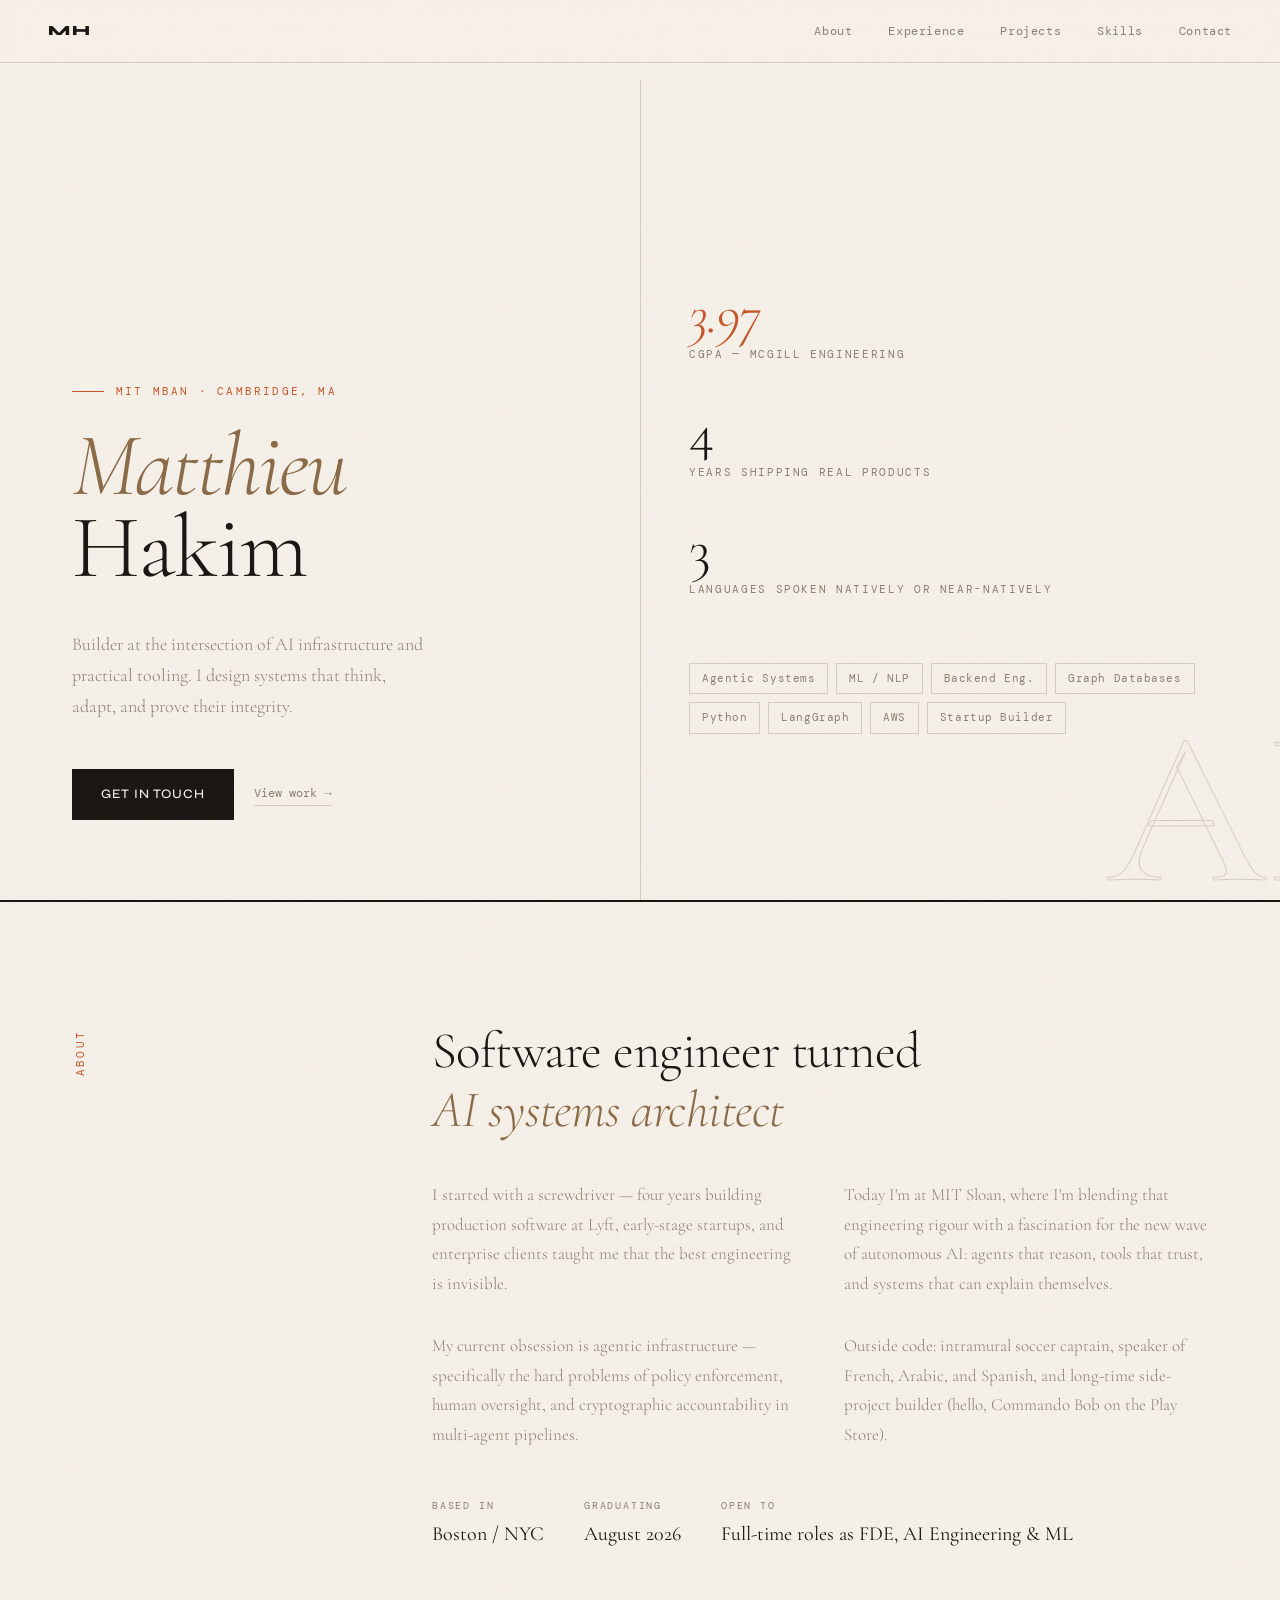
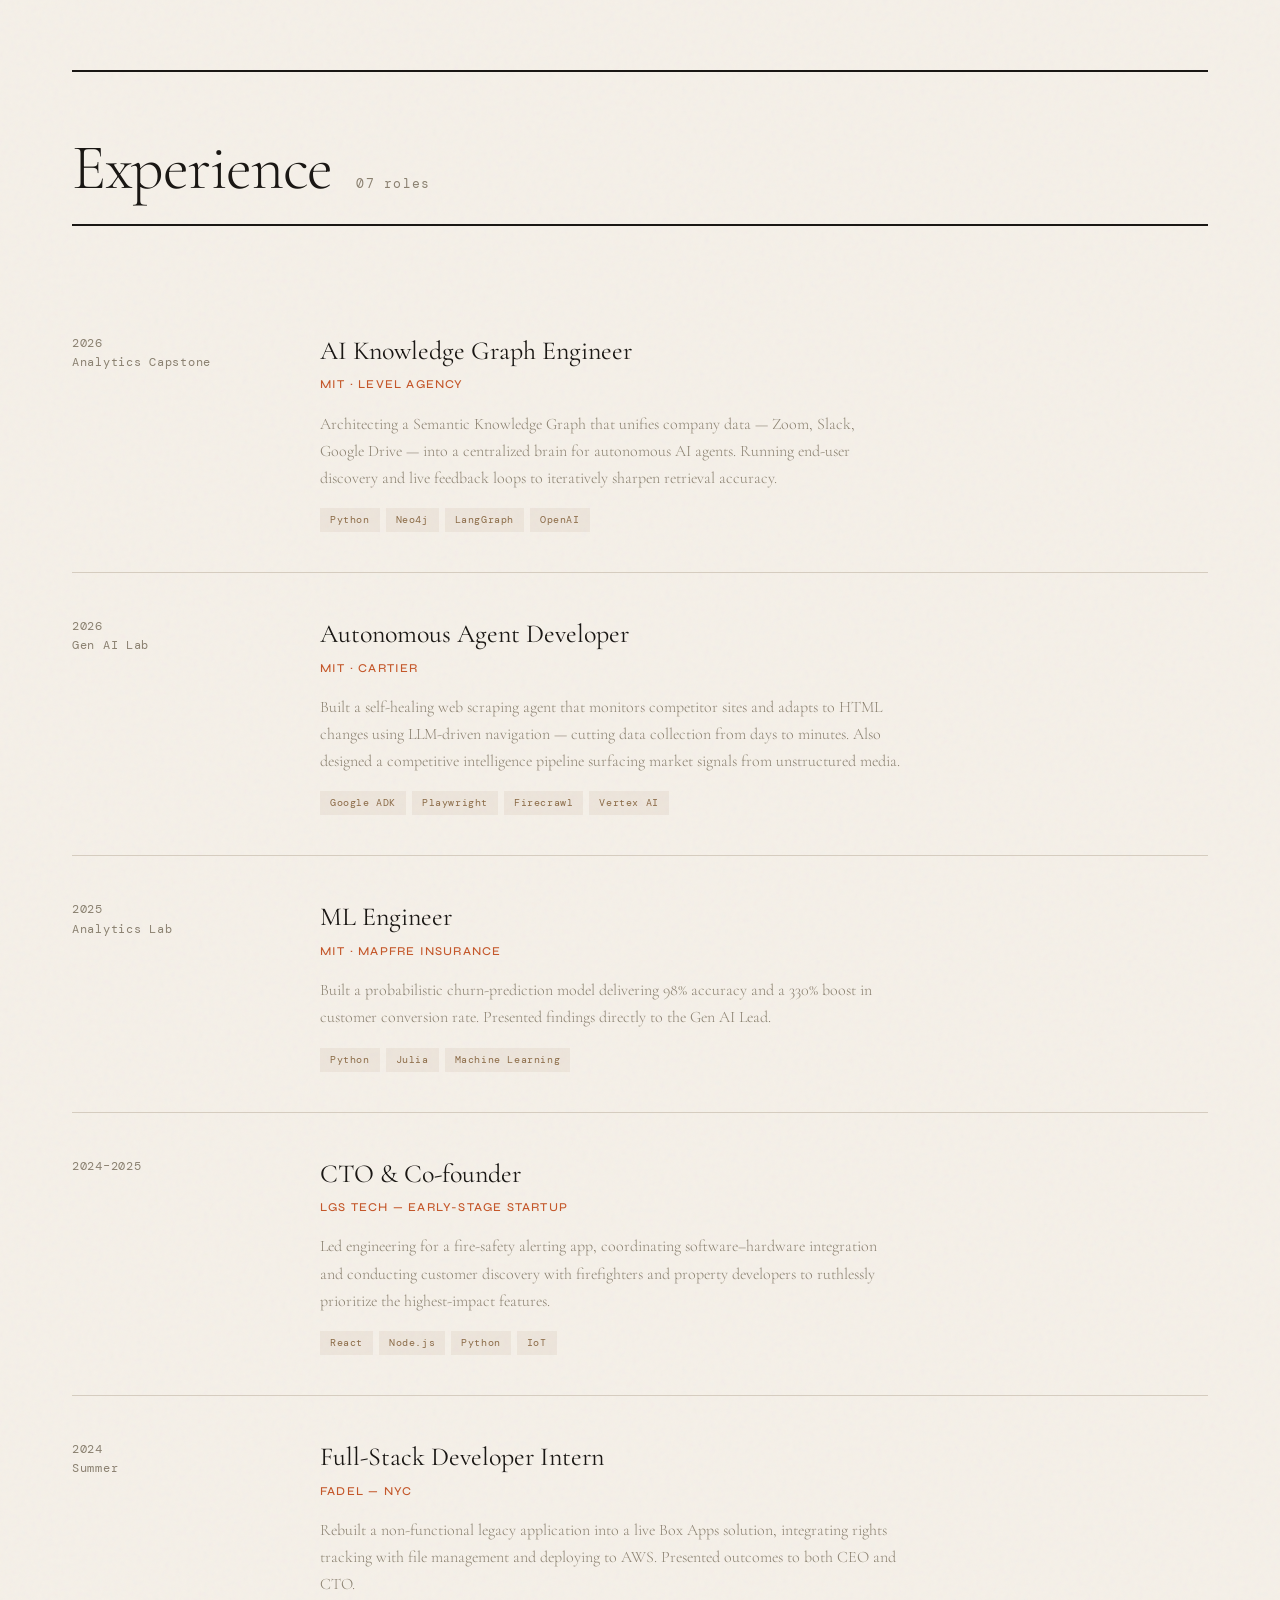
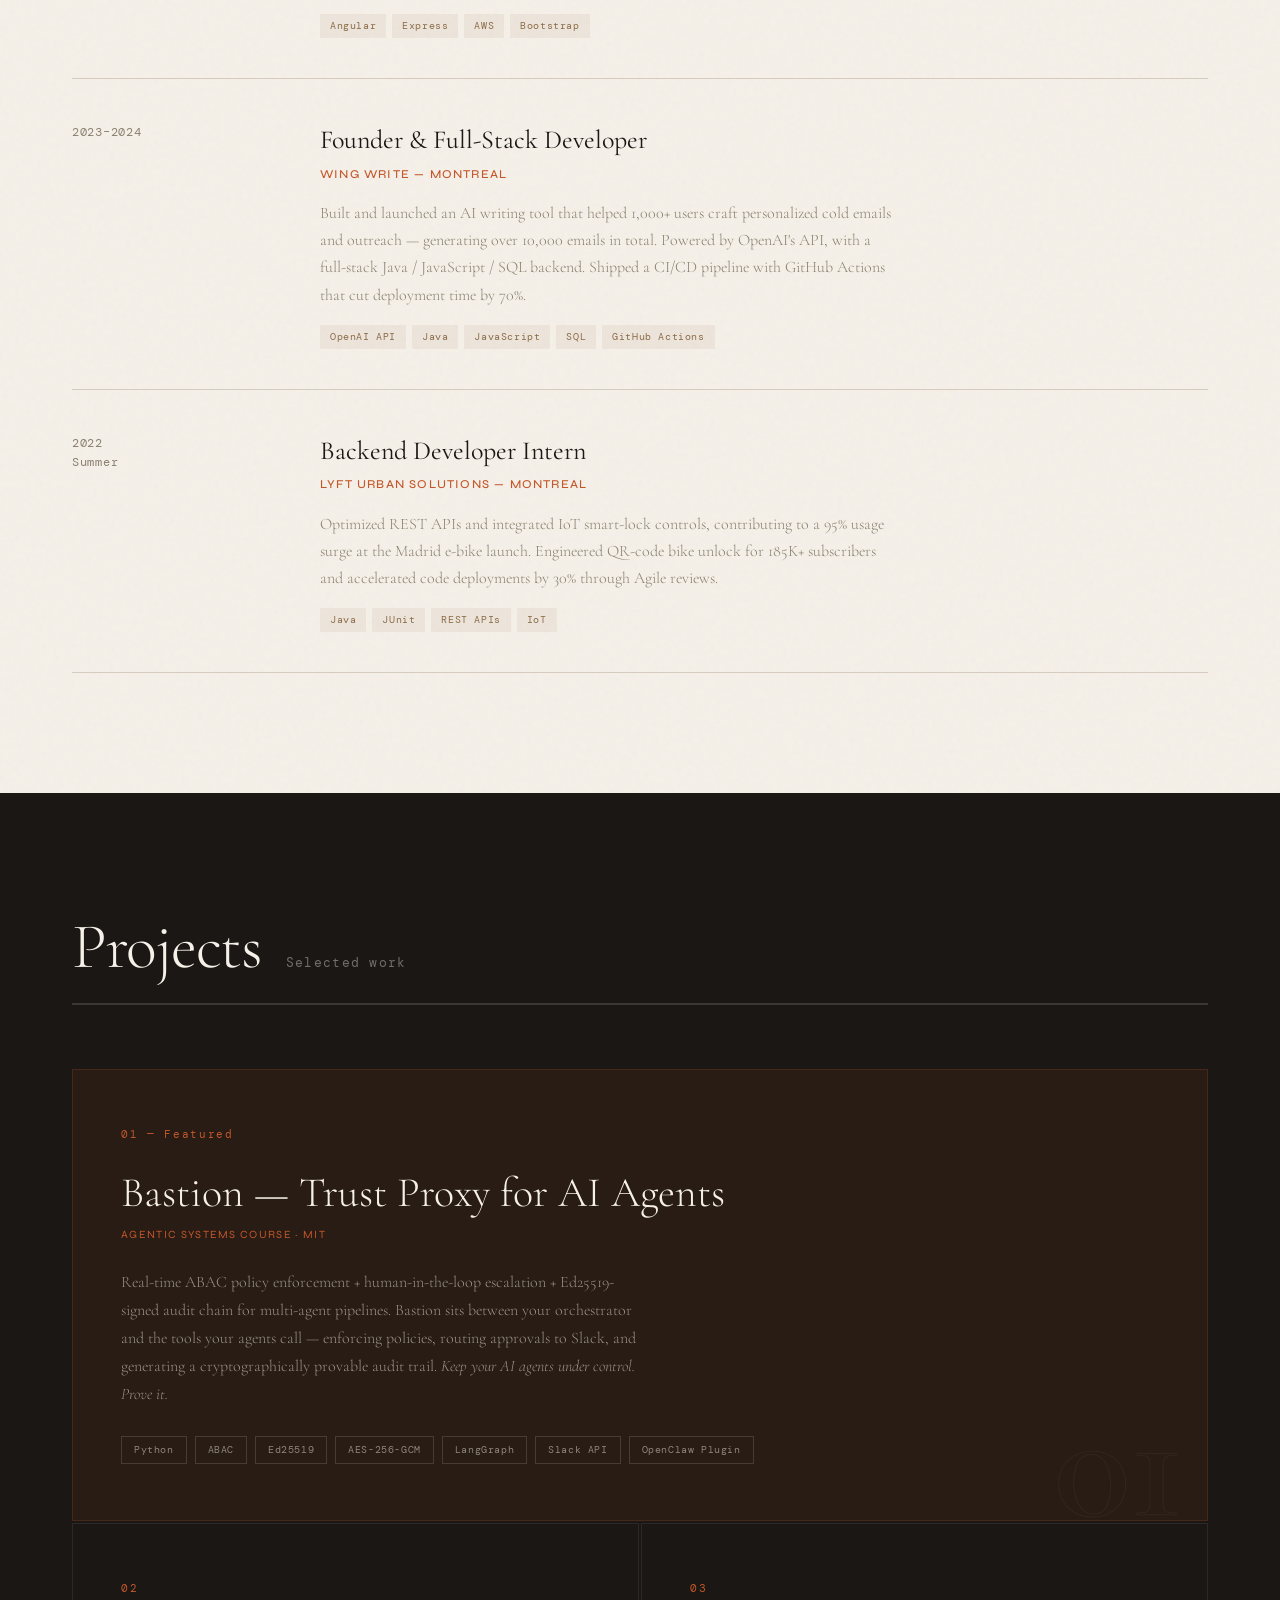
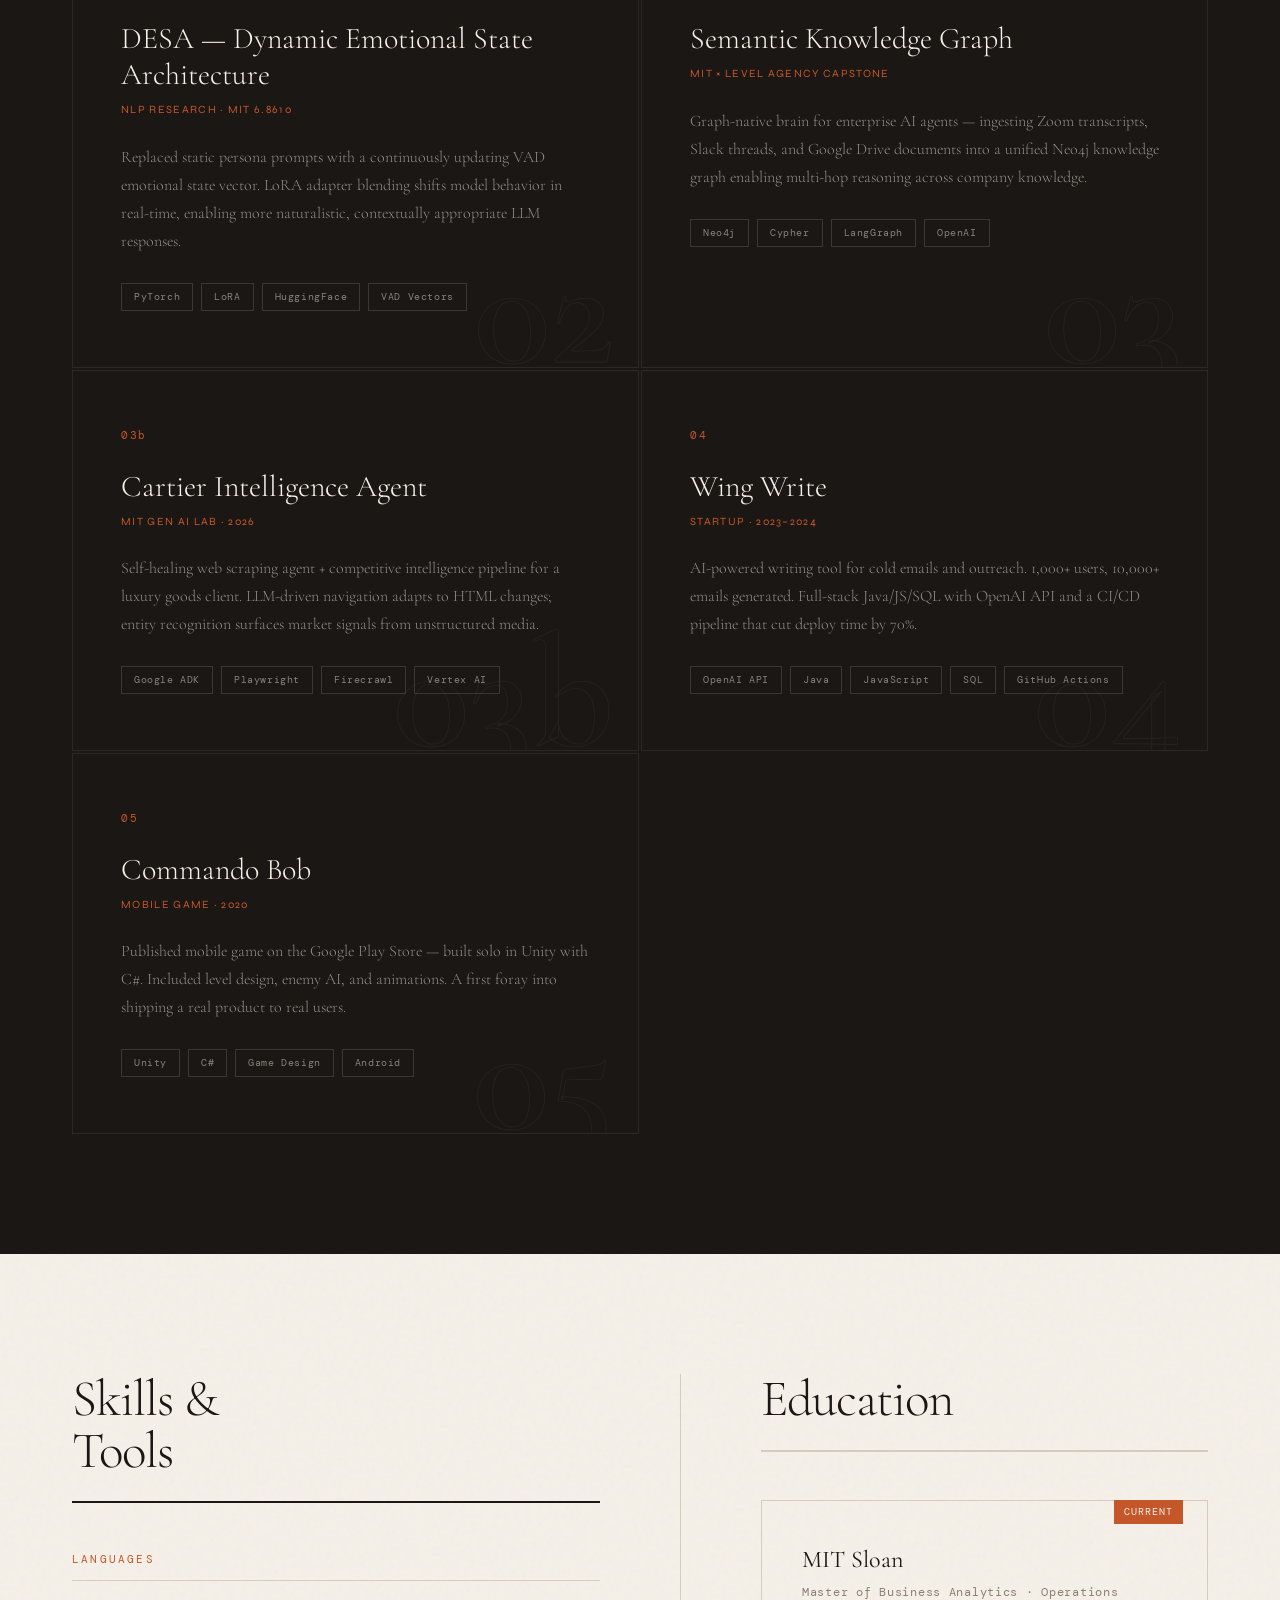
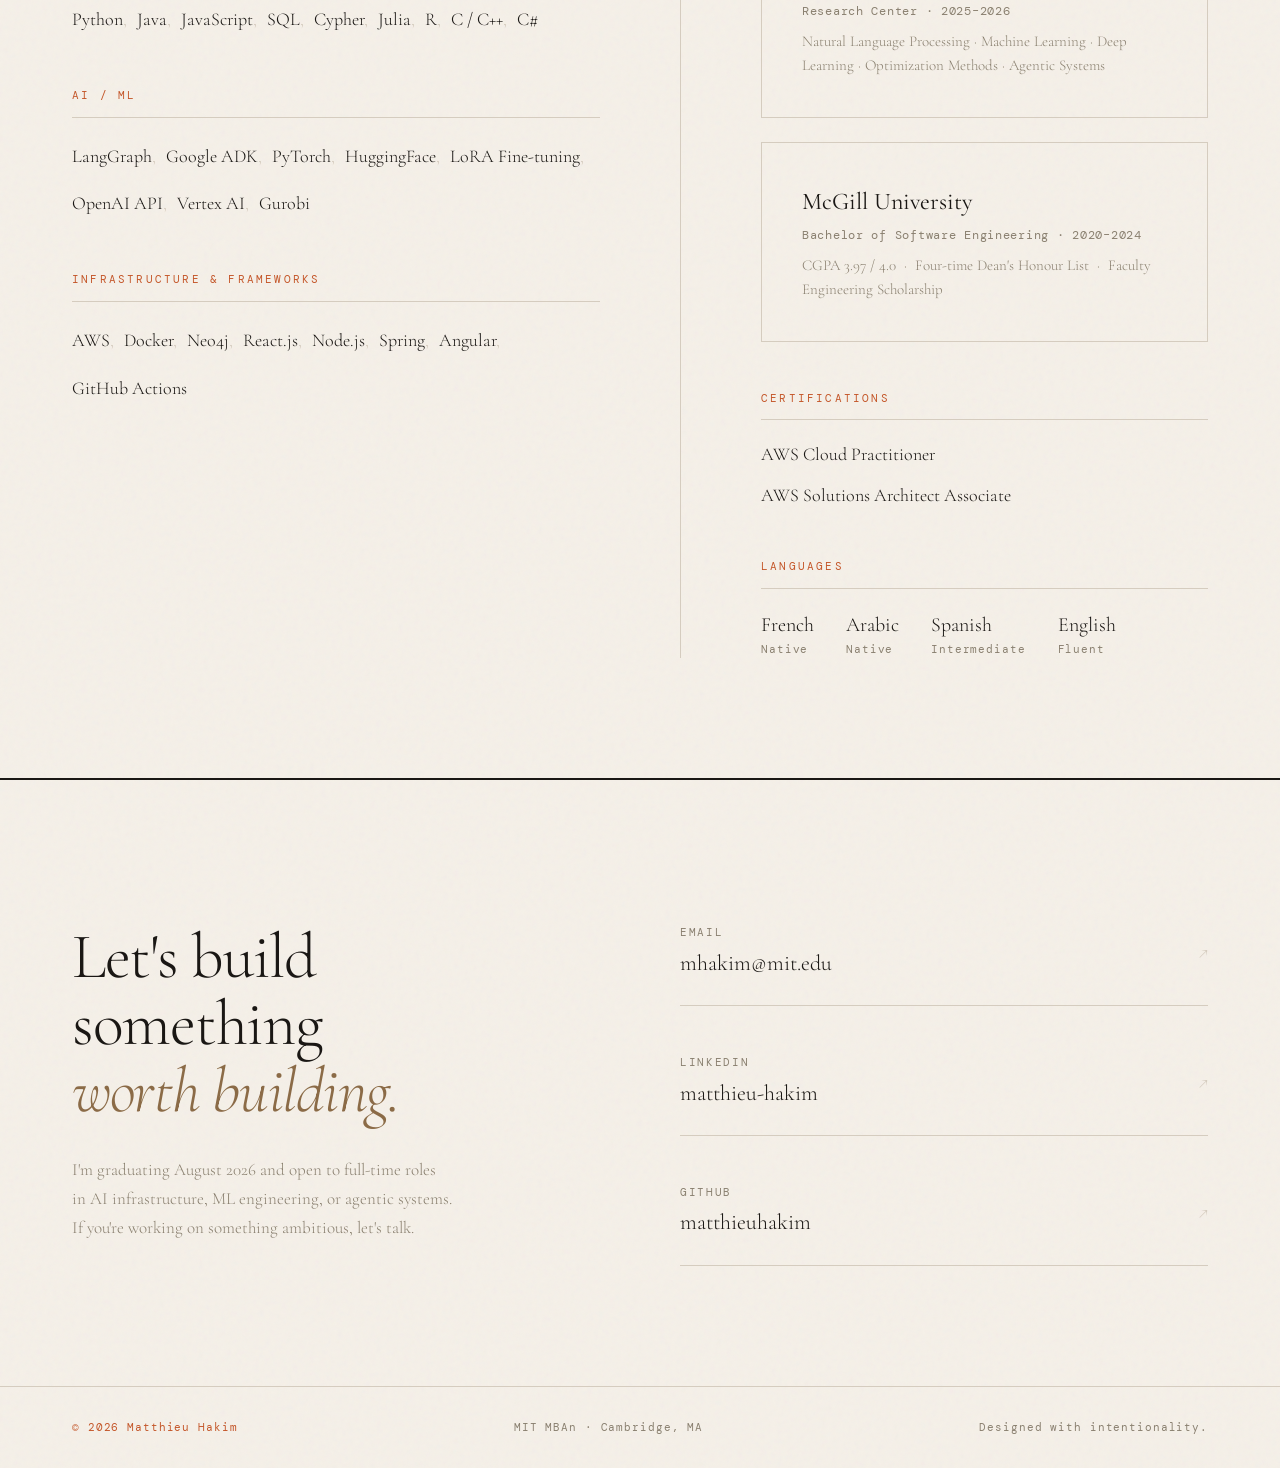
<file: index.html>
<!DOCTYPE html>
<html lang="en">
<head>
<meta charset="UTF-8">
<meta name="viewport" content="width=device-width, initial-scale=1.0">
<title>Matthieu Hakim — Builder, Analyst, Engineer</title>
<link rel="preconnect" href="https://fonts.googleapis.com">
<link rel="preconnect" href="https://fonts.gstatic.com" crossorigin>
<link href="https://fonts.googleapis.com/css2?family=Cormorant+Garamond:ital,wght@0,300;0,400;0,600;1,300;1,400&family=DM+Mono:wght@300;400&family=Syne:wght@400;500;700;800&display=swap" rel="stylesheet">

<style>
  /* ─── Reset & Base ─────────────────────────────── */
  *, *::before, *::after { box-sizing: border-box; margin: 0; padding: 0; }

  :root {
    --cream:   #F5F0E8;
    --ink:     #1A1714;
    --warm:    #8B6B47;
    --rust:    #C4572A;
    --muted:   #8A8070;
    --rule:    #D5CCBF;
    --serif:   'Cormorant Garamond', Georgia, serif;
    --sans:    'Syne', sans-serif;
    --mono:    'DM Mono', monospace;
  }

  html { scroll-behavior: smooth; }

  body {
    background: var(--cream);
    color: var(--ink);
    font-family: var(--serif);
    font-size: 18px;
    line-height: 1.6;
    overflow-x: hidden;
    /* grain texture */
    background-image: url("data:image/svg+xml,%3Csvg viewBox='0 0 256 256' xmlns='http://www.w3.org/2000/svg'%3E%3Cfilter id='noise'%3E%3CfeTurbulence type='fractalNoise' baseFrequency='0.9' numOctaves='4' stitchTiles='stitch'/%3E%3C/filter%3E%3Crect width='100%25' height='100%25' filter='url(%23noise)' opacity='0.04'/%3E%3C/svg%3E");
  }

  /* ─── Utility ───────────────────────────────────── */
  .rule { border: none; border-top: 1px solid var(--rule); }
  .rule-heavy { border: none; border-top: 2px solid var(--ink); }

  a { color: inherit; text-decoration: none; }
  a:hover { color: var(--rust); }

  /* ─── Page Load Animation ───────────────────────── */
  @keyframes fadeUp {
    from { opacity: 0; transform: translateY(24px); }
    to   { opacity: 1; transform: translateY(0); }
  }
  .reveal { opacity: 0; animation: fadeUp 0.9s cubic-bezier(.16,1,.3,1) forwards; }
  .d1 { animation-delay: 0.1s; }
  .d2 { animation-delay: 0.25s; }
  .d3 { animation-delay: 0.4s; }
  .d4 { animation-delay: 0.55s; }
  .d5 { animation-delay: 0.7s; }

  /* ─── Nav ───────────────────────────────────────── */
  nav {
    position: fixed;
    top: 0; left: 0; right: 0;
    z-index: 100;
    display: flex;
    justify-content: space-between;
    align-items: center;
    padding: 20px 48px;
    background: rgba(245,240,232,0.88);
    backdrop-filter: blur(12px);
    border-bottom: 1px solid var(--rule);
  }
  .nav-logo {
    font-family: var(--sans);
    font-weight: 800;
    font-size: 14px;
    letter-spacing: 0.12em;
    text-transform: uppercase;
  }
  .nav-links {
    display: flex;
    gap: 36px;
    font-family: var(--mono);
    font-size: 12px;
    letter-spacing: 0.05em;
  }
  .nav-links a {
    color: var(--muted);
    transition: color 0.2s;
  }
  .nav-links a:hover { color: var(--ink); }

  /* ─── Hero ──────────────────────────────────────── */
  #hero {
    min-height: 100vh;
    display: grid;
    grid-template-columns: 1fr 1fr;
    padding-top: 80px;
    position: relative;
    overflow: hidden;
  }

  .hero-left {
    display: flex;
    flex-direction: column;
    justify-content: flex-end;
    padding: 80px 48px 80px 72px;
  }

  .hero-eyebrow {
    font-family: var(--mono);
    font-size: 11px;
    letter-spacing: 0.2em;
    text-transform: uppercase;
    color: var(--rust);
    margin-bottom: 24px;
    display: flex;
    align-items: center;
    gap: 12px;
  }
  .hero-eyebrow::before {
    content: '';
    display: block;
    width: 32px;
    height: 1px;
    background: var(--rust);
  }

  .hero-name {
    font-family: var(--serif);
    font-weight: 300;
    font-size: clamp(72px, 7vw, 110px);
    line-height: 0.92;
    letter-spacing: -0.02em;
    margin-bottom: 40px;
  }
  .hero-name em {
    font-style: italic;
    color: var(--warm);
  }

  .hero-desc {
    font-size: 18px;
    line-height: 1.7;
    color: var(--muted);
    max-width: 360px;
    margin-bottom: 48px;
    font-weight: 300;
  }

  .hero-ctas {
    display: flex;
    gap: 20px;
    align-items: center;
  }
  .btn-primary {
    font-family: var(--sans);
    font-size: 13px;
    font-weight: 500;
    letter-spacing: 0.08em;
    text-transform: uppercase;
    padding: 14px 28px;
    background: var(--ink);
    color: var(--cream);
    border: 1px solid var(--ink);
    transition: all 0.25s;
  }
  .btn-primary:hover {
    background: var(--rust);
    border-color: var(--rust);
    color: var(--cream);
  }
  .btn-ghost {
    font-family: var(--mono);
    font-size: 12px;
    color: var(--muted);
    border-bottom: 1px solid var(--rule);
    padding-bottom: 2px;
    transition: color 0.2s, border-color 0.2s;
  }
  .btn-ghost:hover {
    color: var(--ink);
    border-color: var(--ink);
  }

  .hero-right {
    position: relative;
    display: flex;
    flex-direction: column;
    justify-content: center;
    padding: 120px 72px 80px 48px;
    border-left: 1px solid var(--rule);
  }

  .hero-stats {
    display: flex;
    flex-direction: column;
    gap: 40px;
    margin-bottom: 64px;
  }

  .stat-item {}
  .stat-number {
    font-family: var(--serif);
    font-weight: 300;
    font-size: 56px;
    line-height: 1;
    letter-spacing: -0.02em;
    color: var(--ink);
  }
  .stat-number span { color: var(--rust); font-style: italic; }
  .stat-label {
    font-family: var(--mono);
    font-size: 11px;
    letter-spacing: 0.15em;
    text-transform: uppercase;
    color: var(--muted);
    margin-top: 4px;
  }

  .hero-tags {
    display: flex;
    flex-wrap: wrap;
    gap: 8px;
  }
  .tag {
    font-family: var(--mono);
    font-size: 11px;
    letter-spacing: 0.05em;
    padding: 6px 12px;
    border: 1px solid var(--rule);
    color: var(--muted);
    transition: all 0.2s;
  }
  .tag:hover {
    border-color: var(--warm);
    color: var(--warm);
  }

  /* large rotated text watermark */
  .hero-watermark {
    position: absolute;
    bottom: -20px;
    right: -60px;
    font-family: var(--serif);
    font-weight: 600;
    font-size: 220px;
    color: transparent;
    -webkit-text-stroke: 1px var(--rule);
    line-height: 1;
    pointer-events: none;
    user-select: none;
    z-index: 0;
  }

  /* ─── About Section ─────────────────────────────── */
  #about {
    padding: 120px 72px;
    display: grid;
    grid-template-columns: 280px 1fr;
    gap: 80px;
    border-top: 2px solid var(--ink);
  }

  .section-label {
    font-family: var(--mono);
    font-size: 11px;
    letter-spacing: 0.2em;
    text-transform: uppercase;
    color: var(--rust);
    writing-mode: vertical-rl;
    transform: rotate(180deg);
    align-self: start;
    height: fit-content;
    margin-top: 8px;
  }

  .about-content {}
  .about-headline {
    font-family: var(--serif);
    font-size: clamp(36px, 4vw, 56px);
    font-weight: 300;
    line-height: 1.15;
    margin-bottom: 40px;
    letter-spacing: -0.01em;
  }
  .about-headline em { font-style: italic; color: var(--warm); }

  .about-body {
    display: grid;
    grid-template-columns: 1fr 1fr;
    gap: 32px 48px;
    font-size: 17px;
    line-height: 1.75;
    color: var(--muted);
    font-weight: 300;
  }

  .about-detail {
    margin-top: 48px;
    display: flex;
    gap: 40px;
  }
  .detail-item {
    display: flex;
    flex-direction: column;
    gap: 4px;
  }
  .detail-label {
    font-family: var(--mono);
    font-size: 10px;
    letter-spacing: 0.18em;
    text-transform: uppercase;
    color: var(--muted);
  }
  .detail-value {
    font-family: var(--serif);
    font-size: 20px;
    font-weight: 400;
  }

  /* ─── Experience Section ────────────────────────── */
  #experience {
    padding: 0 72px 120px;
  }

  .section-header {
    display: flex;
    align-items: baseline;
    gap: 24px;
    margin-bottom: 64px;
    padding-bottom: 24px;
    border-bottom: 2px solid var(--ink);
  }
  .section-title {
    font-family: var(--serif);
    font-size: clamp(42px, 5vw, 72px);
    font-weight: 300;
    letter-spacing: -0.02em;
    line-height: 1;
  }
  .section-count {
    font-family: var(--mono);
    font-size: 13px;
    color: var(--muted);
    letter-spacing: 0.1em;
  }

  .exp-grid {
    display: grid;
    gap: 0;
  }

  .exp-item {
    display: grid;
    grid-template-columns: 200px 1fr auto;
    gap: 0 48px;
    padding: 40px 0;
    border-bottom: 1px solid var(--rule);
    position: relative;
    transition: background 0.2s;
    cursor: default;
  }
  .exp-item:hover { background: rgba(139,107,71,0.03); }
  .exp-item:hover .exp-arrow { opacity: 1; transform: translateX(0); }

  .exp-period {
    font-family: var(--mono);
    font-size: 12px;
    color: var(--muted);
    letter-spacing: 0.06em;
    padding-top: 4px;
  }

  .exp-body {}
  .exp-role {
    font-family: var(--serif);
    font-size: 26px;
    font-weight: 400;
    margin-bottom: 4px;
  }
  .exp-company {
    font-family: var(--sans);
    font-size: 12px;
    font-weight: 500;
    letter-spacing: 0.1em;
    text-transform: uppercase;
    color: var(--rust);
    margin-bottom: 16px;
  }
  .exp-desc {
    font-size: 16px;
    line-height: 1.7;
    color: var(--muted);
    font-weight: 300;
    max-width: 580px;
  }
  .exp-tags {
    display: flex;
    flex-wrap: wrap;
    gap: 6px;
    margin-top: 16px;
  }
  .exp-tag {
    font-family: var(--mono);
    font-size: 10px;
    letter-spacing: 0.06em;
    padding: 4px 10px;
    background: rgba(139,107,71,0.08);
    color: var(--warm);
  }

  .exp-arrow {
    font-size: 22px;
    color: var(--rule);
    align-self: center;
    opacity: 0;
    transform: translateX(-8px);
    transition: all 0.3s;
  }

  /* ─── Projects / Highlight ───────────────────────── */
  #projects {
    padding: 120px 72px;
    background: var(--ink);
    color: var(--cream);
    border-top: 2px solid var(--ink);
  }

  #projects .section-title { color: var(--cream); }
  #projects .section-count { color: rgba(245,240,232,0.4); }
  #projects .section-header { border-bottom-color: rgba(245,240,232,0.15); }

  .projects-grid {
    display: grid;
    grid-template-columns: 1fr 1fr;
    gap: 2px;
  }

  .project-card {
    padding: 56px 48px;
    border: 1px solid rgba(245,240,232,0.08);
    position: relative;
    overflow: hidden;
    transition: background 0.3s;
    cursor: default;
  }
  .project-card:hover { background: rgba(245,240,232,0.03); }
  .project-card.featured {
    grid-column: span 2;
    background: rgba(196,87,42,0.08);
    border-color: rgba(196,87,42,0.2);
  }

  .project-num {
    font-family: var(--mono);
    font-size: 11px;
    letter-spacing: 0.15em;
    color: var(--rust);
    margin-bottom: 24px;
  }
  .project-title {
    font-family: var(--serif);
    font-size: 30px;
    font-weight: 300;
    margin-bottom: 8px;
    line-height: 1.2;
    color: var(--cream);
  }
  .project-card.featured .project-title {
    font-size: 42px;
  }
  .project-org {
    font-family: var(--sans);
    font-size: 11px;
    letter-spacing: 0.12em;
    text-transform: uppercase;
    color: var(--rust);
    margin-bottom: 24px;
  }
  .project-desc {
    font-size: 16px;
    line-height: 1.75;
    color: rgba(245,240,232,0.55);
    font-weight: 300;
    max-width: 520px;
  }
  .project-stack {
    display: flex;
    flex-wrap: wrap;
    gap: 8px;
    margin-top: 28px;
  }
  .stack-pill {
    font-family: var(--mono);
    font-size: 10px;
    letter-spacing: 0.06em;
    padding: 5px 12px;
    border: 1px solid rgba(245,240,232,0.15);
    color: rgba(245,240,232,0.5);
  }

  .project-bg-num {
    position: absolute;
    bottom: -24px;
    right: 24px;
    font-family: var(--serif);
    font-weight: 600;
    font-size: 160px;
    color: transparent;
    -webkit-text-stroke: 1px rgba(245,240,232,0.05);
    line-height: 1;
    pointer-events: none;
    user-select: none;
  }

  /* ─── Skills ────────────────────────────────────── */
  #skills {
    padding: 120px 72px;
    display: grid;
    grid-template-columns: 1fr 1fr;
    gap: 0 80px;
  }

  .skills-left {}
  .skills-right { border-left: 1px solid var(--rule); padding-left: 80px; }

  .skill-category {
    margin-bottom: 48px;
  }
  .skill-cat-title {
    font-family: var(--mono);
    font-size: 11px;
    letter-spacing: 0.2em;
    text-transform: uppercase;
    color: var(--rust);
    margin-bottom: 20px;
    padding-bottom: 12px;
    border-bottom: 1px solid var(--rule);
  }
  .skill-list {
    display: flex;
    flex-wrap: wrap;
    gap: 10px;
  }
  .skill-chip {
    font-family: var(--serif);
    font-size: 18px;
    font-weight: 300;
    color: var(--ink);
    padding: 4px 0;
    border-bottom: 1px solid transparent;
    transition: border-color 0.2s, color 0.2s;
    cursor: default;
  }
  .skill-chip:hover {
    border-color: var(--warm);
    color: var(--warm);
  }
  .skill-chip::after { content: ', '; color: var(--rule); }
  .skill-chip:last-child::after { content: ''; }

  .education-block {
    padding: 40px;
    border: 1px solid var(--rule);
    margin-top: 48px;
    position: relative;
  }
  .edu-school {
    font-family: var(--serif);
    font-size: 24px;
    font-weight: 400;
    margin-bottom: 4px;
  }
  .edu-degree {
    font-family: var(--mono);
    font-size: 12px;
    letter-spacing: 0.06em;
    color: var(--muted);
    margin-bottom: 8px;
  }
  .edu-detail {
    font-size: 15px;
    color: var(--muted);
    font-weight: 300;
  }
  .edu-badge {
    position: absolute;
    top: -1px;
    right: 24px;
    background: var(--rust);
    color: var(--cream);
    font-family: var(--mono);
    font-size: 10px;
    letter-spacing: 0.1em;
    text-transform: uppercase;
    padding: 4px 10px;
  }

  /* ─── Contact ───────────────────────────────────── */
  #contact {
    padding: 120px 72px;
    border-top: 2px solid var(--ink);
    display: grid;
    grid-template-columns: 1fr 1fr;
    gap: 80px;
    align-items: center;
  }

  .contact-left {}
  .contact-headline {
    font-family: var(--serif);
    font-size: clamp(48px, 5vw, 80px);
    font-weight: 300;
    line-height: 1.05;
    letter-spacing: -0.02em;
    margin-bottom: 32px;
  }
  .contact-headline em { font-style: italic; color: var(--warm); }

  .contact-sub {
    font-size: 17px;
    color: var(--muted);
    font-weight: 300;
    line-height: 1.7;
    max-width: 380px;
  }

  .contact-right {
    display: flex;
    flex-direction: column;
    gap: 24px;
  }
  .contact-link {
    display: flex;
    align-items: center;
    justify-content: space-between;
    padding: 24px 0;
    border-bottom: 1px solid var(--rule);
    transition: padding 0.2s;
    group: true;
  }
  .contact-link:hover { padding-left: 8px; }
  .contact-link-label {
    font-family: var(--mono);
    font-size: 11px;
    letter-spacing: 0.15em;
    text-transform: uppercase;
    color: var(--muted);
    margin-bottom: 4px;
  }
  .contact-link-value {
    font-family: var(--serif);
    font-size: 22px;
    font-weight: 300;
  }
  .contact-link-arrow { font-size: 18px; color: var(--rule); }
  .contact-link:hover .contact-link-arrow { color: var(--rust); }

  /* ─── Footer ────────────────────────────────────── */
  footer {
    padding: 32px 72px;
    border-top: 1px solid var(--rule);
    display: flex;
    justify-content: space-between;
    align-items: center;
    font-family: var(--mono);
    font-size: 11px;
    color: var(--muted);
    letter-spacing: 0.08em;
  }
  footer span:first-child { color: var(--rust); }

  /* ─── Responsive ────────────────────────────────── */
  @media (max-width: 900px) {
    nav { padding: 16px 24px; }
    .nav-links { display: none; }

    #hero { grid-template-columns: 1fr; }
    .hero-left { padding: 100px 24px 48px; }
    .hero-right { border-left: none; border-top: 1px solid var(--rule); padding: 48px 24px; }
    .hero-stats { flex-direction: row; gap: 32px; }
    .hero-watermark { display: none; }

    #about { grid-template-columns: 1fr; padding: 80px 24px; gap: 32px; }
    .section-label { writing-mode: horizontal-tb; transform: none; }
    .about-body { grid-template-columns: 1fr; }

    #experience { padding: 0 24px 80px; }
    .exp-item { grid-template-columns: 1fr; gap: 8px; }
    .exp-period { padding-top: 0; }
    .exp-arrow { display: none; }

    #projects { padding: 80px 24px; }
    .projects-grid { grid-template-columns: 1fr; }
    .project-card.featured { grid-column: span 1; }

    #skills { grid-template-columns: 1fr; padding: 80px 24px; gap: 0; }
    .skills-right { border-left: none; border-top: 1px solid var(--rule); padding-left: 0; padding-top: 48px; margin-top: 48px; }

    #contact { grid-template-columns: 1fr; padding: 80px 24px; gap: 48px; }
    footer { padding: 24px; flex-direction: column; gap: 8px; text-align: center; }
  }
</style>
</head>
<body>

<!-- ── Navigation ─────────────────────────────── -->
<nav>
  <div class="nav-logo">MH</div>
  <div class="nav-links">
    <a href="#about">About</a>
    <a href="#experience">Experience</a>
    <a href="#projects">Projects</a>
    <a href="#skills">Skills</a>
    <a href="#contact">Contact</a>
  </div>
</nav>

<!-- ── Hero ───────────────────────────────────── -->
<section id="hero">
  <div class="hero-left">
    <div class="hero-eyebrow reveal d1">MIT MBAn · Cambridge, MA</div>
    <h1 class="hero-name reveal d2">
      <span style="display:block;"><em>Matthieu</em></span>
      <span style="display:block;">Hakim</span>
    </h1>
    <p class="hero-desc reveal d3">
      Builder at the intersection of AI infrastructure and practical tooling. I design systems that think, adapt, and prove their integrity.
    </p>
    <div class="hero-ctas reveal d4">
      <a href="#contact" class="btn-primary">Get in touch</a>
      <a href="#experience" class="btn-ghost">View work →</a>
    </div>
  </div>

  <div class="hero-right">
    <div class="hero-stats reveal d3">
      <div class="stat-item">
        <div class="stat-number"><span>3.97</span></div>
        <div class="stat-label">CGPA — McGill Engineering</div>
      </div>
      <div class="stat-item">
        <div class="stat-number">4</div>
        <div class="stat-label">Years shipping real products</div>
      </div>
      <div class="stat-item">
        <div class="stat-number">3</div>
        <div class="stat-label">Languages spoken natively or near-natively</div>
      </div>
    </div>
    <div class="hero-tags reveal d4">
      <span class="tag">Agentic Systems</span>
      <span class="tag">ML / NLP</span>
      <span class="tag">Backend Eng.</span>
      <span class="tag">Graph Databases</span>
      <span class="tag">Python</span>
      <span class="tag">LangGraph</span>
      <span class="tag">AWS</span>
      <span class="tag">Startup Builder</span>
    </div>
    <div class="hero-watermark" aria-hidden="true">AI</div>
  </div>
</section>

<!-- ── About ──────────────────────────────────── -->
<section id="about">
  <div class="section-label">About</div>

  <div class="about-content">
    <h2 class="about-headline">
      Software engineer turned<br><em>AI systems architect</em>
    </h2>
    <div class="about-body">
      <p>
        I started with a screwdriver — four years building production software at Lyft, early-stage startups, and enterprise clients taught me that the best engineering is invisible.
      </p>
      <p>
        Today I'm at MIT Sloan, where I'm blending that engineering rigour with a fascination for the new wave of autonomous AI: agents that reason, tools that trust, and systems that can explain themselves.
      </p>
      <p>
        My current obsession is agentic infrastructure — specifically the hard problems of policy enforcement, human oversight, and cryptographic accountability in multi-agent pipelines.
      </p>
      <p>
        Outside code: intramural soccer captain, speaker of French, Arabic, and Spanish, and long-time side-project builder (hello, Commando Bob on the Play Store).
      </p>
    </div>
    <div class="about-detail">
      <div class="detail-item">
        <span class="detail-label">Based in</span>
        <span class="detail-value">Boston / NYC</span>
      </div>
      <div class="detail-item">
        <span class="detail-label">Graduating</span>
        <span class="detail-value">August 2026</span>
      </div>
      <div class="detail-item">
        <span class="detail-label">Open to</span>
        <span class="detail-value">Full-time roles as FDE, AI Engineering &amp; ML</span>
      </div>
    </div>
  </div>
</section>

<!-- ── Experience ─────────────────────────────── -->
<section id="experience">
  <hr class="rule-heavy" style="margin-bottom:64px;">
  <div class="section-header">
    <h2 class="section-title">Experience</h2>
    <span class="section-count">07 roles</span>
  </div>

  <div class="exp-grid">

    <div class="exp-item">
      <div class="exp-period">2026<br>Analytics Capstone</div>
      <div class="exp-body">
        <div class="exp-role">AI Knowledge Graph Engineer</div>
        <div class="exp-company">MIT · Level Agency</div>
        <div class="exp-desc">Architecting a Semantic Knowledge Graph that unifies company data — Zoom, Slack, Google Drive — into a centralized brain for autonomous AI agents. Running end-user discovery and live feedback loops to iteratively sharpen retrieval accuracy.</div>
        <div class="exp-tags">
          <span class="exp-tag">Python</span>
          <span class="exp-tag">Neo4j</span>
          <span class="exp-tag">LangGraph</span>
          <span class="exp-tag">OpenAI</span>
        </div>
      </div>
      <div class="exp-arrow">→</div>
    </div>

    <div class="exp-item">
      <div class="exp-period">2026<br>Gen AI Lab</div>
      <div class="exp-body">
        <div class="exp-role">Autonomous Agent Developer</div>
        <div class="exp-company">MIT · Cartier</div>
        <div class="exp-desc">Built a self-healing web scraping agent that monitors competitor sites and adapts to HTML changes using LLM-driven navigation — cutting data collection from days to minutes. Also designed a competitive intelligence pipeline surfacing market signals from unstructured media.</div>
        <div class="exp-tags">
          <span class="exp-tag">Google ADK</span>
          <span class="exp-tag">Playwright</span>
          <span class="exp-tag">Firecrawl</span>
          <span class="exp-tag">Vertex AI</span>
        </div>
      </div>
      <div class="exp-arrow">→</div>
    </div>

    <div class="exp-item">
      <div class="exp-period">2025<br>Analytics Lab</div>
      <div class="exp-body">
        <div class="exp-role">ML Engineer</div>
        <div class="exp-company">MIT · MAPFRE Insurance</div>
        <div class="exp-desc">Built a probabilistic churn-prediction model delivering 98% accuracy and a 330% boost in customer conversion rate. Presented findings directly to the Gen AI Lead.</div>
        <div class="exp-tags">
          <span class="exp-tag">Python</span>
          <span class="exp-tag">Julia</span>
          <span class="exp-tag">Machine Learning</span>
        </div>
      </div>
      <div class="exp-arrow">→</div>
    </div>

    <div class="exp-item">
      <div class="exp-period">2024–2025</div>
      <div class="exp-body">
        <div class="exp-role">CTO &amp; Co-founder</div>
        <div class="exp-company">LGS Tech — Early-Stage Startup</div>
        <div class="exp-desc">Led engineering for a fire-safety alerting app, coordinating software–hardware integration and conducting customer discovery with firefighters and property developers to ruthlessly prioritize the highest-impact features.</div>
        <div class="exp-tags">
          <span class="exp-tag">React</span>
          <span class="exp-tag">Node.js</span>
          <span class="exp-tag">Python</span>
          <span class="exp-tag">IoT</span>
        </div>
      </div>
      <div class="exp-arrow">→</div>
    </div>

    <div class="exp-item">
      <div class="exp-period">2024<br>Summer</div>
      <div class="exp-body">
        <div class="exp-role">Full-Stack Developer Intern</div>
        <div class="exp-company">Fadel — NYC</div>
        <div class="exp-desc">Rebuilt a non-functional legacy application into a live Box Apps solution, integrating rights tracking with file management and deploying to AWS. Presented outcomes to both CEO and CTO.</div>
        <div class="exp-tags">
          <span class="exp-tag">Angular</span>
          <span class="exp-tag">Express</span>
          <span class="exp-tag">AWS</span>
          <span class="exp-tag">Bootstrap</span>
        </div>
      </div>
      <div class="exp-arrow">→</div>
    </div>

    <div class="exp-item">
      <div class="exp-period">2023–2024</div>
      <div class="exp-body">
        <div class="exp-role">Founder &amp; Full-Stack Developer</div>
        <div class="exp-company">Wing Write — Montreal</div>
        <div class="exp-desc">Built and launched an AI writing tool that helped 1,000+ users craft personalized cold emails and outreach — generating over 10,000 emails in total. Powered by OpenAI's API, with a full-stack Java / JavaScript / SQL backend. Shipped a CI/CD pipeline with GitHub Actions that cut deployment time by 70%.</div>
        <div class="exp-tags">
          <span class="exp-tag">OpenAI API</span>
          <span class="exp-tag">Java</span>
          <span class="exp-tag">JavaScript</span>
          <span class="exp-tag">SQL</span>
          <span class="exp-tag">GitHub Actions</span>
        </div>
      </div>
      <div class="exp-arrow">→</div>
    </div>

        <div class="exp-item">
      <div class="exp-period">2022<br>Summer</div>
      <div class="exp-body">
        <div class="exp-role">Backend Developer Intern</div>
        <div class="exp-company">Lyft Urban Solutions — Montreal</div>
        <div class="exp-desc">Optimized REST APIs and integrated IoT smart-lock controls, contributing to a 95% usage surge at the Madrid e-bike launch. Engineered QR-code bike unlock for 185K+ subscribers and accelerated code deployments by 30% through Agile reviews.</div>
        <div class="exp-tags">
          <span class="exp-tag">Java</span>
          <span class="exp-tag">JUnit</span>
          <span class="exp-tag">REST APIs</span>
          <span class="exp-tag">IoT</span>
        </div>
      </div>
      <div class="exp-arrow">→</div>
    </div>

  </div>
</section>

<!-- ── Projects ────────────────────────────────── -->
<section id="projects">
  <div class="section-header">
    <h2 class="section-title">Projects</h2>
    <span class="section-count">Selected work</span>
  </div>

  <div class="projects-grid">

    <div class="project-card featured" style="cursor:pointer;" onclick="window.location='projects/bastion.html'">
      <div class="project-num">01 — Featured</div>
      <div class="project-title">Bastion — Trust Proxy for AI Agents</div>
      <div class="project-org">Agentic Systems Course · MIT</div>
      <div class="project-desc">
        Real-time ABAC policy enforcement + human-in-the-loop escalation + Ed25519-signed audit chain for multi-agent pipelines. Bastion sits between your orchestrator and the tools your agents call — enforcing policies, routing approvals to Slack, and generating a cryptographically provable audit trail. <em>Keep your AI agents under control. Prove it.</em>
      </div>
      <div class="project-stack">
        <span class="stack-pill">Python</span>
        <span class="stack-pill">ABAC</span>
        <span class="stack-pill">Ed25519</span>
        <span class="stack-pill">AES-256-GCM</span>
        <span class="stack-pill">LangGraph</span>
        <span class="stack-pill">Slack API</span>
        <span class="stack-pill">OpenClaw Plugin</span>
      </div>
      <div class="project-bg-num">01</div>
    </div>

    <div class="project-card">
      <div class="project-num">02</div>
      <div class="project-title" style="cursor:pointer;" onclick="window.location='projects/desa.html'">DESA — Dynamic Emotional State Architecture</div>
      <div class="project-org">NLP Research · MIT 6.8610</div>
      <div class="project-desc">
        Replaced static persona prompts with a continuously updating VAD emotional state vector. LoRA adapter blending shifts model behavior in real-time, enabling more naturalistic, contextually appropriate LLM responses.
      </div>
      <div class="project-stack">
        <span class="stack-pill">PyTorch</span>
        <span class="stack-pill">LoRA</span>
        <span class="stack-pill">HuggingFace</span>
        <span class="stack-pill">VAD Vectors</span>
      </div>
      <div class="project-bg-num">02</div>
    </div>

    <div class="project-card">
      <div class="project-num">03</div>
      <div class="project-title" style="cursor:pointer;" onclick="window.location='projects/knowledge-graph.html'">Semantic Knowledge Graph</div>
      <div class="project-org">MIT × Level Agency Capstone</div>
      <div class="project-desc">
        Graph-native brain for enterprise AI agents — ingesting Zoom transcripts, Slack threads, and Google Drive documents into a unified Neo4j knowledge graph enabling multi-hop reasoning across company knowledge.
      </div>
      <div class="project-stack">
        <span class="stack-pill">Neo4j</span>
        <span class="stack-pill">Cypher</span>
        <span class="stack-pill">LangGraph</span>
        <span class="stack-pill">OpenAI</span>
      </div>
      <div class="project-bg-num">03</div>
    </div>


    <div class="project-card" onclick="window.location='projects/cartier.html'" style="cursor:pointer;">
      <div class="project-num">03b</div>
      <div class="project-title">Cartier Intelligence Agent</div>
      <div class="project-org">MIT Gen AI Lab · 2026</div>
      <div class="project-desc">
        Self-healing web scraping agent + competitive intelligence pipeline for a luxury goods client. LLM-driven navigation adapts to HTML changes; entity recognition surfaces market signals from unstructured media.
      </div>
      <div class="project-stack">
        <span class="stack-pill">Google ADK</span>
        <span class="stack-pill">Playwright</span>
        <span class="stack-pill">Firecrawl</span>
        <span class="stack-pill">Vertex AI</span>
      </div>
      <div class="project-bg-num">03b</div>
    </div>
    <div class="project-card" style="cursor:pointer;" onclick="window.location='projects/wingwrite.html'">
      <div class="project-num">04</div>
      <div class="project-title">Wing Write</div>
      <div class="project-org">Startup · 2023–2024</div>
      <div class="project-desc">
        AI-powered writing tool for cold emails and outreach. 1,000+ users, 10,000+ emails generated. Full-stack Java/JS/SQL with OpenAI API and a CI/CD pipeline that cut deploy time by 70%.
      </div>
      <div class="project-stack">
        <span class="stack-pill">OpenAI API</span>
        <span class="stack-pill">Java</span>
        <span class="stack-pill">JavaScript</span>
        <span class="stack-pill">SQL</span>
        <span class="stack-pill">GitHub Actions</span>
      </div>
      <div class="project-bg-num">04</div>
    </div>

    <div class="project-card" style="cursor:pointer;" onclick="window.location='projects/commando-bob.html'">
      <div class="project-num">05</div>
      <div class="project-title">Commando Bob</div>
      <div class="project-org">Mobile Game · 2020</div>
      <div class="project-desc">
        Published mobile game on the Google Play Store — built solo in Unity with C#. Included level design, enemy AI, and animations. A first foray into shipping a real product to real users.
      </div>
      <div class="project-stack">
        <span class="stack-pill">Unity</span>
        <span class="stack-pill">C#</span>
        <span class="stack-pill">Game Design</span>
        <span class="stack-pill">Android</span>
      </div>
      <div class="project-bg-num">05</div>
    </div>

  </div>

</section>

<!-- ── Skills ─────────────────────────────────── -->
<section id="skills">
  <div class="skills-left">
    <div class="section-header" style="margin-bottom:48px;">
      <h2 class="section-title" style="font-size:clamp(36px,4vw,60px);">Skills &amp;<br>Tools</h2>
    </div>

    <div class="skill-category">
      <div class="skill-cat-title">Languages</div>
      <div class="skill-list">
        <span class="skill-chip">Python</span>
        <span class="skill-chip">Java</span>
        <span class="skill-chip">JavaScript</span>
        <span class="skill-chip">SQL</span>
        <span class="skill-chip">Cypher</span>
        <span class="skill-chip">Julia</span>
        <span class="skill-chip">R</span>
        <span class="skill-chip">C / C++</span>
        <span class="skill-chip">C#</span>
      </div>
    </div>

    <div class="skill-category">
      <div class="skill-cat-title">AI / ML</div>
      <div class="skill-list">
        <span class="skill-chip">LangGraph</span>
        <span class="skill-chip">Google ADK</span>
        <span class="skill-chip">PyTorch</span>
        <span class="skill-chip">HuggingFace</span>
        <span class="skill-chip">LoRA Fine-tuning</span>
        <span class="skill-chip">OpenAI API</span>
        <span class="skill-chip">Vertex AI</span>
        <span class="skill-chip">Gurobi</span>
      </div>
    </div>

    <div class="skill-category">
      <div class="skill-cat-title">Infrastructure &amp; Frameworks</div>
      <div class="skill-list">
        <span class="skill-chip">AWS</span>
        <span class="skill-chip">Docker</span>
        <span class="skill-chip">Neo4j</span>
        <span class="skill-chip">React.js</span>
        <span class="skill-chip">Node.js</span>
        <span class="skill-chip">Spring</span>
        <span class="skill-chip">Angular</span>
        <span class="skill-chip">GitHub Actions</span>
      </div>
    </div>
  </div>

  <div class="skills-right">
    <div class="section-header" style="margin-bottom:48px;border-bottom-color:var(--rule);">
      <h2 class="section-title" style="font-size:clamp(36px,4vw,60px);">Education</h2>
    </div>

    <div class="education-block">
      <div class="edu-badge">Current</div>
      <div class="edu-school">MIT Sloan</div>
      <div class="edu-degree">Master of Business Analytics · Operations Research Center · 2025–2026</div>
      <div class="edu-detail">Natural Language Processing · Machine Learning · Deep Learning · Optimization Methods · Agentic Systems</div>
    </div>

    <div class="education-block" style="margin-top:24px;">
      <div class="edu-school">McGill University</div>
      <div class="edu-degree">Bachelor of Software Engineering · 2020–2024</div>
      <div class="edu-detail">CGPA 3.97 / 4.0 &nbsp;·&nbsp; Four-time Dean's Honour List &nbsp;·&nbsp; Faculty Engineering Scholarship</div>
    </div>

    <div style="margin-top:48px;">
      <div class="skill-cat-title" style="font-family:var(--mono);font-size:11px;letter-spacing:0.2em;text-transform:uppercase;color:var(--rust);margin-bottom:20px;padding-bottom:12px;border-bottom:1px solid var(--rule);">Certifications</div>
      <div style="display:flex;flex-direction:column;gap:12px;">
        <div style="font-family:var(--serif);font-size:18px;font-weight:300;">AWS Cloud Practitioner</div>
        <div style="font-family:var(--serif);font-size:18px;font-weight:300;">AWS Solutions Architect Associate</div>
      </div>
    </div>

    <div style="margin-top:48px;">
      <div class="skill-cat-title" style="font-family:var(--mono);font-size:11px;letter-spacing:0.2em;text-transform:uppercase;color:var(--rust);margin-bottom:20px;padding-bottom:12px;border-bottom:1px solid var(--rule);">Languages</div>
      <div style="display:flex;gap:32px;">
        <div>
          <div style="font-family:var(--serif);font-size:20px;font-weight:300;">French</div>
          <div style="font-family:var(--mono);font-size:11px;color:var(--muted);letter-spacing:0.08em;">Native</div>
        </div>
        <div>
          <div style="font-family:var(--serif);font-size:20px;font-weight:300;">Arabic</div>
          <div style="font-family:var(--mono);font-size:11px;color:var(--muted);letter-spacing:0.08em;">Native</div>
        </div>
        <div>
          <div style="font-family:var(--serif);font-size:20px;font-weight:300;">Spanish</div>
          <div style="font-family:var(--mono);font-size:11px;color:var(--muted);letter-spacing:0.08em;">Intermediate</div>
        </div>
        <div>
          <div style="font-family:var(--serif);font-size:20px;font-weight:300;">English</div>
          <div style="font-family:var(--mono);font-size:11px;color:var(--muted);letter-spacing:0.08em;">Fluent</div>
        </div>
      </div>
    </div>
  </div>
</section>

<!-- ── Contact ────────────────────────────────── -->
<section id="contact">
  <div class="contact-left">
    <h2 class="contact-headline">
      Let's build<br>something<br><em>worth building.</em>
    </h2>
    <p class="contact-sub">
      I'm graduating August 2026 and open to full-time roles in AI infrastructure, ML engineering, or agentic systems. If you're working on something ambitious, let's talk.
    </p>
  </div>

  <div class="contact-right">
    <a href="mailto:mhakim@mit.edu" class="contact-link">
      <div>
        <div class="contact-link-label">Email</div>
        <div class="contact-link-value">mhakim@mit.edu</div>
      </div>
      <div class="contact-link-arrow">↗</div>
    </a>
    <a href="https://www.linkedin.com/in/matthieu-hakim/" target="_blank" target="_blank" class="contact-link">
      <div>
        <div class="contact-link-label">LinkedIn</div>
        <div class="contact-link-value">matthieu-hakim</div>
      </div>
      <div class="contact-link-arrow">↗</div>
    </a>
    <a href="https://github.com/Matthieuhakim" target="_blank" class="contact-link">
      <div>
        <div class="contact-link-label">GitHub</div>
        <div class="contact-link-value">matthieuhakim</div>
      </div>
      <div class="contact-link-arrow">↗</div>
    </a>

  </div>
</section>

<footer>
  <span>© 2026 Matthieu Hakim</span>
  <span>MIT MBAn · Cambridge, MA</span>
  <span>Designed with intentionality.</span>
</footer>

</body>
</html>
</file>
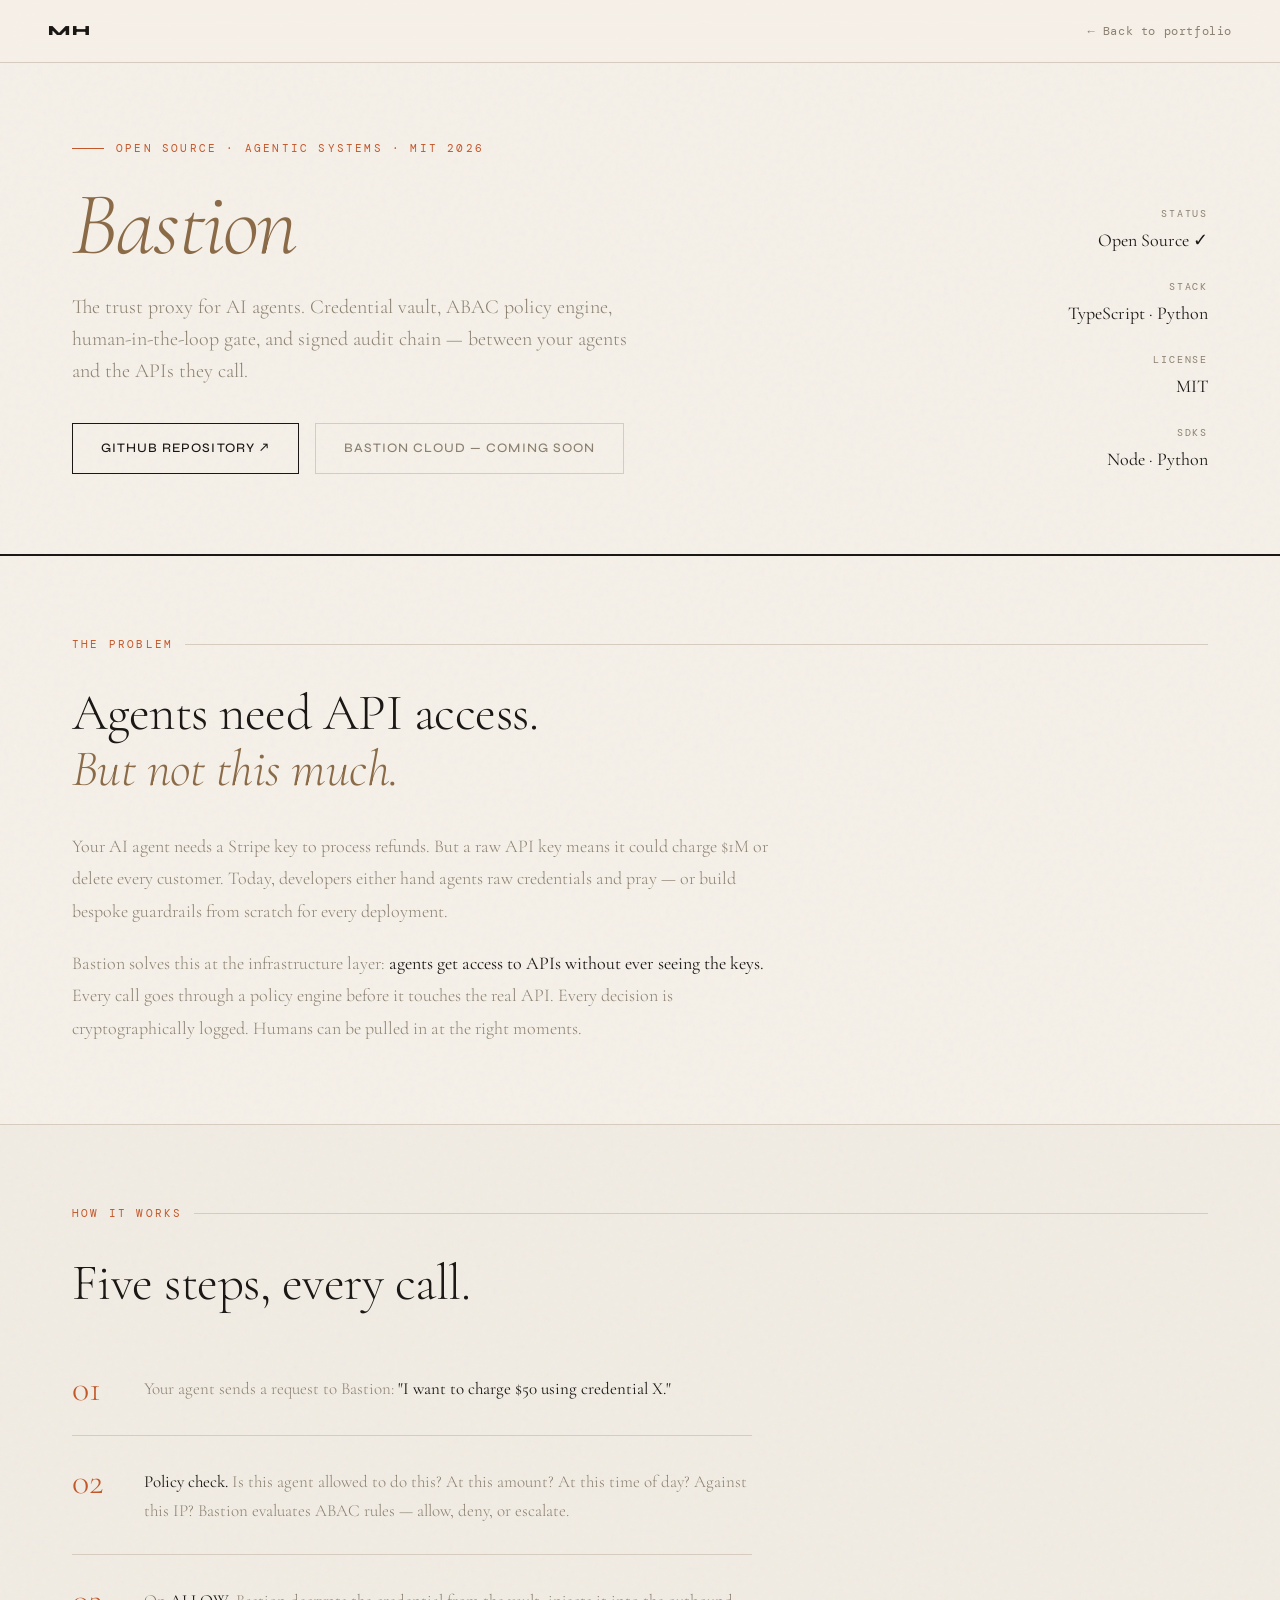
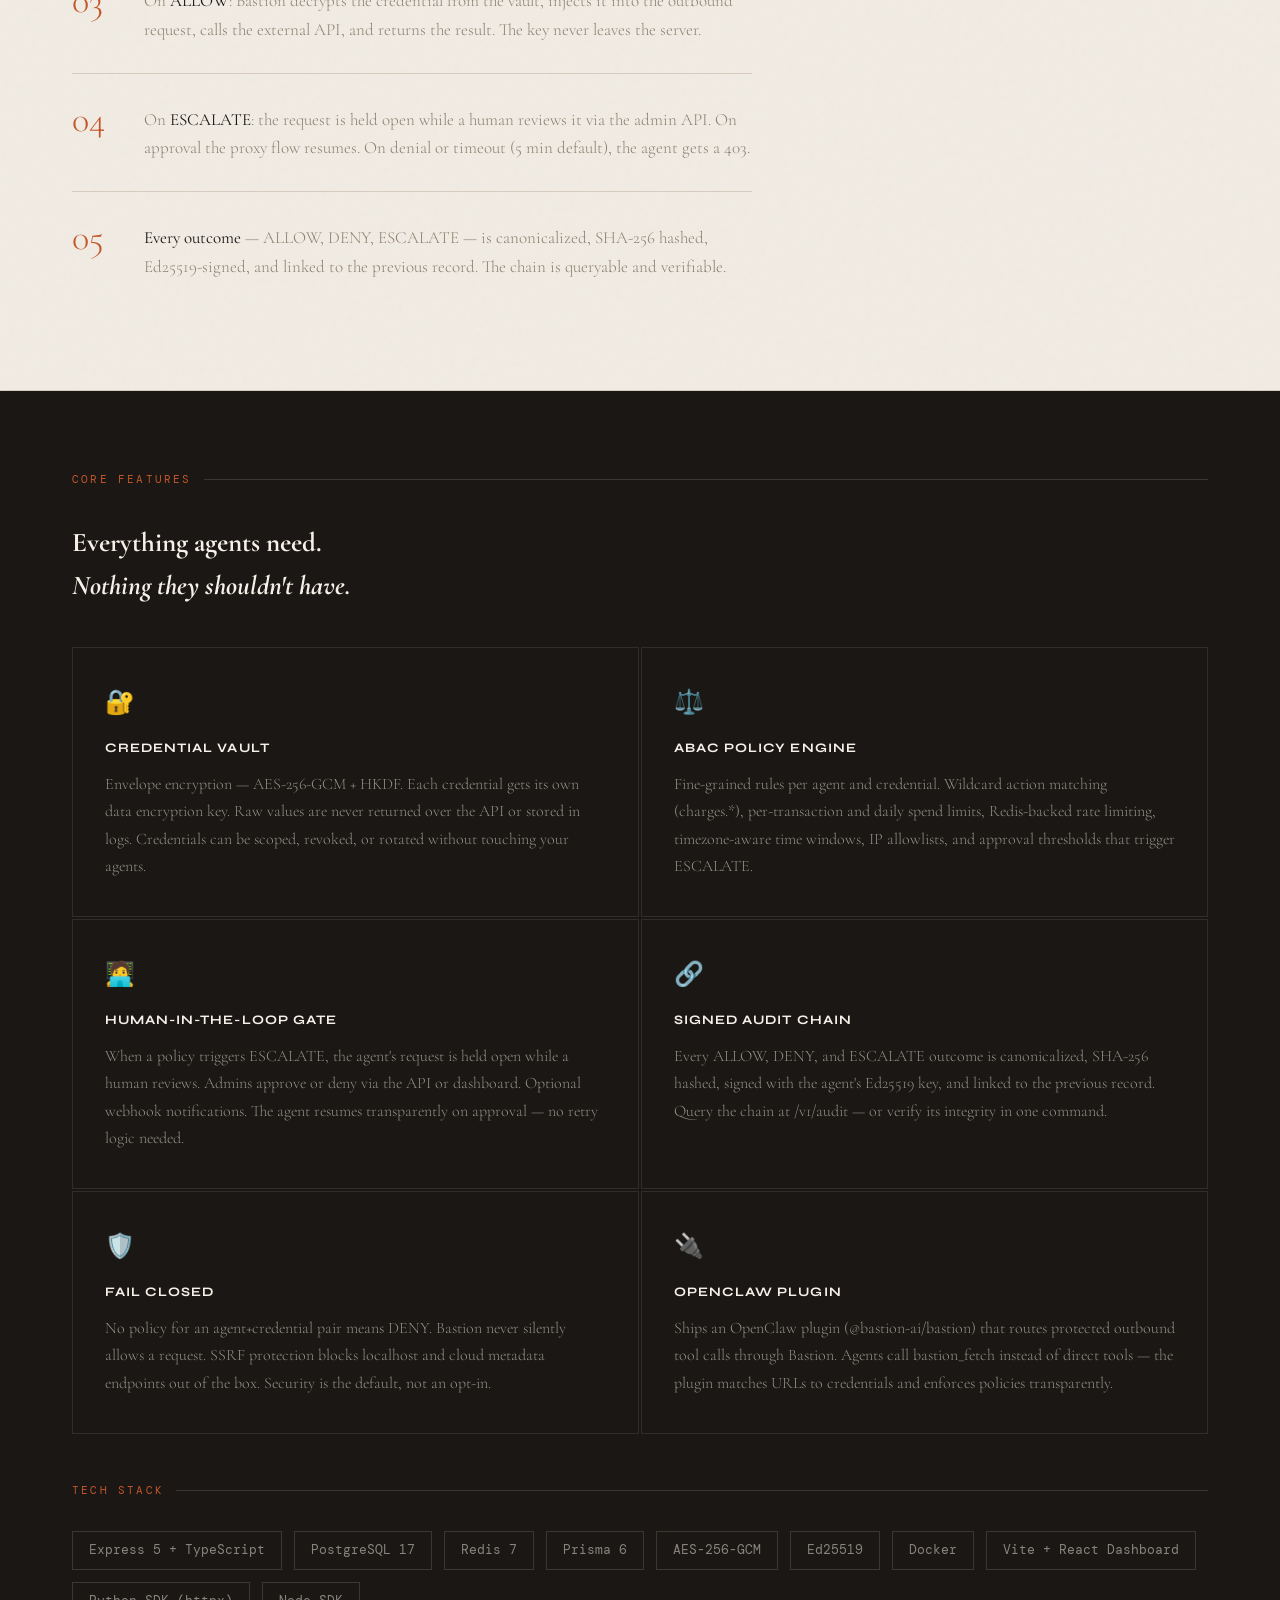
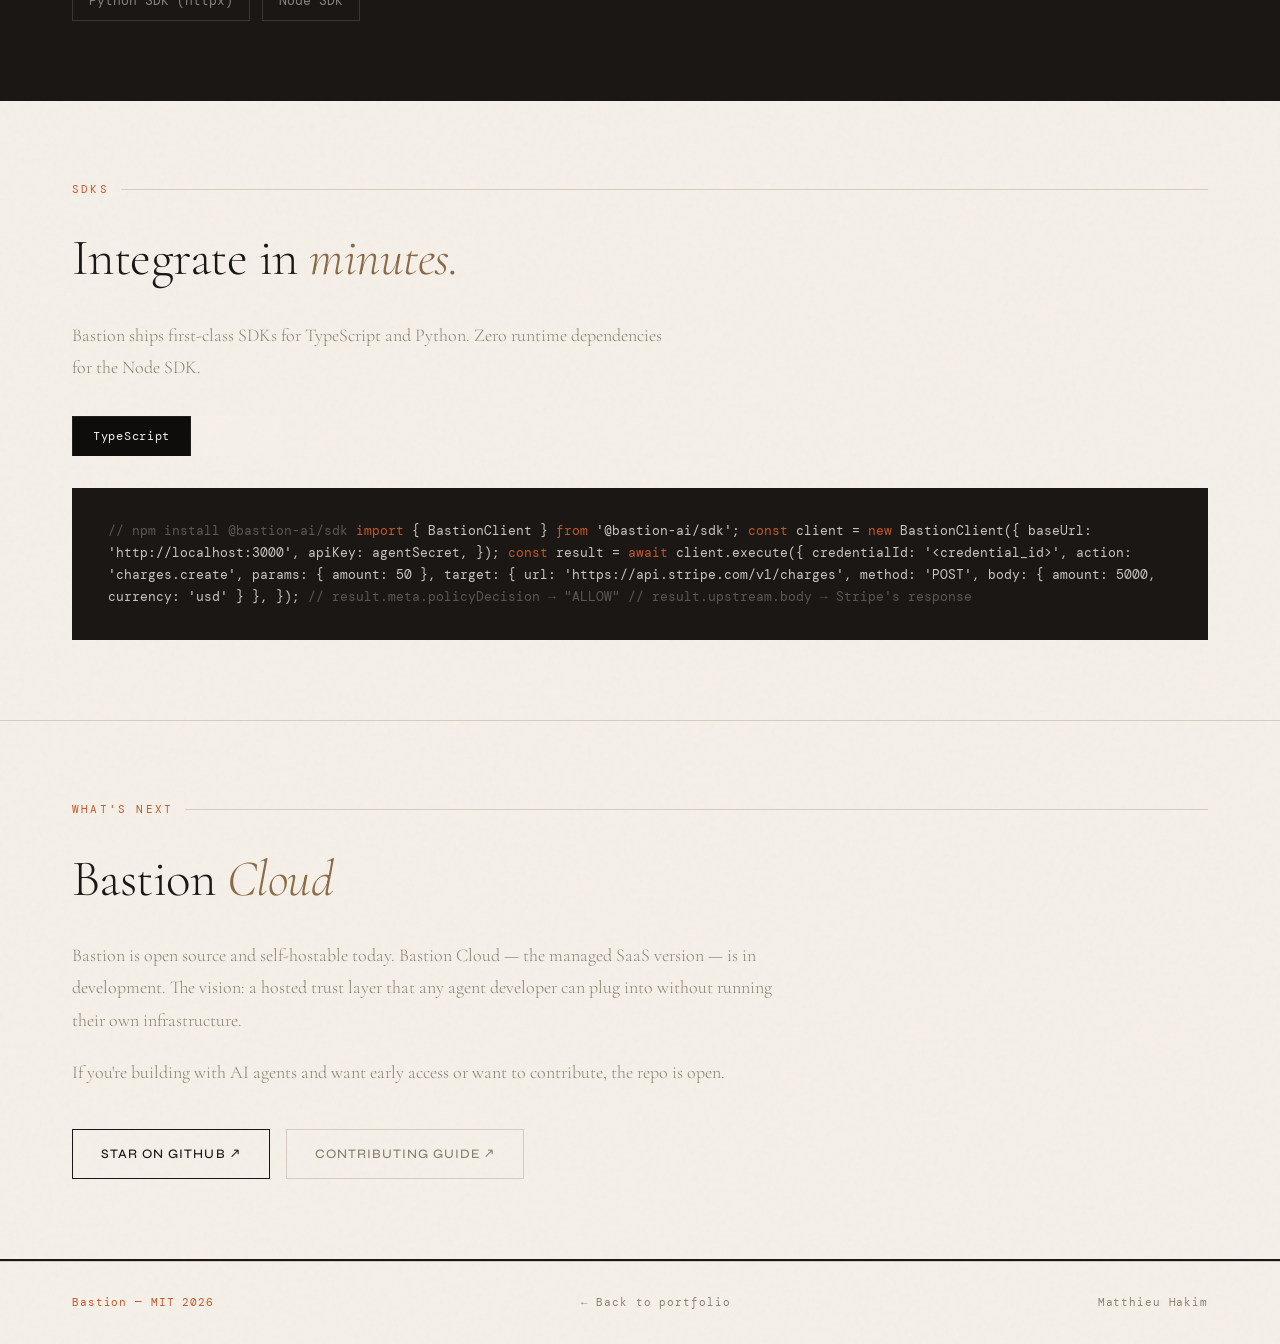
<file: projects/bastion.html>
<!DOCTYPE html>
<html lang="en">
<head>
<meta charset="UTF-8">
<meta name="viewport" content="width=device-width, initial-scale=1.0">
<title>Bastion — Matthieu Hakim</title>
<link rel="preconnect" href="https://fonts.googleapis.com">
<link rel="preconnect" href="https://fonts.gstatic.com" crossorigin>
<link href="https://fonts.googleapis.com/css2?family=Cormorant+Garamond:ital,wght@0,300;0,400;0,600;1,300;1,400&family=DM+Mono:wght@300;400&family=Syne:wght@400;500;700;800&display=swap" rel="stylesheet">
<link rel="stylesheet" href="../shared.css">
<style>
  .arch-diagram {
    font-family: var(--mono);
    font-size: 13px;
    line-height: 1.8;
    color: rgba(245,240,232,0.7);
    overflow-x: auto;
    white-space: pre;
    padding: 40px;
    background: #0f0d0b;
    border: 1px solid rgba(245,240,232,0.06);
    margin-top: 32px;
  }
  .arch-diagram .highlight { color: var(--rust); }

  .status-badge {
    display: inline-flex;
    align-items: center;
    gap: 8px;
    font-family: var(--mono);
    font-size: 11px;
    letter-spacing: 0.1em;
    text-transform: uppercase;
    padding: 8px 16px;
    border: 1px solid rgba(196,87,42,0.4);
    color: var(--rust);
    margin-bottom: 40px;
  }
  .status-dot {
    width: 6px; height: 6px; border-radius: 50%;
    background: var(--rust);
    animation: pulse 2s infinite;
  }
  @keyframes pulse {
    0%, 100% { opacity: 1; }
    50% { opacity: 0.3; }
  }

  .flow-step {
    display: grid;
    grid-template-columns: 48px 1fr;
    gap: 24px;
    padding: 28px 0;
    border-bottom: 1px solid var(--rule);
    align-items: start;
  }
  .flow-step:last-child { border-bottom: none; }
  .flow-num {
    font-family: var(--serif); font-size: 36px; font-weight: 300;
    color: var(--rust); line-height: 1;
  }
  .flow-text { font-size: 17px; line-height: 1.7; color: var(--muted); font-weight: 300; padding-top: 4px; }
  .flow-text strong { color: var(--ink); font-weight: 400; }

  .sdk-tab-bar { display: flex; gap: 2px; margin-bottom: 0; }
  .sdk-tab {
    font-family: var(--mono); font-size: 12px; letter-spacing: 0.06em;
    padding: 10px 20px; background: rgba(245,240,232,0.05);
    color: rgba(245,240,232,0.4); cursor: pointer; transition: all 0.2s;
    border: 1px solid rgba(245,240,232,0.08); border-bottom: none;
  }
  .sdk-tab.active { background: #0f0d0b; color: var(--cream); }
  .sdk-panel { display: none; }
  .sdk-panel.active { display: block; }
</style>
</head>
<body>

<nav>
  <a href="../index.html" class="nav-logo">MH</a>
  <a href="../index.html" class="nav-back">← Back to portfolio</a>
</nav>

<header class="proj-hero">
  <div>
    <div class="proj-eyebrow">Open Source · Agentic Systems · MIT 2026</div>
    <h1 class="proj-title"><em>Bastion</em></h1>
    <p class="proj-tagline">The trust proxy for AI agents. Credential vault, ABAC policy engine, human-in-the-loop gate, and signed audit chain — between your agents and the APIs they call.</p>
    <div class="proj-links" style="margin-top:36px;">
      <a href="https://github.com/Matthieuhakim/Bastion" target="_blank" class="proj-link-btn">GitHub Repository ↗</a>
      <span class="proj-link-btn ghost" style="cursor:default;">Bastion Cloud — Coming Soon</span>
    </div>
  </div>
  <div class="proj-meta">
    <div class="proj-meta-item">
      <div class="proj-meta-label">Status</div>
      <div class="proj-meta-value">Open Source ✓</div>
    </div>
    <div class="proj-meta-item">
      <div class="proj-meta-label">Stack</div>
      <div class="proj-meta-value">TypeScript · Python</div>
    </div>
    <div class="proj-meta-item">
      <div class="proj-meta-label">License</div>
      <div class="proj-meta-value">MIT</div>
    </div>
    <div class="proj-meta-item">
      <div class="proj-meta-label">SDKs</div>
      <div class="proj-meta-value">Node · Python</div>
    </div>
  </div>
</header>

<!-- Problem -->
<section class="proj-section">
  <div class="proj-section-label">The Problem</div>
  <h2>Agents need API access.<br><em>But not this much.</em></h2>
  <div class="proj-body">
    <p>Your AI agent needs a Stripe key to process refunds. But a raw API key means it could charge $1M or delete every customer. Today, developers either hand agents raw credentials and pray — or build bespoke guardrails from scratch for every deployment.</p>
    <p>Bastion solves this at the infrastructure layer: <strong>agents get access to APIs without ever seeing the keys.</strong> Every call goes through a policy engine before it touches the real API. Every decision is cryptographically logged. Humans can be pulled in at the right moments.</p>
  </div>
</section>

<!-- How it works -->
<section class="proj-section" style="background: rgba(139,107,71,0.03);">
  <div class="proj-section-label">How It Works</div>
  <h2>Five steps, every call.</h2>
  <div style="max-width: 680px; margin-top: 8px;">
    <div class="flow-step">
      <div class="flow-num">01</div>
      <div class="flow-text">Your agent sends a request to Bastion: <strong>"I want to charge $50 using credential X."</strong></div>
    </div>
    <div class="flow-step">
      <div class="flow-num">02</div>
      <div class="flow-text"><strong>Policy check.</strong> Is this agent allowed to do this? At this amount? At this time of day? Against this IP? Bastion evaluates ABAC rules — allow, deny, or escalate.</div>
    </div>
    <div class="flow-step">
      <div class="flow-num">03</div>
      <div class="flow-text">On <strong>ALLOW</strong>: Bastion decrypts the credential from the vault, injects it into the outbound request, calls the external API, and returns the result. The key never leaves the server.</div>
    </div>
    <div class="flow-step">
      <div class="flow-num">04</div>
      <div class="flow-text">On <strong>ESCALATE</strong>: the request is held open while a human reviews it via the admin API. On approval the proxy flow resumes. On denial or timeout (5 min default), the agent gets a 403.</div>
    </div>
    <div class="flow-step">
      <div class="flow-num">05</div>
      <div class="flow-text"><strong>Every outcome</strong> — ALLOW, DENY, ESCALATE — is canonicalized, SHA-256 hashed, Ed25519-signed, and linked to the previous record. The chain is queryable and verifiable.</div>
    </div>
  </div>
</section>

<!-- Dark: Features -->
<section class="proj-dark">
  <div class="proj-section-label">Core Features</div>
  <h2>Everything agents need.<br><em>Nothing they shouldn't have.</em></h2>
  <div class="feature-grid">
    <div class="feature-card">
      <div class="feature-icon">🔐</div>
      <div class="feature-title">Credential Vault</div>
      <div class="feature-desc">Envelope encryption — AES-256-GCM + HKDF. Each credential gets its own data encryption key. Raw values are never returned over the API or stored in logs. Credentials can be scoped, revoked, or rotated without touching your agents.</div>
    </div>
    <div class="feature-card">
      <div class="feature-icon">⚖️</div>
      <div class="feature-title">ABAC Policy Engine</div>
      <div class="feature-desc">Fine-grained rules per agent and credential. Wildcard action matching (charges.*), per-transaction and daily spend limits, Redis-backed rate limiting, timezone-aware time windows, IP allowlists, and approval thresholds that trigger ESCALATE.</div>
    </div>
    <div class="feature-card">
      <div class="feature-icon">🧑‍💻</div>
      <div class="feature-title">Human-in-the-Loop Gate</div>
      <div class="feature-desc">When a policy triggers ESCALATE, the agent's request is held open while a human reviews. Admins approve or deny via the API or dashboard. Optional webhook notifications. The agent resumes transparently on approval — no retry logic needed.</div>
    </div>
    <div class="feature-card">
      <div class="feature-icon">🔗</div>
      <div class="feature-title">Signed Audit Chain</div>
      <div class="feature-desc">Every ALLOW, DENY, and ESCALATE outcome is canonicalized, SHA-256 hashed, signed with the agent's Ed25519 key, and linked to the previous record. Query the chain at /v1/audit — or verify its integrity in one command.</div>
    </div>
    <div class="feature-card">
      <div class="feature-icon">🛡️</div>
      <div class="feature-title">Fail Closed</div>
      <div class="feature-desc">No policy for an agent+credential pair means DENY. Bastion never silently allows a request. SSRF protection blocks localhost and cloud metadata endpoints out of the box. Security is the default, not an opt-in.</div>
    </div>
    <div class="feature-card">
      <div class="feature-icon">🔌</div>
      <div class="feature-title">OpenClaw Plugin</div>
      <div class="feature-desc">Ships an OpenClaw plugin (@bastion-ai/bastion) that routes protected outbound tool calls through Bastion. Agents call bastion_fetch instead of direct tools — the plugin matches URLs to credentials and enforces policies transparently.</div>
    </div>
  </div>

  <div style="margin-top: 48px;">
    <div class="proj-section-label" style="margin-bottom:20px;">Tech Stack</div>
    <div class="stack-grid">
      <span class="stack-pill">Express 5 + TypeScript</span>
      <span class="stack-pill">PostgreSQL 17</span>
      <span class="stack-pill">Redis 7</span>
      <span class="stack-pill">Prisma 6</span>
      <span class="stack-pill">AES-256-GCM</span>
      <span class="stack-pill">Ed25519</span>
      <span class="stack-pill">Docker</span>
      <span class="stack-pill">Vite + React Dashboard</span>
      <span class="stack-pill">Python SDK (httpx)</span>
      <span class="stack-pill">Node SDK</span>
    </div>
  </div>
</section>

<!-- SDKs -->
<section class="proj-section">
  <div class="proj-section-label">SDKs</div>
  <h2>Integrate in <em>minutes.</em></h2>
  <p class="proj-body" style="max-width:600px; margin-bottom: 32px;">Bastion ships first-class SDKs for TypeScript and Python. Zero runtime dependencies for the Node SDK.</p>

  <div class="sdk-tab-bar">
    <div class="sdk-tab active" onclick="switchTab('ts')">TypeScript</div>
    <div class="sdk-tab" onclick="switchTab('py')">Python</div>
  </div>

  <div id="tab-ts" class="sdk-panel active">
    <div class="code-block">
<span class="code-comment">// npm install @bastion-ai/sdk</span>
<span class="code-key">import</span> { BastionClient } <span class="code-key">from</span> '@bastion-ai/sdk';

<span class="code-key">const</span> client = <span class="code-key">new</span> BastionClient({
  baseUrl: 'http://localhost:3000',
  apiKey: agentSecret,
});

<span class="code-key">const</span> result = <span class="code-key">await</span> client.execute({
  credentialId: '&lt;credential_id&gt;',
  action: 'charges.create',
  params: { amount: 50 },
  target: {
    url: 'https://api.stripe.com/v1/charges',
    method: 'POST',
    body: { amount: 5000, currency: 'usd' }
  },
});

<span class="code-comment">// result.meta.policyDecision → "ALLOW"</span>
<span class="code-comment">// result.upstream.body       → Stripe's response</span></div>
  </div>

  <div id="tab-py" class="sdk-panel">
    <div class="code-block">
<span class="code-comment"># pip install bastion-sdk</span>
<span class="code-key">from</span> bastion_sdk <span class="code-key">import</span> BastionClient

<span class="code-key">with</span> BastionClient(<span style="color:#a8c4a0">"http://localhost:3000"</span>, api_key=agent_secret) <span class="code-key">as</span> client:
    result = client.execute(
        credential_id=<span style="color:#a8c4a0">"&lt;credential_id&gt;"</span>,
        action=<span style="color:#a8c4a0">"charges.create"</span>,
        params={<span style="color:#a8c4a0">"amount"</span>: 50},
        target={
            <span style="color:#a8c4a0">"url"</span>: <span style="color:#a8c4a0">"https://api.stripe.com/v1/charges"</span>,
            <span style="color:#a8c4a0">"method"</span>: <span style="color:#a8c4a0">"POST"</span>,
            <span style="color:#a8c4a0">"body"</span>: {<span style="color:#a8c4a0">"amount"</span>: 5000, <span style="color:#a8c4a0">"currency"</span>: <span style="color:#a8c4a0">"usd"</span>},
        },
    )
<span class="code-comment">    # Both sync and async clients available</span></div>
  </div>
</section>

<!-- Roadmap -->
<section class="proj-section" style="border-bottom: 2px solid var(--ink);">
  <div class="proj-section-label">What's Next</div>
  <h2>Bastion <em>Cloud</em></h2>
  <div class="proj-body">
    <p>Bastion is open source and self-hostable today. Bastion Cloud — the managed SaaS version — is in development. The vision: a hosted trust layer that any agent developer can plug into without running their own infrastructure.</p>
    <p>If you're building with AI agents and want early access or want to contribute, the repo is open.</p>
  </div>
  <div class="proj-links">
    <a href="https://github.com/Matthieuhakim/Bastion" target="_blank" class="proj-link-btn">Star on GitHub ↗</a>
    <a href="https://github.com/Matthieuhakim/Bastion/blob/main/CONTRIBUTING.md" target="_blank" class="proj-link-btn ghost">Contributing Guide ↗</a>
  </div>
</section>

<footer>
  <span>Bastion — MIT 2026</span>
  <a href="../index.html" style="color: var(--muted); font-family: var(--mono); font-size: 11px; letter-spacing: 0.08em;">← Back to portfolio</a>
  <span>Matthieu Hakim</span>
</footer>

<script>
function switchTab(tab) {
  document.querySelectorAll('.sdk-tab').forEach(t => t.classList.remove('active'));
  document.querySelectorAll('.sdk-panel').forEach(p => p.classList.remove('active'));
  document.querySelector('[onclick="switchTab(\'' + tab + '\')"]').classList.add('active');
  document.getElementById('tab-' + tab).classList.add('active');
}
</script>
</body>
</html>
</file>
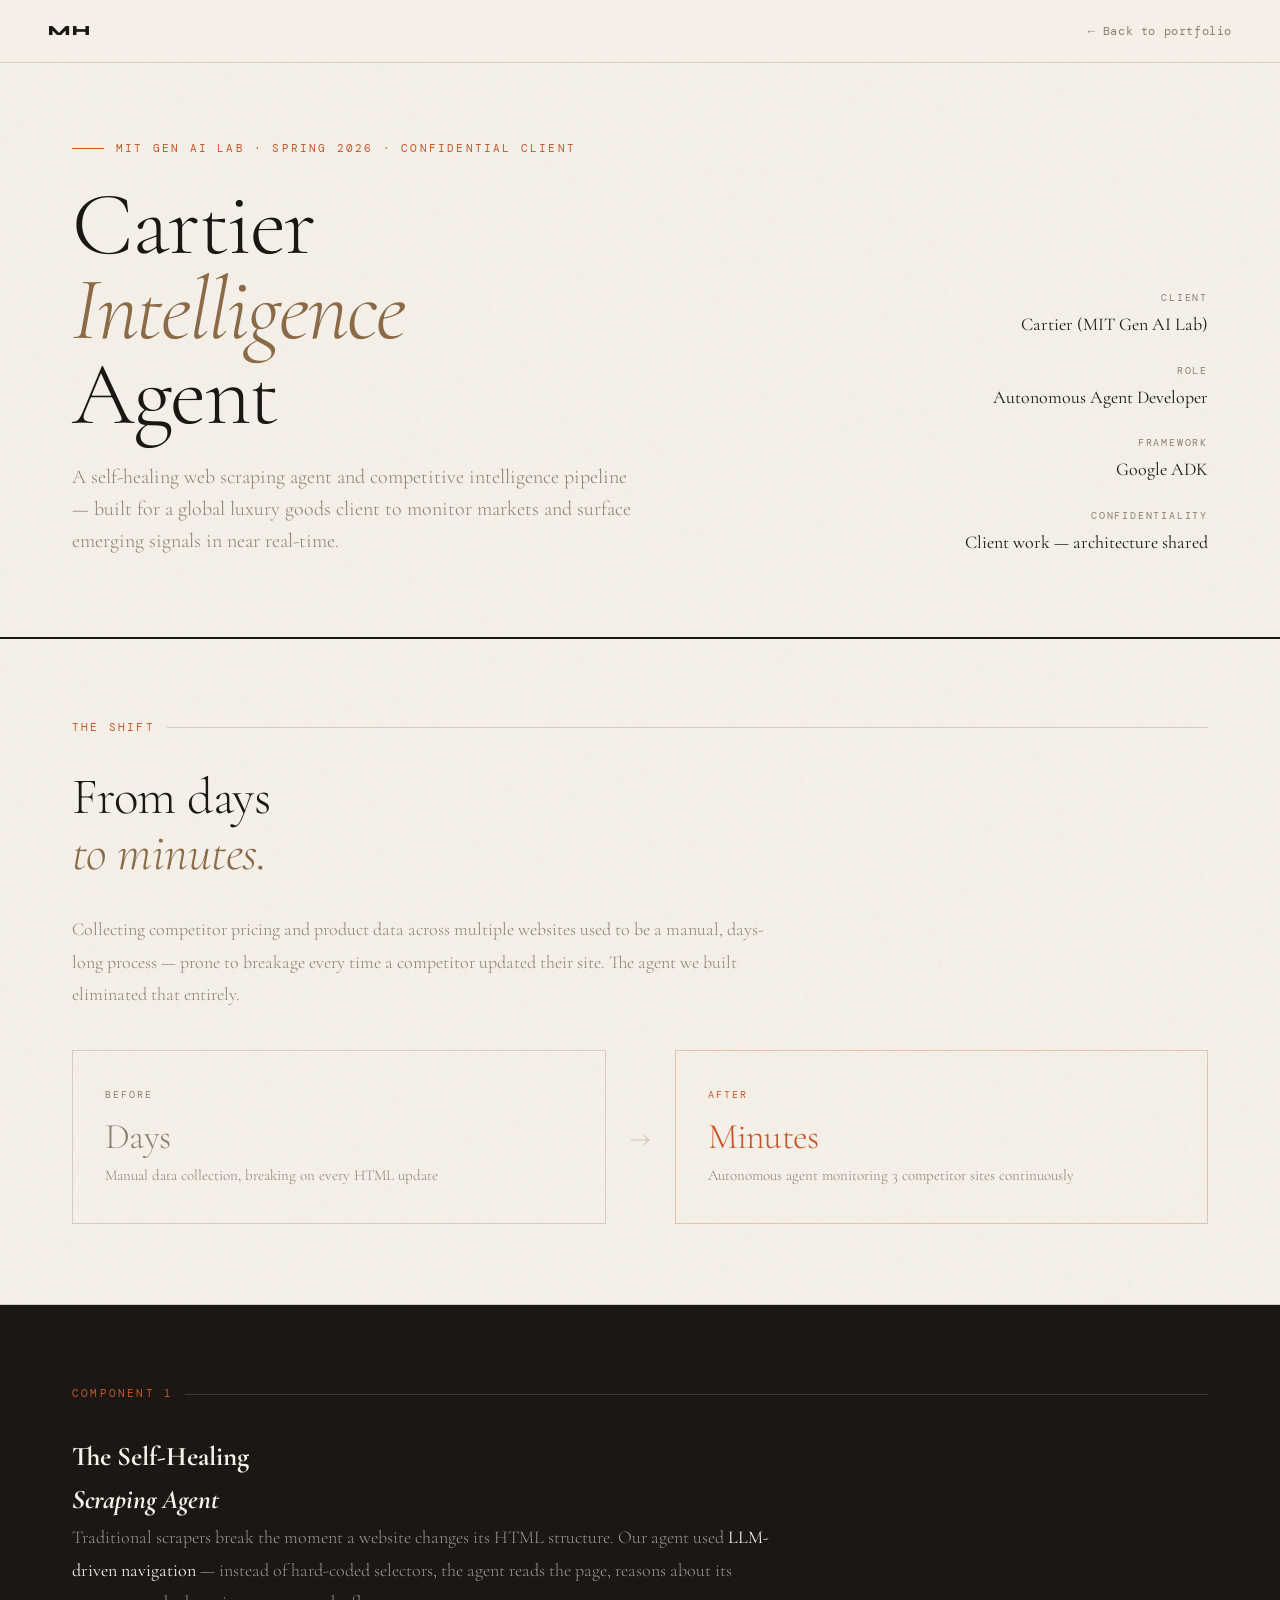
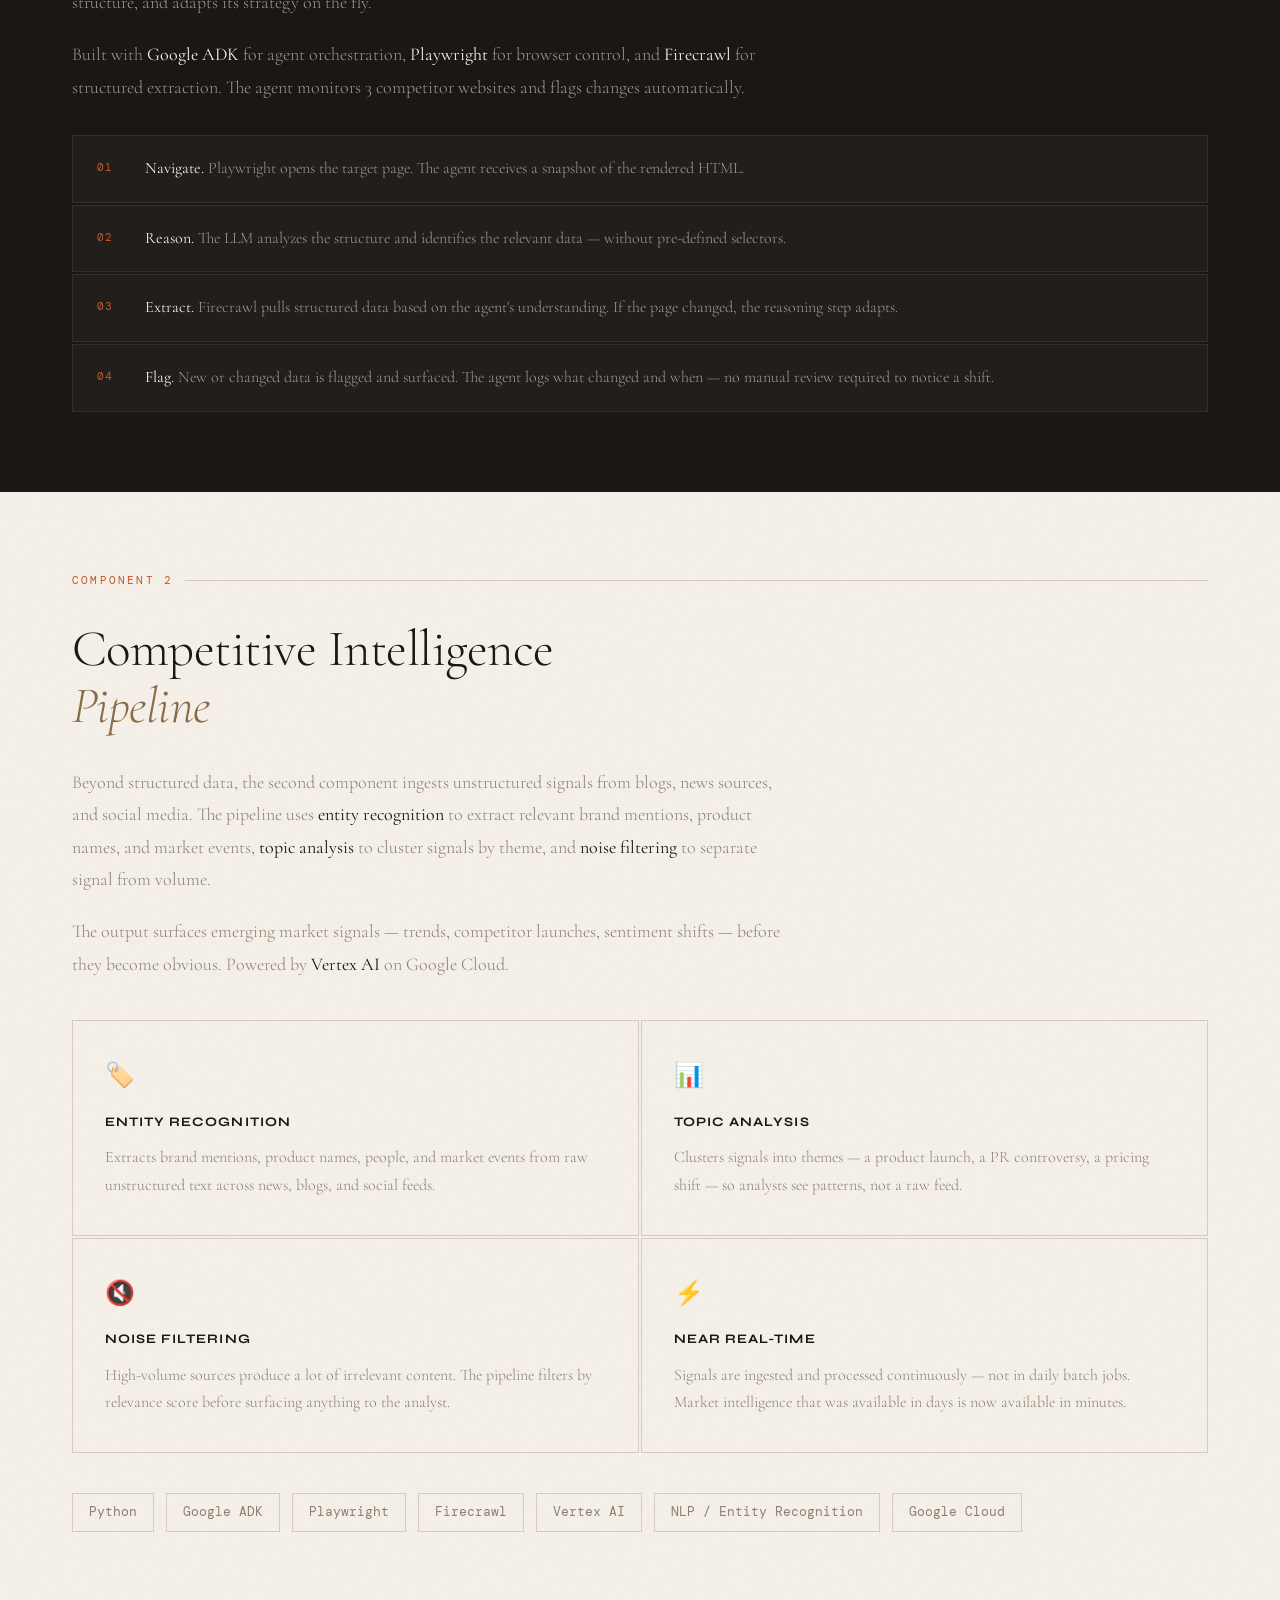
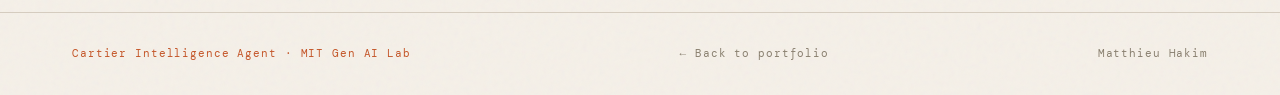
<file: projects/cartier.html>
<!DOCTYPE html>
<html lang="en">
<head>
<meta charset="UTF-8">
<meta name="viewport" content="width=device-width, initial-scale=1.0">
<title>Cartier Intelligence Agent — Matthieu Hakim</title>
<link rel="preconnect" href="https://fonts.googleapis.com">
<link rel="preconnect" href="https://fonts.gstatic.com" crossorigin>
<link href="https://fonts.googleapis.com/css2?family=Cormorant+Garamond:ital,wght@0,300;0,400;0,600;1,300;1,400&family=DM+Mono:wght@300;400&family=Syne:wght@400;500;700;800&display=swap" rel="stylesheet">
<link rel="stylesheet" href="../shared.css">
<style>
  .before-after {
    display: grid;
    grid-template-columns: 1fr auto 1fr;
    gap: 24px;
    align-items: center;
    margin-top: 40px;
  }
  .ba-card {
    padding: 36px 32px;
    border: 1px solid var(--rule);
  }
  .ba-label {
    font-family: var(--mono); font-size: 10px; letter-spacing: 0.2em;
    text-transform: uppercase; margin-bottom: 16px;
  }
  .ba-label.before { color: var(--muted); }
  .ba-label.after { color: var(--rust); }
  .ba-value {
    font-family: var(--serif); font-size: 36px; font-weight: 300;
    letter-spacing: -0.02em; line-height: 1; margin-bottom: 8px;
  }
  .ba-desc { font-size: 15px; color: var(--muted); font-weight: 300; }
  .ba-arrow { font-size: 32px; color: var(--rule); text-align: center; }

  .agent-loop {
    display: flex;
    flex-direction: column;
    gap: 2px;
    margin-top: 32px;
  }
  .loop-step {
    display: grid;
    grid-template-columns: 32px 1fr;
    gap: 16px;
    padding: 20px 24px;
    background: rgba(245,240,232,0.03);
    border: 1px solid rgba(245,240,232,0.08);
    align-items: start;
  }
  .loop-num {
    font-family: var(--mono); font-size: 11px; color: var(--rust);
    letter-spacing: 0.1em; padding-top: 3px;
  }
  .loop-text { font-size: 16px; line-height: 1.6; color: rgba(245,240,232,0.6); font-weight: 300; }
  .loop-text strong { color: var(--cream); font-weight: 400; }
</style>
</head>
<body>

<nav>
  <a href="../index.html" class="nav-logo">MH</a>
  <a href="../index.html" class="nav-back">← Back to portfolio</a>
</nav>

<header class="proj-hero">
  <div>
    <div class="proj-eyebrow">MIT Gen AI Lab · Spring 2026 · Confidential Client</div>
    <h1 class="proj-title">Cartier<br><em>Intelligence</em><br>Agent</h1>
    <p class="proj-tagline">A self-healing web scraping agent and competitive intelligence pipeline — built for a global luxury goods client to monitor markets and surface emerging signals in near real-time.</p>
  </div>
  <div class="proj-meta">
    <div class="proj-meta-item">
      <div class="proj-meta-label">Client</div>
      <div class="proj-meta-value">Cartier (MIT Gen AI Lab)</div>
    </div>
    <div class="proj-meta-item">
      <div class="proj-meta-label">Role</div>
      <div class="proj-meta-value">Autonomous Agent Developer</div>
    </div>
    <div class="proj-meta-item">
      <div class="proj-meta-label">Framework</div>
      <div class="proj-meta-value">Google ADK</div>
    </div>
    <div class="proj-meta-item">
      <div class="proj-meta-label">Confidentiality</div>
      <div class="proj-meta-value">Client work — architecture shared</div>
    </div>
  </div>
</header>

<!-- Impact -->
<section class="proj-section">
  <div class="proj-section-label">The Shift</div>
  <h2>From days<br><em>to minutes.</em></h2>
  <div class="proj-body">
    <p>Collecting competitor pricing and product data across multiple websites used to be a manual, days-long process — prone to breakage every time a competitor updated their site. The agent we built eliminated that entirely.</p>
  </div>
  <div class="before-after">
    <div class="ba-card">
      <div class="ba-label before">Before</div>
      <div class="ba-value" style="color: var(--muted);">Days</div>
      <div class="ba-desc">Manual data collection, breaking on every HTML update</div>
    </div>
    <div class="ba-arrow">→</div>
    <div class="ba-card" style="border-color: rgba(196,87,42,0.3);">
      <div class="ba-label after">After</div>
      <div class="ba-value" style="color: var(--rust);">Minutes</div>
      <div class="ba-desc">Autonomous agent monitoring 3 competitor sites continuously</div>
    </div>
  </div>
</section>

<!-- Self-healing agent -->
<section class="proj-dark">
  <div class="proj-section-label">Component 1</div>
  <h2>The Self-Healing<br><em>Scraping Agent</em></h2>
  <div class="proj-body">
    <p>Traditional scrapers break the moment a website changes its HTML structure. Our agent used <strong>LLM-driven navigation</strong> — instead of hard-coded selectors, the agent reads the page, reasons about its structure, and adapts its strategy on the fly.</p>
    <p>Built with <strong>Google ADK</strong> for agent orchestration, <strong>Playwright</strong> for browser control, and <strong>Firecrawl</strong> for structured extraction. The agent monitors 3 competitor websites and flags changes automatically.</p>
  </div>

  <div class="agent-loop">
    <div class="loop-step">
      <div class="loop-num">01</div>
      <div class="loop-text"><strong>Navigate.</strong> Playwright opens the target page. The agent receives a snapshot of the rendered HTML.</div>
    </div>
    <div class="loop-step">
      <div class="loop-num">02</div>
      <div class="loop-text"><strong>Reason.</strong> The LLM analyzes the structure and identifies the relevant data — without pre-defined selectors.</div>
    </div>
    <div class="loop-step">
      <div class="loop-num">03</div>
      <div class="loop-text"><strong>Extract.</strong> Firecrawl pulls structured data based on the agent's understanding. If the page changed, the reasoning step adapts.</div>
    </div>
    <div class="loop-step">
      <div class="loop-num">04</div>
      <div class="loop-text"><strong>Flag.</strong> New or changed data is flagged and surfaced. The agent logs what changed and when — no manual review required to notice a shift.</div>
    </div>
  </div>
</section>

<!-- Intelligence pipeline -->
<section class="proj-section">
  <div class="proj-section-label">Component 2</div>
  <h2>Competitive Intelligence<br><em>Pipeline</em></h2>
  <div class="proj-body">
    <p>Beyond structured data, the second component ingests unstructured signals from blogs, news sources, and social media. The pipeline uses <strong>entity recognition</strong> to extract relevant brand mentions, product names, and market events, <strong>topic analysis</strong> to cluster signals by theme, and <strong>noise filtering</strong> to separate signal from volume.</p>
    <p>The output surfaces emerging market signals — trends, competitor launches, sentiment shifts — before they become obvious. Powered by <strong>Vertex AI</strong> on Google Cloud.</p>
  </div>

  <div class="feature-grid" style="margin-top: 40px;">
    <div class="feature-card">
      <div class="feature-icon">🏷️</div>
      <div class="feature-title">Entity Recognition</div>
      <div class="feature-desc">Extracts brand mentions, product names, people, and market events from raw unstructured text across news, blogs, and social feeds.</div>
    </div>
    <div class="feature-card">
      <div class="feature-icon">📊</div>
      <div class="feature-title">Topic Analysis</div>
      <div class="feature-desc">Clusters signals into themes — a product launch, a PR controversy, a pricing shift — so analysts see patterns, not a raw feed.</div>
    </div>
    <div class="feature-card">
      <div class="feature-icon">🔇</div>
      <div class="feature-title">Noise Filtering</div>
      <div class="feature-desc">High-volume sources produce a lot of irrelevant content. The pipeline filters by relevance score before surfacing anything to the analyst.</div>
    </div>
    <div class="feature-card">
      <div class="feature-icon">⚡</div>
      <div class="feature-title">Near Real-Time</div>
      <div class="feature-desc">Signals are ingested and processed continuously — not in daily batch jobs. Market intelligence that was available in days is now available in minutes.</div>
    </div>
  </div>

  <div class="stack-grid" style="margin-top: 40px;">
    <span class="stack-pill">Python</span>
    <span class="stack-pill">Google ADK</span>
    <span class="stack-pill">Playwright</span>
    <span class="stack-pill">Firecrawl</span>
    <span class="stack-pill">Vertex AI</span>
    <span class="stack-pill">NLP / Entity Recognition</span>
    <span class="stack-pill">Google Cloud</span>
  </div>
</section>

<footer>
  <span>Cartier Intelligence Agent · MIT Gen AI Lab</span>
  <a href="../index.html" style="color: var(--muted); font-family: var(--mono); font-size: 11px; letter-spacing: 0.08em;">← Back to portfolio</a>
  <span>Matthieu Hakim</span>
</footer>

</body>
</html>
</file>
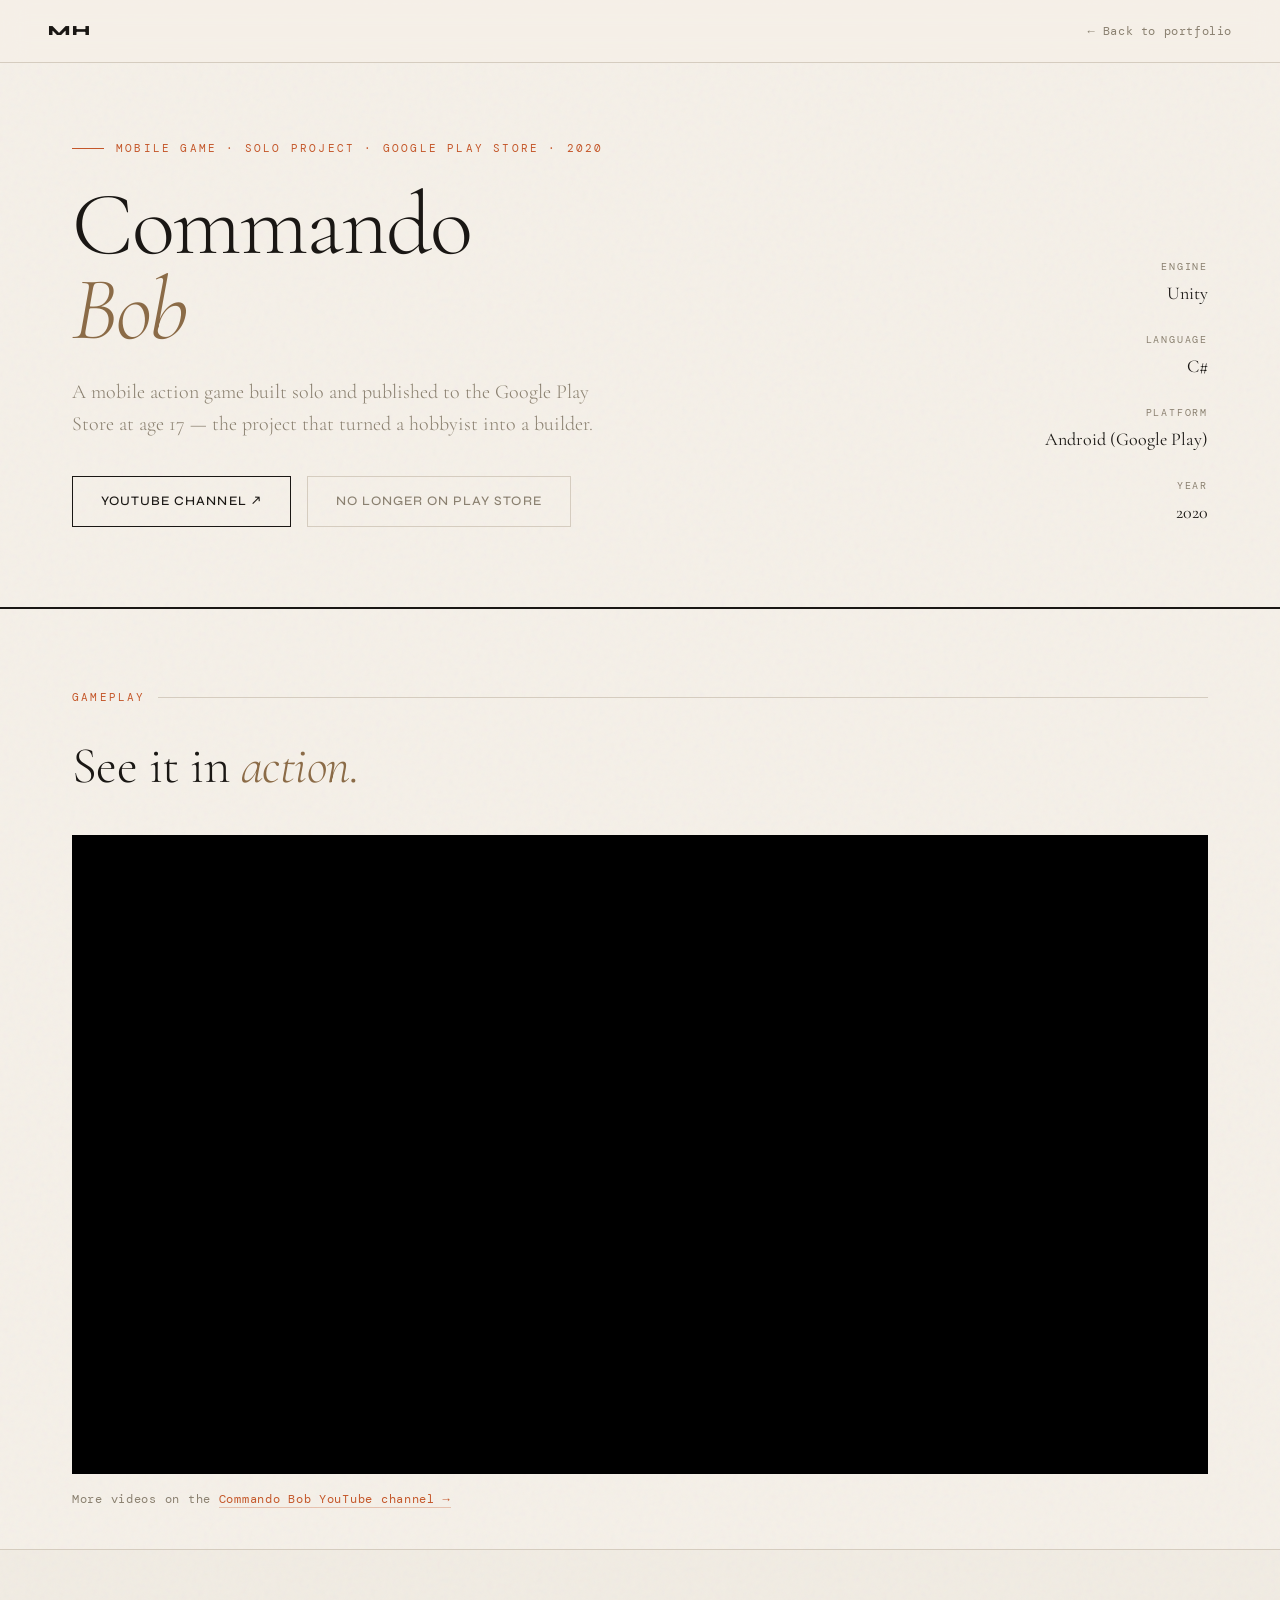
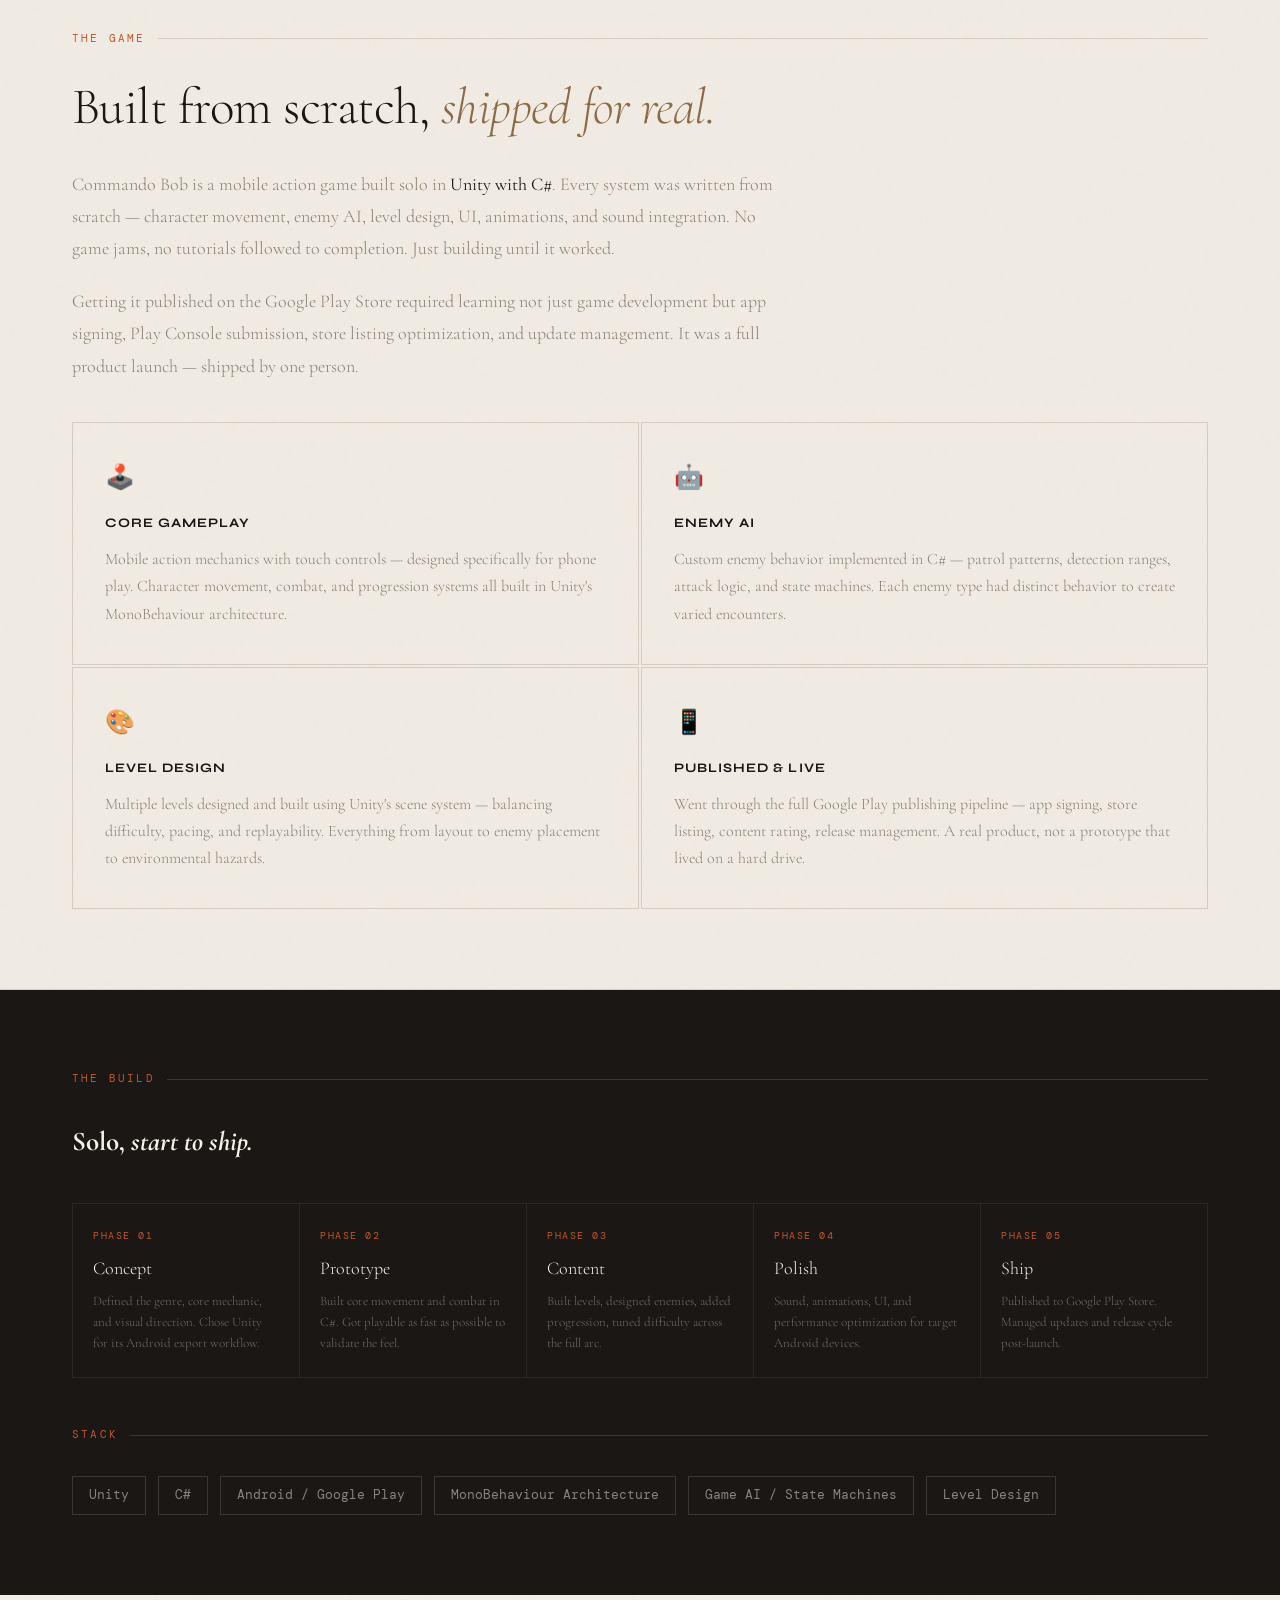
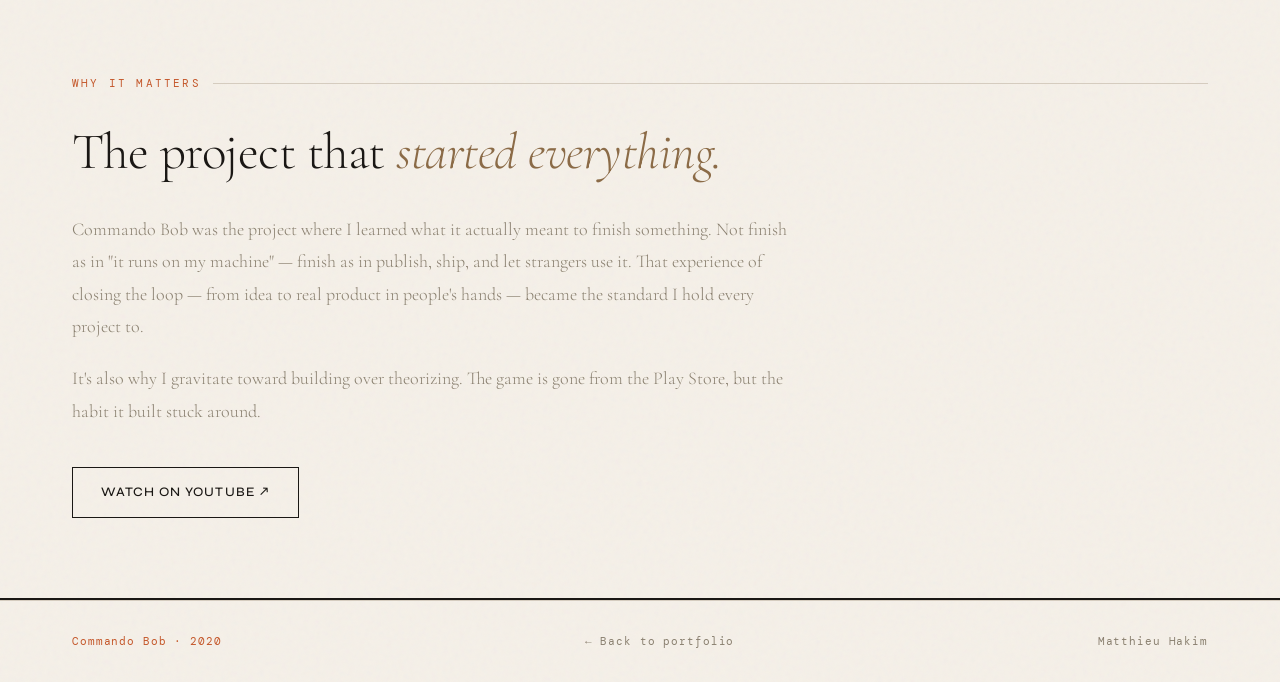
<file: projects/commando-bob.html>
<!DOCTYPE html>
<html lang="en">
<head>
<meta charset="UTF-8">
<meta name="viewport" content="width=device-width, initial-scale=1.0">
<title>Commando Bob — Matthieu Hakim</title>
<link rel="preconnect" href="https://fonts.googleapis.com">
<link rel="preconnect" href="https://fonts.gstatic.com" crossorigin>
<link href="https://fonts.googleapis.com/css2?family=Cormorant+Garamond:ital,wght@0,300;0,400;0,600;1,300;1,400&family=DM+Mono:wght@300;400&family=Syne:wght@400;500;700;800&display=swap" rel="stylesheet">
<link rel="stylesheet" href="../shared.css">
<style>
  .video-wrapper {
    position: relative;
    width: 100%;
    padding-bottom: 56.25%; /* 16:9 */
    margin-top: 40px;
    background: #000;
  }
  .video-wrapper iframe {
    position: absolute;
    top: 0; left: 0;
    width: 100%; height: 100%;
    border: none;
  }

  .video-gallery {
    display: grid;
    grid-template-columns: 2fr 1fr;
    gap: 2px;
    margin-top: 40px;
  }
  .video-main { }
  .video-side { display: flex; flex-direction: column; gap: 2px; }
  .video-thumb {
    background: var(--ink);
    aspect-ratio: 16/9;
    display: flex;
    align-items: center;
    justify-content: center;
    cursor: pointer;
    overflow: hidden;
    position: relative;
  }
  .video-thumb iframe { width: 100%; height: 100%; border: none; }
  .video-thumb-small { aspect-ratio: 16/9; flex: 1; }

  .timeline-row {
    display: flex;
    gap: 0;
    margin-top: 40px;
    overflow-x: auto;
  }
  .tl-step {
    flex: 1;
    min-width: 140px;
    padding: 24px 20px;
    border: 1px solid rgba(245,240,232,0.08);
    border-right: none;
    position: relative;
  }
  .tl-step:last-child { border-right: 1px solid rgba(245,240,232,0.08); }
  .tl-phase {
    font-family: var(--mono); font-size: 10px; letter-spacing: 0.15em;
    text-transform: uppercase; color: var(--rust); margin-bottom: 10px;
  }
  .tl-title {
    font-family: var(--serif); font-size: 18px; font-weight: 300;
    color: var(--cream); margin-bottom: 8px;
  }
  .tl-desc { font-size: 13px; color: rgba(245,240,232,0.4); font-weight: 300; line-height: 1.6; }
</style>
</head>
<body>

<nav>
  <a href="../index.html" class="nav-logo">MH</a>
  <a href="../index.html" class="nav-back">← Back to portfolio</a>
</nav>

<header class="proj-hero">
  <div>
    <div class="proj-eyebrow">Mobile Game · Solo Project · Google Play Store · 2020</div>
    <h1 class="proj-title">Commando<br><em>Bob</em></h1>
    <p class="proj-tagline">A mobile action game built solo and published to the Google Play Store at age 17 — the project that turned a hobbyist into a builder.</p>
    <div class="proj-links" style="margin-top: 36px;">
      <a href="https://www.youtube.com/@commandobob5953" target="_blank" class="proj-link-btn">YouTube Channel ↗</a>
      <span class="proj-link-btn ghost" style="cursor:default;">No longer on Play Store</span>
    </div>
  </div>
  <div class="proj-meta">
    <div class="proj-meta-item">
      <div class="proj-meta-label">Engine</div>
      <div class="proj-meta-value">Unity</div>
    </div>
    <div class="proj-meta-item">
      <div class="proj-meta-label">Language</div>
      <div class="proj-meta-value">C#</div>
    </div>
    <div class="proj-meta-item">
      <div class="proj-meta-label">Platform</div>
      <div class="proj-meta-value">Android (Google Play)</div>
    </div>
    <div class="proj-meta-item">
      <div class="proj-meta-label">Year</div>
      <div class="proj-meta-value">2020</div>
    </div>
  </div>
</header>

<!-- Video -->
<section class="proj-section" style="padding-bottom: 40px;">
  <div class="proj-section-label">Gameplay</div>
  <h2>See it in <em>action.</em></h2>
  <div class="video-wrapper">
    <iframe
      src="https://www.youtube.com/embed/bJdkHe1VH9w"
      title="Commando Bob gameplay"
      allow="accelerometer; autoplay; clipboard-write; encrypted-media; gyroscope; picture-in-picture"
      allowfullscreen>
    </iframe>
  </div>
  <p style="font-family: var(--mono); font-size: 12px; color: var(--muted); margin-top: 16px; letter-spacing: 0.06em;">
    More videos on the <a href="https://www.youtube.com/@commandobob5953" target="_blank" style="color: var(--rust); border-bottom: 1px solid rgba(196,87,42,0.3);">Commando Bob YouTube channel →</a>
  </p>
</section>

<!-- What it was -->
<section class="proj-section" style="background: rgba(139,107,71,0.03);">
  <div class="proj-section-label">The Game</div>
  <h2>Built from scratch, <em>shipped for real.</em></h2>
  <div class="proj-body">
    <p>Commando Bob is a mobile action game built solo in <strong>Unity with C#</strong>. Every system was written from scratch — character movement, enemy AI, level design, UI, animations, and sound integration. No game jams, no tutorials followed to completion. Just building until it worked.</p>
    <p>Getting it published on the Google Play Store required learning not just game development but app signing, Play Console submission, store listing optimization, and update management. It was a full product launch — shipped by one person.</p>
  </div>

  <div class="feature-grid" style="margin-top: 40px;">
    <div class="feature-card">
      <div class="feature-icon">🕹️</div>
      <div class="feature-title">Core Gameplay</div>
      <div class="feature-desc">Mobile action mechanics with touch controls — designed specifically for phone play. Character movement, combat, and progression systems all built in Unity's MonoBehaviour architecture.</div>
    </div>
    <div class="feature-card">
      <div class="feature-icon">🤖</div>
      <div class="feature-title">Enemy AI</div>
      <div class="feature-desc">Custom enemy behavior implemented in C# — patrol patterns, detection ranges, attack logic, and state machines. Each enemy type had distinct behavior to create varied encounters.</div>
    </div>
    <div class="feature-card">
      <div class="feature-icon">🎨</div>
      <div class="feature-title">Level Design</div>
      <div class="feature-desc">Multiple levels designed and built using Unity's scene system — balancing difficulty, pacing, and replayability. Everything from layout to enemy placement to environmental hazards.</div>
    </div>
    <div class="feature-card">
      <div class="feature-icon">📱</div>
      <div class="feature-title">Published & Live</div>
      <div class="feature-desc">Went through the full Google Play publishing pipeline — app signing, store listing, content rating, release management. A real product, not a prototype that lived on a hard drive.</div>
    </div>
  </div>
</section>

<!-- Build timeline -->
<section class="proj-dark">
  <div class="proj-section-label">The Build</div>
  <h2>Solo, <em>start to ship.</em></h2>

  <div class="timeline-row">
    <div class="tl-step">
      <div class="tl-phase">Phase 01</div>
      <div class="tl-title">Concept</div>
      <div class="tl-desc">Defined the genre, core mechanic, and visual direction. Chose Unity for its Android export workflow.</div>
    </div>
    <div class="tl-step">
      <div class="tl-phase">Phase 02</div>
      <div class="tl-title">Prototype</div>
      <div class="tl-desc">Built core movement and combat in C#. Got playable as fast as possible to validate the feel.</div>
    </div>
    <div class="tl-step">
      <div class="tl-phase">Phase 03</div>
      <div class="tl-title">Content</div>
      <div class="tl-desc">Built levels, designed enemies, added progression, tuned difficulty across the full arc.</div>
    </div>
    <div class="tl-step">
      <div class="tl-phase">Phase 04</div>
      <div class="tl-title">Polish</div>
      <div class="tl-desc">Sound, animations, UI, and performance optimization for target Android devices.</div>
    </div>
    <div class="tl-step">
      <div class="tl-phase">Phase 05</div>
      <div class="tl-title">Ship</div>
      <div class="tl-desc">Published to Google Play Store. Managed updates and release cycle post-launch.</div>
    </div>
  </div>

  <div style="margin-top: 48px;">
    <div class="proj-section-label" style="margin-bottom: 20px;">Stack</div>
    <div class="stack-grid">
      <span class="stack-pill">Unity</span>
      <span class="stack-pill">C#</span>
      <span class="stack-pill">Android / Google Play</span>
      <span class="stack-pill">MonoBehaviour Architecture</span>
      <span class="stack-pill">Game AI / State Machines</span>
      <span class="stack-pill">Level Design</span>
    </div>
  </div>
</section>

<!-- Reflection -->
<section class="proj-section" style="border-bottom: 2px solid var(--ink);">
  <div class="proj-section-label">Why It Matters</div>
  <h2>The project that <em>started everything.</em></h2>
  <div class="proj-body">
    <p>Commando Bob was the project where I learned what it actually meant to finish something. Not finish as in "it runs on my machine" — finish as in publish, ship, and let strangers use it. That experience of closing the loop — from idea to real product in people's hands — became the standard I hold every project to.</p>
    <p>It's also why I gravitate toward building over theorizing. The game is gone from the Play Store, but the habit it built stuck around.</p>
  </div>
  <div class="proj-links">
    <a href="https://www.youtube.com/@commandobob5953" target="_blank" class="proj-link-btn">Watch on YouTube ↗</a>
  </div>
</section>

<footer>
  <span>Commando Bob · 2020</span>
  <a href="../index.html" style="color: var(--muted); font-family: var(--mono); font-size: 11px; letter-spacing: 0.08em;">← Back to portfolio</a>
  <span>Matthieu Hakim</span>
</footer>

</body>
</html>
</file>
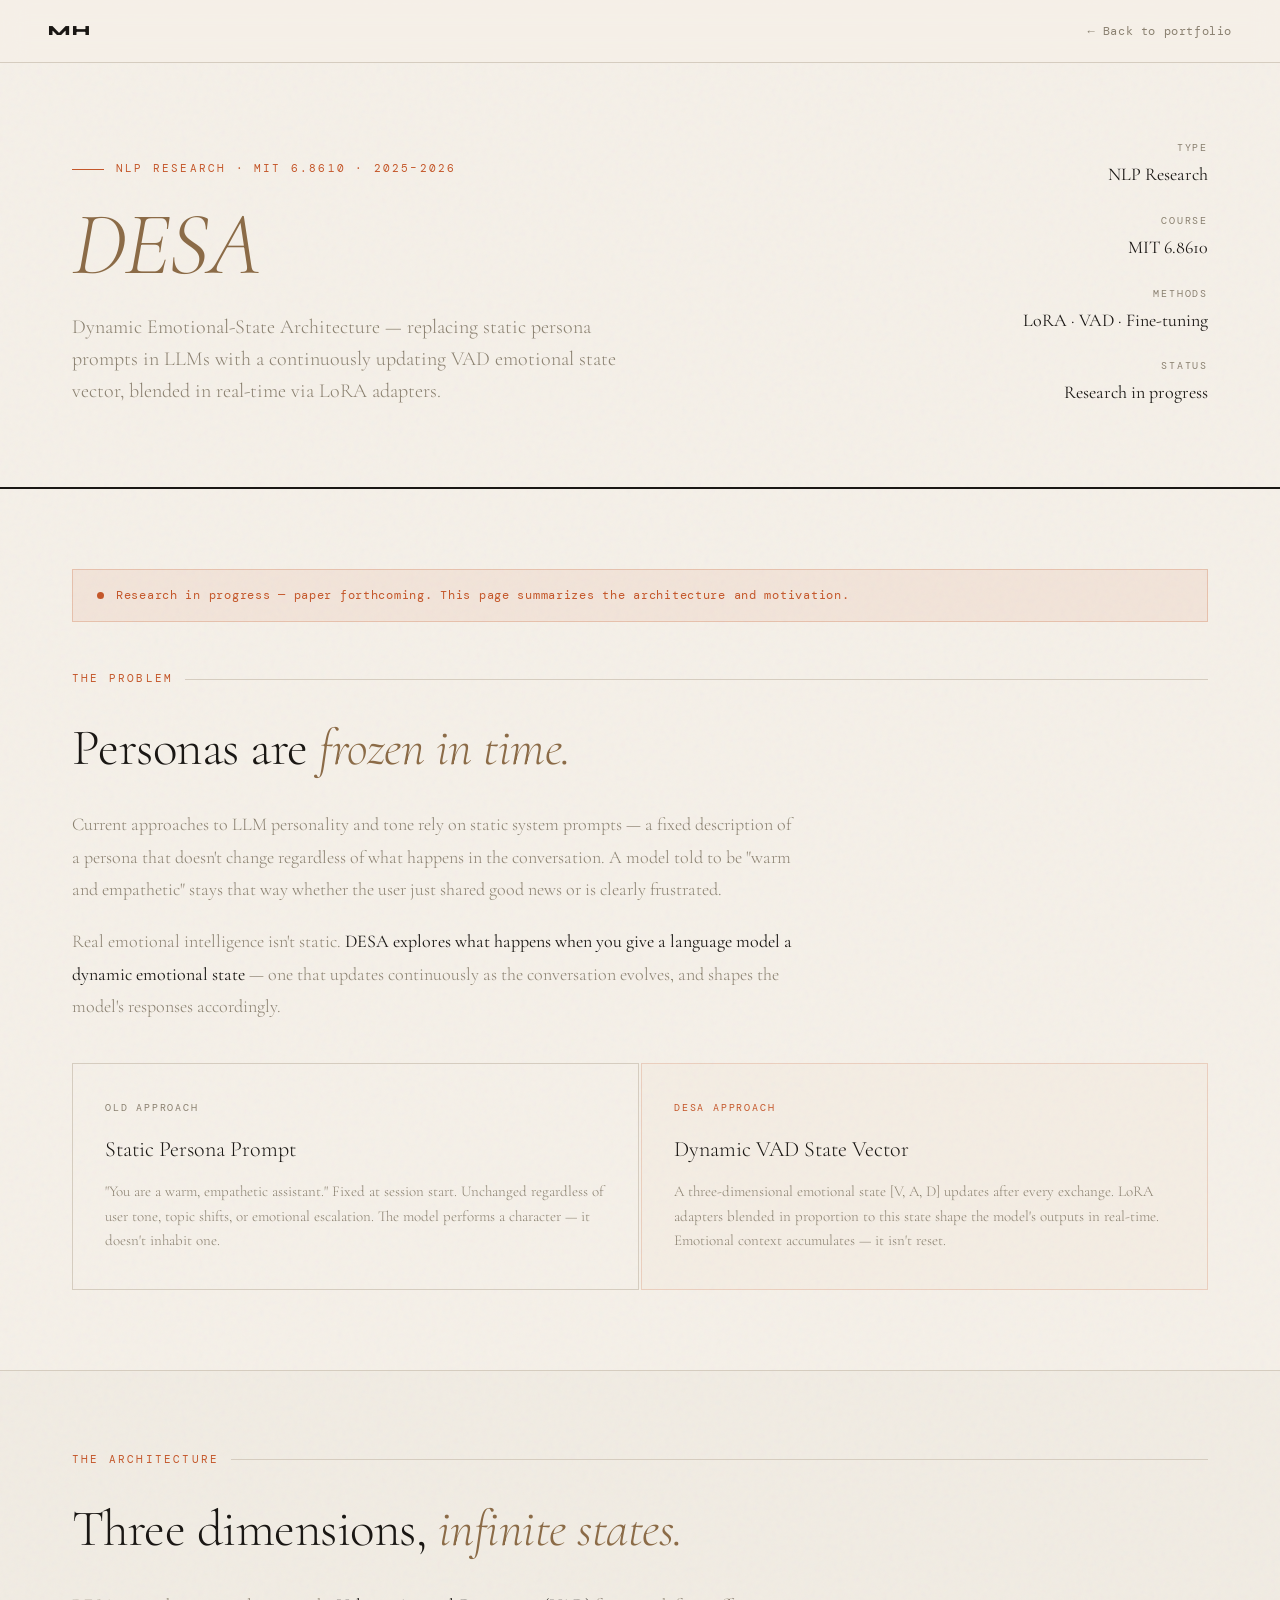
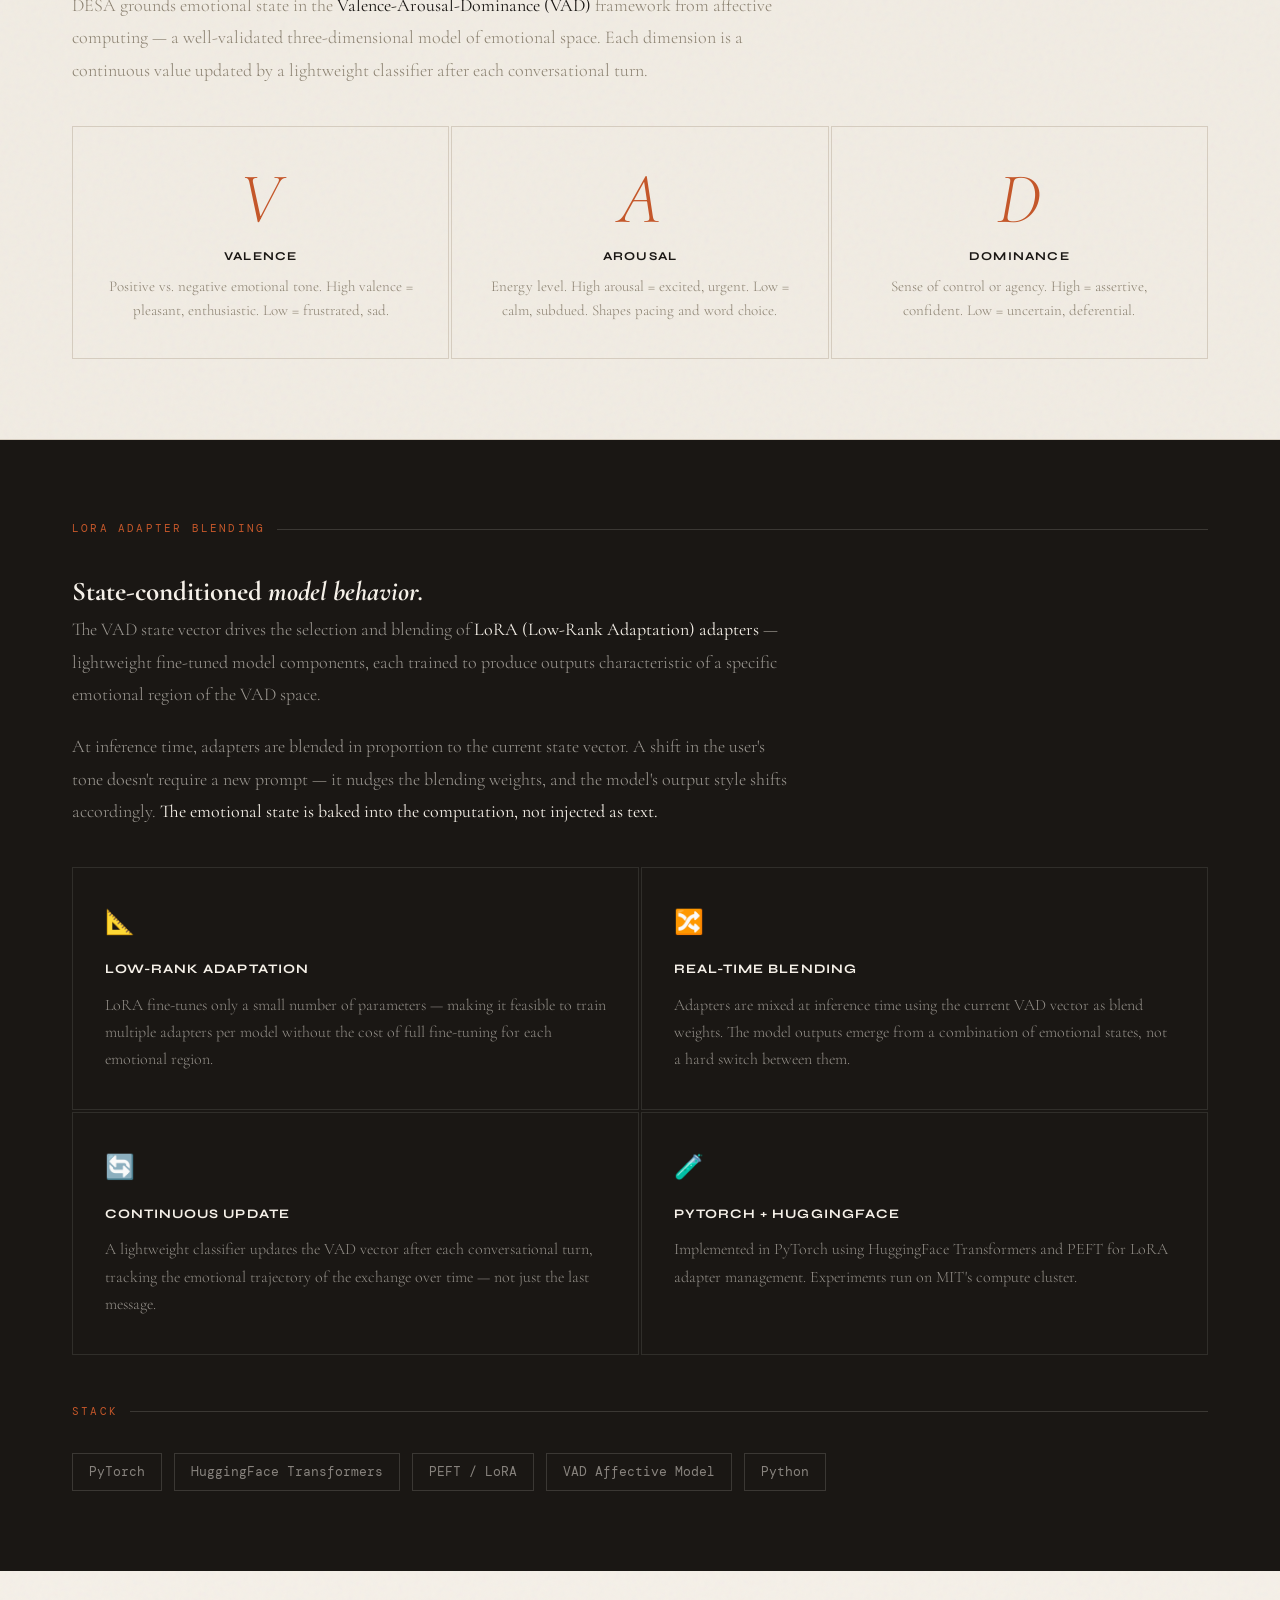
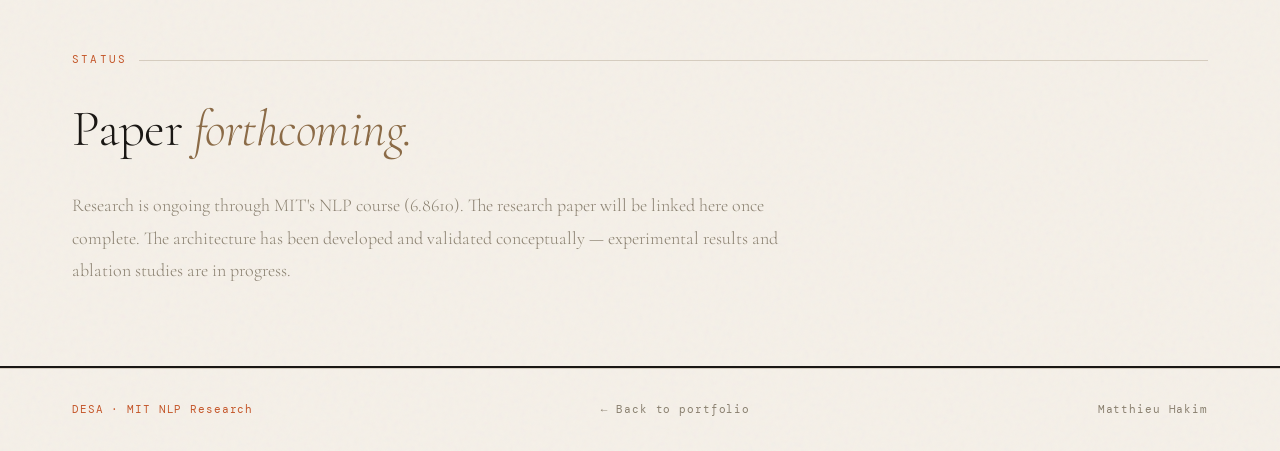
<file: projects/desa.html>
<!DOCTYPE html>
<html lang="en">
<head>
<meta charset="UTF-8">
<meta name="viewport" content="width=device-width, initial-scale=1.0">
<title>DESA — Matthieu Hakim</title>
<link rel="preconnect" href="https://fonts.googleapis.com">
<link rel="preconnect" href="https://fonts.gstatic.com" crossorigin>
<link href="https://fonts.googleapis.com/css2?family=Cormorant+Garamond:ital,wght@0,300;0,400;0,600;1,300;1,400&family=DM+Mono:wght@300;400&family=Syne:wght@400;500;700;800&display=swap" rel="stylesheet">
<link rel="stylesheet" href="../shared.css">
<style>
  .wip-banner {
    background: rgba(196,87,42,0.08);
    border: 1px solid rgba(196,87,42,0.25);
    padding: 16px 24px;
    display: flex;
    align-items: center;
    gap: 12px;
    margin-bottom: 48px;
    font-family: var(--mono);
    font-size: 12px;
    color: var(--rust);
    letter-spacing: 0.06em;
  }
  .wip-dot {
    width: 7px; height: 7px; border-radius: 50%;
    background: var(--rust);
    animation: pulse 2s infinite;
    flex-shrink: 0;
  }
  @keyframes pulse { 0%,100%{opacity:1} 50%{opacity:0.3} }

  .vad-visual {
    display: grid;
    grid-template-columns: repeat(3, 1fr);
    gap: 2px;
    margin-top: 40px;
  }
  .vad-dim {
    padding: 36px 28px;
    border: 1px solid var(--rule);
    text-align: center;
  }
  .vad-letter {
    font-family: var(--serif); font-size: 72px; font-weight: 300;
    line-height: 1; color: var(--rust); font-style: italic;
    margin-bottom: 12px;
  }
  .vad-name {
    font-family: var(--sans); font-size: 12px; font-weight: 700;
    letter-spacing: 0.1em; text-transform: uppercase;
    color: var(--ink); margin-bottom: 8px;
  }
  .vad-desc { font-size: 15px; color: var(--muted); font-weight: 300; line-height: 1.6; }

  .contrast-block {
    display: grid;
    grid-template-columns: 1fr 1fr;
    gap: 2px;
    margin-top: 40px;
  }
  .contrast-side { padding: 36px 32px; border: 1px solid var(--rule); }
  .contrast-label {
    font-family: var(--mono); font-size: 10px; letter-spacing: 0.18em;
    text-transform: uppercase; color: var(--muted); margin-bottom: 16px;
  }
  .contrast-label.new { color: var(--rust); }
  .contrast-title {
    font-family: var(--serif); font-size: 22px; font-weight: 300;
    margin-bottom: 12px;
  }
  .contrast-desc { font-size: 15px; color: var(--muted); font-weight: 300; line-height: 1.65; }
</style>
</head>
<body>

<nav>
  <a href="../index.html" class="nav-logo">MH</a>
  <a href="../index.html" class="nav-back">← Back to portfolio</a>
</nav>

<header class="proj-hero">
  <div>
    <div class="proj-eyebrow">NLP Research · MIT 6.8610 · 2025–2026</div>
    <h1 class="proj-title"><em>DESA</em></h1>
    <p class="proj-tagline">Dynamic Emotional-State Architecture — replacing static persona prompts in LLMs with a continuously updating VAD emotional state vector, blended in real-time via LoRA adapters.</p>
  </div>
  <div class="proj-meta">
    <div class="proj-meta-item">
      <div class="proj-meta-label">Type</div>
      <div class="proj-meta-value">NLP Research</div>
    </div>
    <div class="proj-meta-item">
      <div class="proj-meta-label">Course</div>
      <div class="proj-meta-value">MIT 6.8610</div>
    </div>
    <div class="proj-meta-item">
      <div class="proj-meta-label">Methods</div>
      <div class="proj-meta-value">LoRA · VAD · Fine-tuning</div>
    </div>
    <div class="proj-meta-item">
      <div class="proj-meta-label">Status</div>
      <div class="proj-meta-value">Research in progress</div>
    </div>
  </div>
</header>

<section class="proj-section">
  <div class="wip-banner">
    <div class="wip-dot"></div>
    Research in progress — paper forthcoming. This page summarizes the architecture and motivation.
  </div>

  <div class="proj-section-label">The Problem</div>
  <h2>Personas are <em>frozen in time.</em></h2>
  <div class="proj-body">
    <p>Current approaches to LLM personality and tone rely on static system prompts — a fixed description of a persona that doesn't change regardless of what happens in the conversation. A model told to be "warm and empathetic" stays that way whether the user just shared good news or is clearly frustrated.</p>
    <p>Real emotional intelligence isn't static. <strong>DESA explores what happens when you give a language model a dynamic emotional state</strong> — one that updates continuously as the conversation evolves, and shapes the model's responses accordingly.</p>
  </div>

  <div class="contrast-block">
    <div class="contrast-side">
      <div class="contrast-label">Old approach</div>
      <div class="contrast-title">Static Persona Prompt</div>
      <div class="contrast-desc">"You are a warm, empathetic assistant." Fixed at session start. Unchanged regardless of user tone, topic shifts, or emotional escalation. The model performs a character — it doesn't inhabit one.</div>
    </div>
    <div class="contrast-side" style="border-color: rgba(196,87,42,0.2); background: rgba(196,87,42,0.02);">
      <div class="contrast-label new">DESA approach</div>
      <div class="contrast-title">Dynamic VAD State Vector</div>
      <div class="contrast-desc">A three-dimensional emotional state [V, A, D] updates after every exchange. LoRA adapters blended in proportion to this state shape the model's outputs in real-time. Emotional context accumulates — it isn't reset.</div>
    </div>
  </div>
</section>

<!-- VAD -->
<section class="proj-section" style="background: rgba(139,107,71,0.03);">
  <div class="proj-section-label">The Architecture</div>
  <h2>Three dimensions, <em>infinite states.</em></h2>
  <div class="proj-body">
    <p>DESA grounds emotional state in the <strong>Valence-Arousal-Dominance (VAD)</strong> framework from affective computing — a well-validated three-dimensional model of emotional space. Each dimension is a continuous value updated by a lightweight classifier after each conversational turn.</p>
  </div>
  <div class="vad-visual">
    <div class="vad-dim">
      <div class="vad-letter">V</div>
      <div class="vad-name">Valence</div>
      <div class="vad-desc">Positive vs. negative emotional tone. High valence = pleasant, enthusiastic. Low = frustrated, sad.</div>
    </div>
    <div class="vad-dim">
      <div class="vad-letter">A</div>
      <div class="vad-name">Arousal</div>
      <div class="vad-desc">Energy level. High arousal = excited, urgent. Low = calm, subdued. Shapes pacing and word choice.</div>
    </div>
    <div class="vad-dim">
      <div class="vad-letter">D</div>
      <div class="vad-name">Dominance</div>
      <div class="vad-desc">Sense of control or agency. High = assertive, confident. Low = uncertain, deferential.</div>
    </div>
  </div>
</section>

<!-- LoRA -->
<section class="proj-dark">
  <div class="proj-section-label">LoRA Adapter Blending</div>
  <h2>State-conditioned <em>model behavior.</em></h2>
  <div class="proj-body">
    <p>The VAD state vector drives the selection and blending of <strong>LoRA (Low-Rank Adaptation) adapters</strong> — lightweight fine-tuned model components, each trained to produce outputs characteristic of a specific emotional region of the VAD space.</p>
    <p>At inference time, adapters are blended in proportion to the current state vector. A shift in the user's tone doesn't require a new prompt — it nudges the blending weights, and the model's output style shifts accordingly. <strong>The emotional state is baked into the computation, not injected as text.</strong></p>
  </div>

  <div class="feature-grid" style="margin-top: 40px;">
    <div class="feature-card">
      <div class="feature-icon">📐</div>
      <div class="feature-title">Low-Rank Adaptation</div>
      <div class="feature-desc">LoRA fine-tunes only a small number of parameters — making it feasible to train multiple adapters per model without the cost of full fine-tuning for each emotional region.</div>
    </div>
    <div class="feature-card">
      <div class="feature-icon">🔀</div>
      <div class="feature-title">Real-Time Blending</div>
      <div class="feature-desc">Adapters are mixed at inference time using the current VAD vector as blend weights. The model outputs emerge from a combination of emotional states, not a hard switch between them.</div>
    </div>
    <div class="feature-card">
      <div class="feature-icon">🔄</div>
      <div class="feature-title">Continuous Update</div>
      <div class="feature-desc">A lightweight classifier updates the VAD vector after each conversational turn, tracking the emotional trajectory of the exchange over time — not just the last message.</div>
    </div>
    <div class="feature-card">
      <div class="feature-icon">🧪</div>
      <div class="feature-title">PyTorch + HuggingFace</div>
      <div class="feature-desc">Implemented in PyTorch using HuggingFace Transformers and PEFT for LoRA adapter management. Experiments run on MIT's compute cluster.</div>
    </div>
  </div>

  <div style="margin-top: 48px;">
    <div class="proj-section-label" style="margin-bottom: 20px;">Stack</div>
    <div class="stack-grid">
      <span class="stack-pill">PyTorch</span>
      <span class="stack-pill">HuggingFace Transformers</span>
      <span class="stack-pill">PEFT / LoRA</span>
      <span class="stack-pill">VAD Affective Model</span>
      <span class="stack-pill">Python</span>
    </div>
  </div>
</section>

<section class="proj-section" style="border-bottom: 2px solid var(--ink);">
  <div class="proj-section-label">Status</div>
  <h2>Paper <em>forthcoming.</em></h2>
  <div class="proj-body">
    <p>Research is ongoing through MIT's NLP course (6.8610). The research paper will be linked here once complete. The architecture has been developed and validated conceptually — experimental results and ablation studies are in progress.</p>
  </div>
</section>

<footer>
  <span>DESA · MIT NLP Research</span>
  <a href="../index.html" style="color: var(--muted); font-family: var(--mono); font-size: 11px; letter-spacing: 0.08em;">← Back to portfolio</a>
  <span>Matthieu Hakim</span>
</footer>

</body>
</html>
</file>
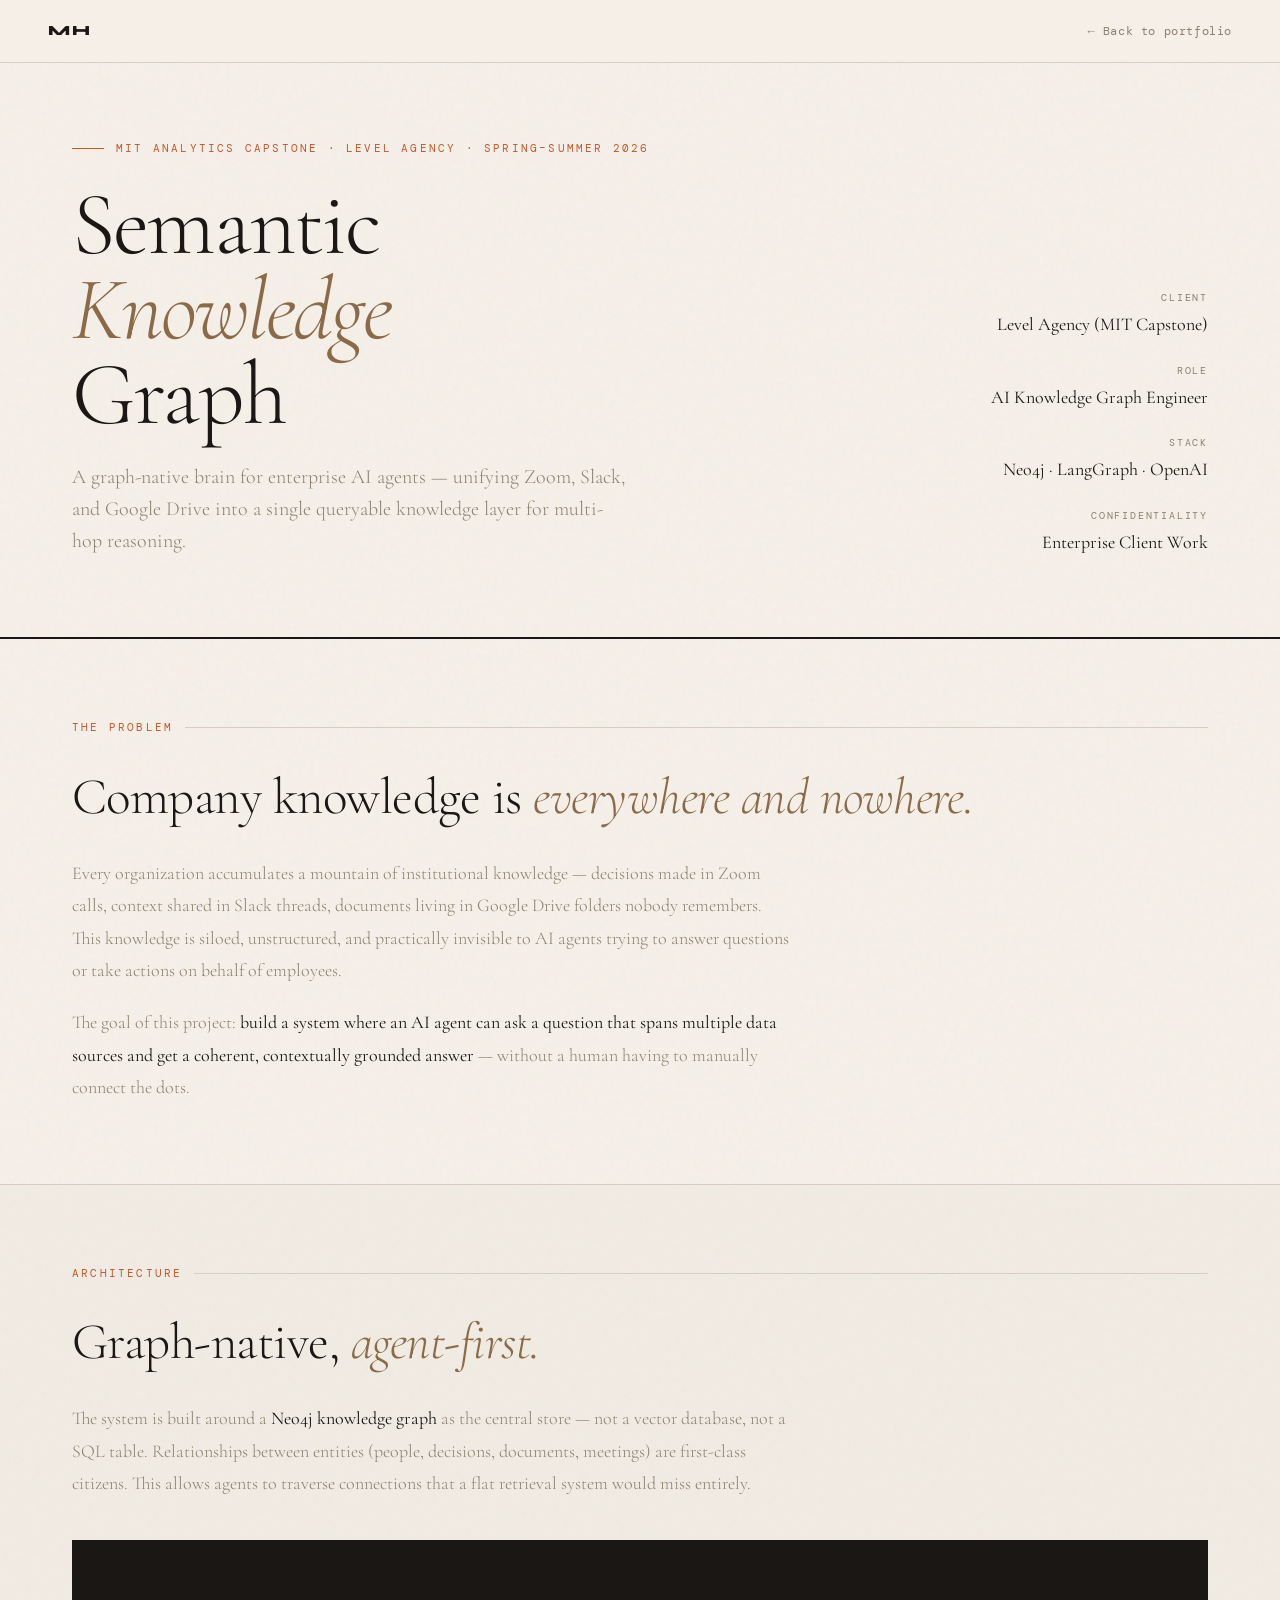
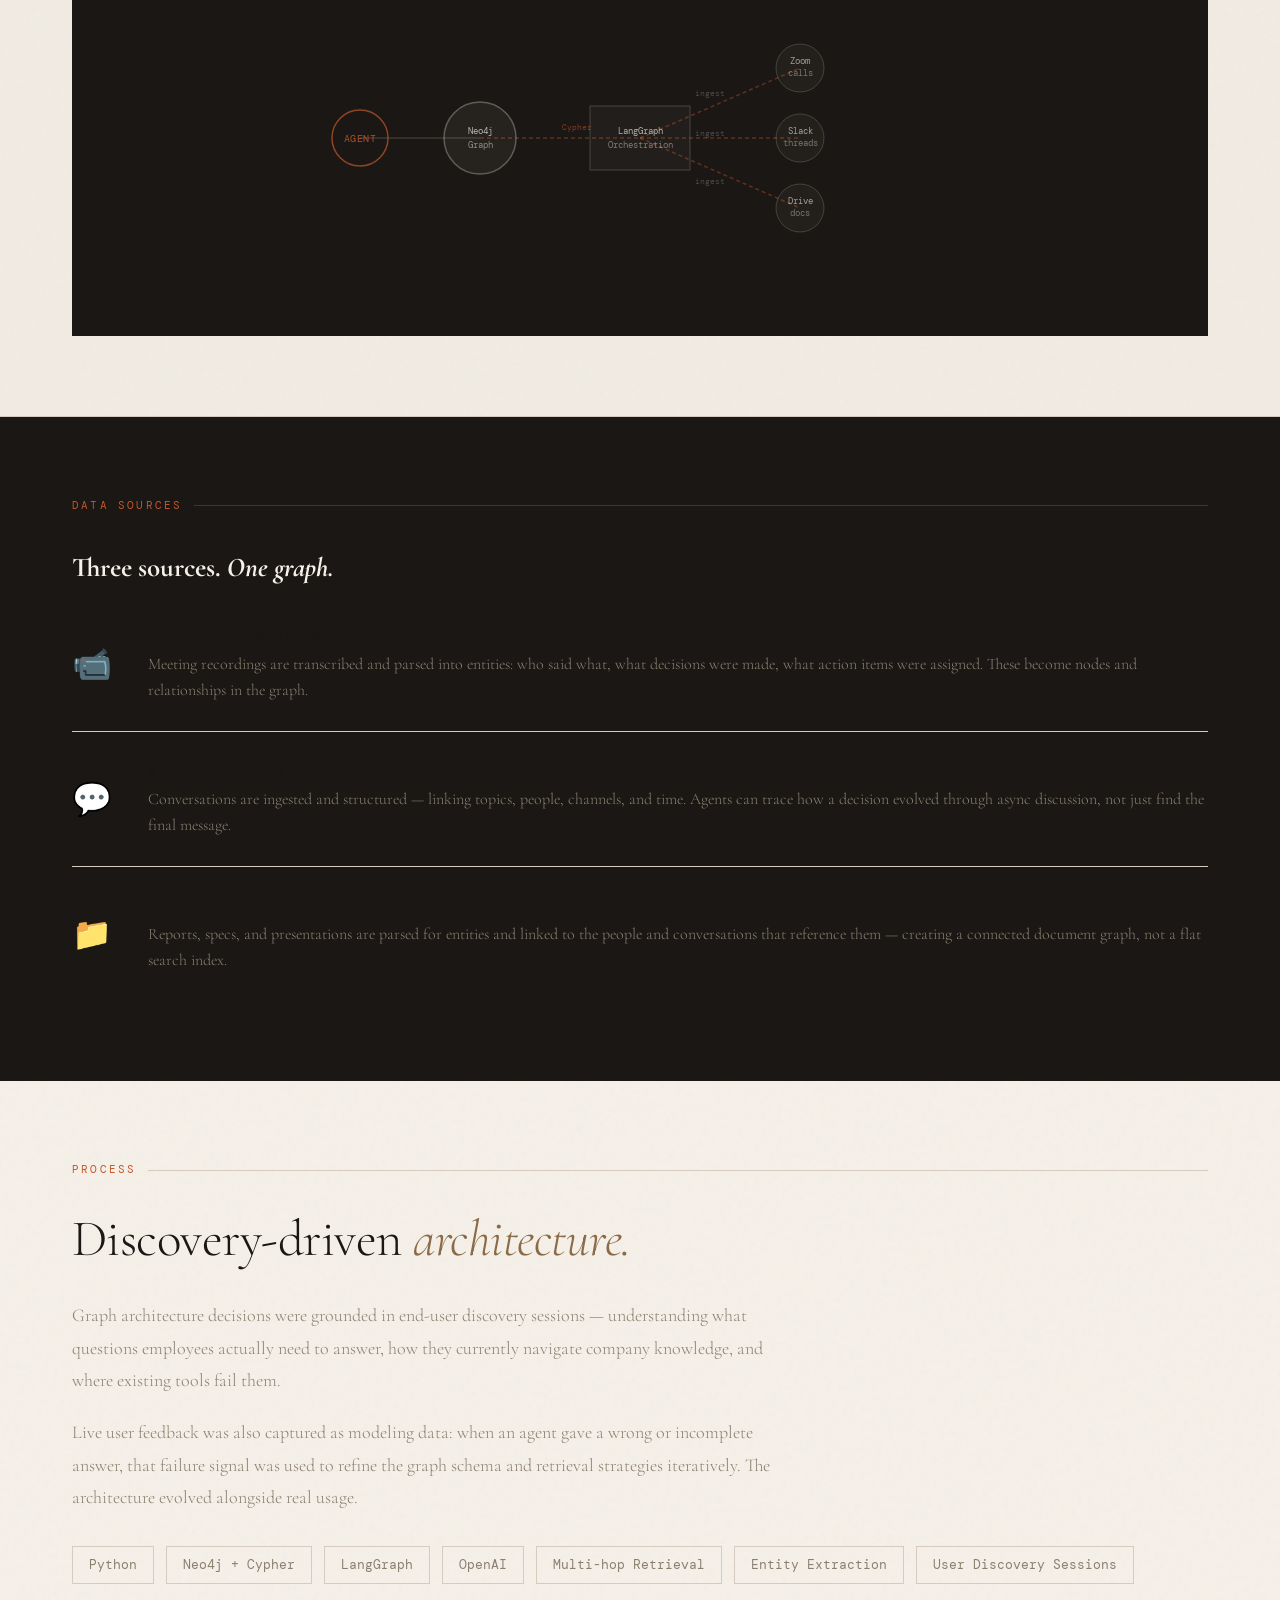
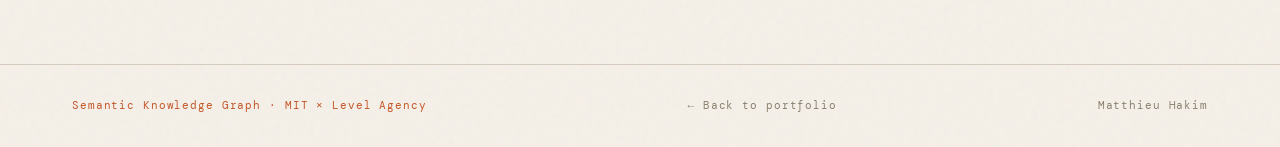
<file: projects/knowledge-graph.html>
<!DOCTYPE html>
<html lang="en">
<head>
<meta charset="UTF-8">
<meta name="viewport" content="width=device-width, initial-scale=1.0">
<title>Semantic Knowledge Graph — Matthieu Hakim</title>
<link rel="preconnect" href="https://fonts.googleapis.com">
<link rel="preconnect" href="https://fonts.gstatic.com" crossorigin>
<link href="https://fonts.googleapis.com/css2?family=Cormorant+Garamond:ital,wght@0,300;0,400;0,600;1,300;1,400&family=DM+Mono:wght@300;400&family=Syne:wght@400;500;700;800&display=swap" rel="stylesheet">
<link rel="stylesheet" href="../shared.css">
<style>
  .graph-viz {
    background: var(--ink);
    padding: 48px;
    margin-top: 40px;
    position: relative;
    overflow: hidden;
    min-height: 320px;
    display: flex;
    align-items: center;
    justify-content: center;
  }
  .graph-svg { width: 100%; max-width: 720px; }

  .data-source {
    display: grid;
    grid-template-columns: 56px 1fr;
    gap: 20px;
    padding: 28px 0;
    border-bottom: 1px solid var(--rule);
    align-items: center;
  }
  .data-source:last-child { border-bottom: none; }
  .ds-icon { font-size: 32px; }
  .ds-title { font-family: var(--sans); font-weight: 700; font-size: 13px; letter-spacing: 0.08em; text-transform: uppercase; color: var(--ink); margin-bottom: 6px; }
  .ds-desc { font-size: 16px; line-height: 1.6; color: var(--muted); font-weight: 300; }
</style>
</head>
<body>

<nav>
  <a href="../index.html" class="nav-logo">MH</a>
  <a href="../index.html" class="nav-back">← Back to portfolio</a>
</nav>

<header class="proj-hero">
  <div>
    <div class="proj-eyebrow">MIT Analytics Capstone · Level Agency · Spring–Summer 2026</div>
    <h1 class="proj-title">Semantic<br><em>Knowledge</em><br>Graph</h1>
    <p class="proj-tagline">A graph-native brain for enterprise AI agents — unifying Zoom, Slack, and Google Drive into a single queryable knowledge layer for multi-hop reasoning.</p>
  </div>
  <div class="proj-meta">
    <div class="proj-meta-item">
      <div class="proj-meta-label">Client</div>
      <div class="proj-meta-value">Level Agency (MIT Capstone)</div>
    </div>
    <div class="proj-meta-item">
      <div class="proj-meta-label">Role</div>
      <div class="proj-meta-value">AI Knowledge Graph Engineer</div>
    </div>
    <div class="proj-meta-item">
      <div class="proj-meta-label">Stack</div>
      <div class="proj-meta-value">Neo4j · LangGraph · OpenAI</div>
    </div>
    <div class="proj-meta-item">
      <div class="proj-meta-label">Confidentiality</div>
      <div class="proj-meta-value">Enterprise Client Work</div>
    </div>
  </div>
</header>

<!-- Problem -->
<section class="proj-section">
  <div class="proj-section-label">The Problem</div>
  <h2>Company knowledge is <em>everywhere and nowhere.</em></h2>
  <div class="proj-body">
    <p>Every organization accumulates a mountain of institutional knowledge — decisions made in Zoom calls, context shared in Slack threads, documents living in Google Drive folders nobody remembers. This knowledge is siloed, unstructured, and practically invisible to AI agents trying to answer questions or take actions on behalf of employees.</p>
    <p>The goal of this project: <strong>build a system where an AI agent can ask a question that spans multiple data sources and get a coherent, contextually grounded answer</strong> — without a human having to manually connect the dots.</p>
  </div>
</section>

<!-- Architecture -->
<section class="proj-section" style="background: rgba(139,107,71,0.03);">
  <div class="proj-section-label">Architecture</div>
  <h2>Graph-native, <em>agent-first.</em></h2>
  <div class="proj-body">
    <p>The system is built around a <strong>Neo4j knowledge graph</strong> as the central store — not a vector database, not a SQL table. Relationships between entities (people, decisions, documents, meetings) are first-class citizens. This allows agents to traverse connections that a flat retrieval system would miss entirely.</p>
  </div>

  <!-- Node/edge diagram using SVG -->
  <div class="graph-viz">
    <svg class="graph-svg" viewBox="0 0 720 300" xmlns="http://www.w3.org/2000/svg">
      <!-- Edges -->
      <line x1="200" y1="150" x2="360" y2="150" stroke="rgba(196,87,42,0.4)" stroke-width="1.5" stroke-dasharray="4,3"/>
      <line x1="360" y1="150" x2="520" y2="80" stroke="rgba(196,87,42,0.4)" stroke-width="1.5" stroke-dasharray="4,3"/>
      <line x1="360" y1="150" x2="520" y2="150" stroke="rgba(196,87,42,0.4)" stroke-width="1.5" stroke-dasharray="4,3"/>
      <line x1="360" y1="150" x2="520" y2="220" stroke="rgba(196,87,42,0.4)" stroke-width="1.5" stroke-dasharray="4,3"/>
      <line x1="80" y1="150" x2="200" y2="150" stroke="rgba(245,240,232,0.15)" stroke-width="1.5"/>

      <!-- Agent node -->
      <circle cx="80" cy="150" r="28" fill="none" stroke="rgba(196,87,42,0.7)" stroke-width="1.5"/>
      <text x="80" y="154" text-anchor="middle" font-family="'DM Mono', monospace" font-size="10" fill="rgba(196,87,42,0.9)" letter-spacing="0.05em">AGENT</text>

      <!-- Central Neo4j node -->
      <circle cx="200" cy="150" r="36" fill="rgba(245,240,232,0.05)" stroke="rgba(245,240,232,0.3)" stroke-width="1.5"/>
      <text x="200" y="146" text-anchor="middle" font-family="'DM Mono', monospace" font-size="9" fill="rgba(245,240,232,0.7)">Neo4j</text>
      <text x="200" y="160" text-anchor="middle" font-family="'DM Mono', monospace" font-size="9" fill="rgba(245,240,232,0.5)">Graph</text>

      <!-- LangGraph orchestration -->
      <rect x="310" y="118" width="100" height="64" fill="rgba(245,240,232,0.03)" stroke="rgba(245,240,232,0.2)" stroke-width="1"/>
      <text x="360" y="146" text-anchor="middle" font-family="'DM Mono', monospace" font-size="9" fill="rgba(245,240,232,0.7)">LangGraph</text>
      <text x="360" y="160" text-anchor="middle" font-family="'DM Mono', monospace" font-size="9" fill="rgba(245,240,232,0.45)">Orchestration</text>

      <!-- Data sources -->
      <circle cx="520" cy="80" r="24" fill="rgba(245,240,232,0.04)" stroke="rgba(245,240,232,0.18)" stroke-width="1"/>
      <text x="520" y="76" text-anchor="middle" font-family="'DM Mono', monospace" font-size="9" fill="rgba(245,240,232,0.6)">Zoom</text>
      <text x="520" y="88" text-anchor="middle" font-family="'DM Mono', monospace" font-size="9" fill="rgba(245,240,232,0.4)">calls</text>

      <circle cx="520" cy="150" r="24" fill="rgba(245,240,232,0.04)" stroke="rgba(245,240,232,0.18)" stroke-width="1"/>
      <text x="520" y="146" text-anchor="middle" font-family="'DM Mono', monospace" font-size="9" fill="rgba(245,240,232,0.6)">Slack</text>
      <text x="520" y="158" text-anchor="middle" font-family="'DM Mono', monospace" font-size="9" fill="rgba(245,240,232,0.4)">threads</text>

      <circle cx="520" cy="220" r="24" fill="rgba(245,240,232,0.04)" stroke="rgba(245,240,232,0.18)" stroke-width="1"/>
      <text x="520" y="216" text-anchor="middle" font-family="'DM Mono', monospace" font-size="9" fill="rgba(245,240,232,0.6)">Drive</text>
      <text x="520" y="228" text-anchor="middle" font-family="'DM Mono', monospace" font-size="9" fill="rgba(245,240,232,0.4)">docs</text>

      <!-- Edge labels -->
      <text x="282" y="142" font-family="'DM Mono', monospace" font-size="8" fill="rgba(196,87,42,0.6)">Cypher</text>
      <text x="415" y="108" font-family="'DM Mono', monospace" font-size="8" fill="rgba(245,240,232,0.25)">ingest</text>
      <text x="415" y="148" font-family="'DM Mono', monospace" font-size="8" fill="rgba(245,240,232,0.25)">ingest</text>
      <text x="415" y="196" font-family="'DM Mono', monospace" font-size="8" fill="rgba(245,240,232,0.25)">ingest</text>
    </svg>
  </div>
</section>

<!-- Data sources -->
<section class="proj-dark">
  <div class="proj-section-label">Data Sources</div>
  <h2>Three sources. <em>One graph.</em></h2>
  <div style="margin-top: 8px;">
    <div class="data-source">
      <div class="ds-icon">📹</div>
      <div>
        <div class="ds-title">Zoom Transcripts</div>
        <div class="ds-desc">Meeting recordings are transcribed and parsed into entities: who said what, what decisions were made, what action items were assigned. These become nodes and relationships in the graph.</div>
      </div>
    </div>
    <div class="data-source">
      <div class="ds-icon">💬</div>
      <div>
        <div class="ds-title">Slack Threads</div>
        <div class="ds-desc">Conversations are ingested and structured — linking topics, people, channels, and time. Agents can trace how a decision evolved through async discussion, not just find the final message.</div>
      </div>
    </div>
    <div class="data-source">
      <div class="ds-icon">📁</div>
      <div>
        <div class="ds-title">Google Drive Documents</div>
        <div class="ds-desc">Reports, specs, and presentations are parsed for entities and linked to the people and conversations that reference them — creating a connected document graph, not a flat search index.</div>
      </div>
    </div>
  </div>
</section>

<!-- End-user discovery -->
<section class="proj-section">
  <div class="proj-section-label">Process</div>
  <h2>Discovery-driven <em>architecture.</em></h2>
  <div class="proj-body">
    <p>Graph architecture decisions were grounded in end-user discovery sessions — understanding what questions employees actually need to answer, how they currently navigate company knowledge, and where existing tools fail them.</p>
    <p>Live user feedback was also captured as modeling data: when an agent gave a wrong or incomplete answer, that failure signal was used to refine the graph schema and retrieval strategies iteratively. The architecture evolved alongside real usage.</p>
  </div>

  <div class="stack-grid">
    <span class="stack-pill">Python</span>
    <span class="stack-pill">Neo4j + Cypher</span>
    <span class="stack-pill">LangGraph</span>
    <span class="stack-pill">OpenAI</span>
    <span class="stack-pill">Multi-hop Retrieval</span>
    <span class="stack-pill">Entity Extraction</span>
    <span class="stack-pill">User Discovery Sessions</span>
  </div>
</section>

<footer>
  <span>Semantic Knowledge Graph · MIT × Level Agency</span>
  <a href="../index.html" style="color: var(--muted); font-family: var(--mono); font-size: 11px; letter-spacing: 0.08em;">← Back to portfolio</a>
  <span>Matthieu Hakim</span>
</footer>

</body>
</html>
</file>
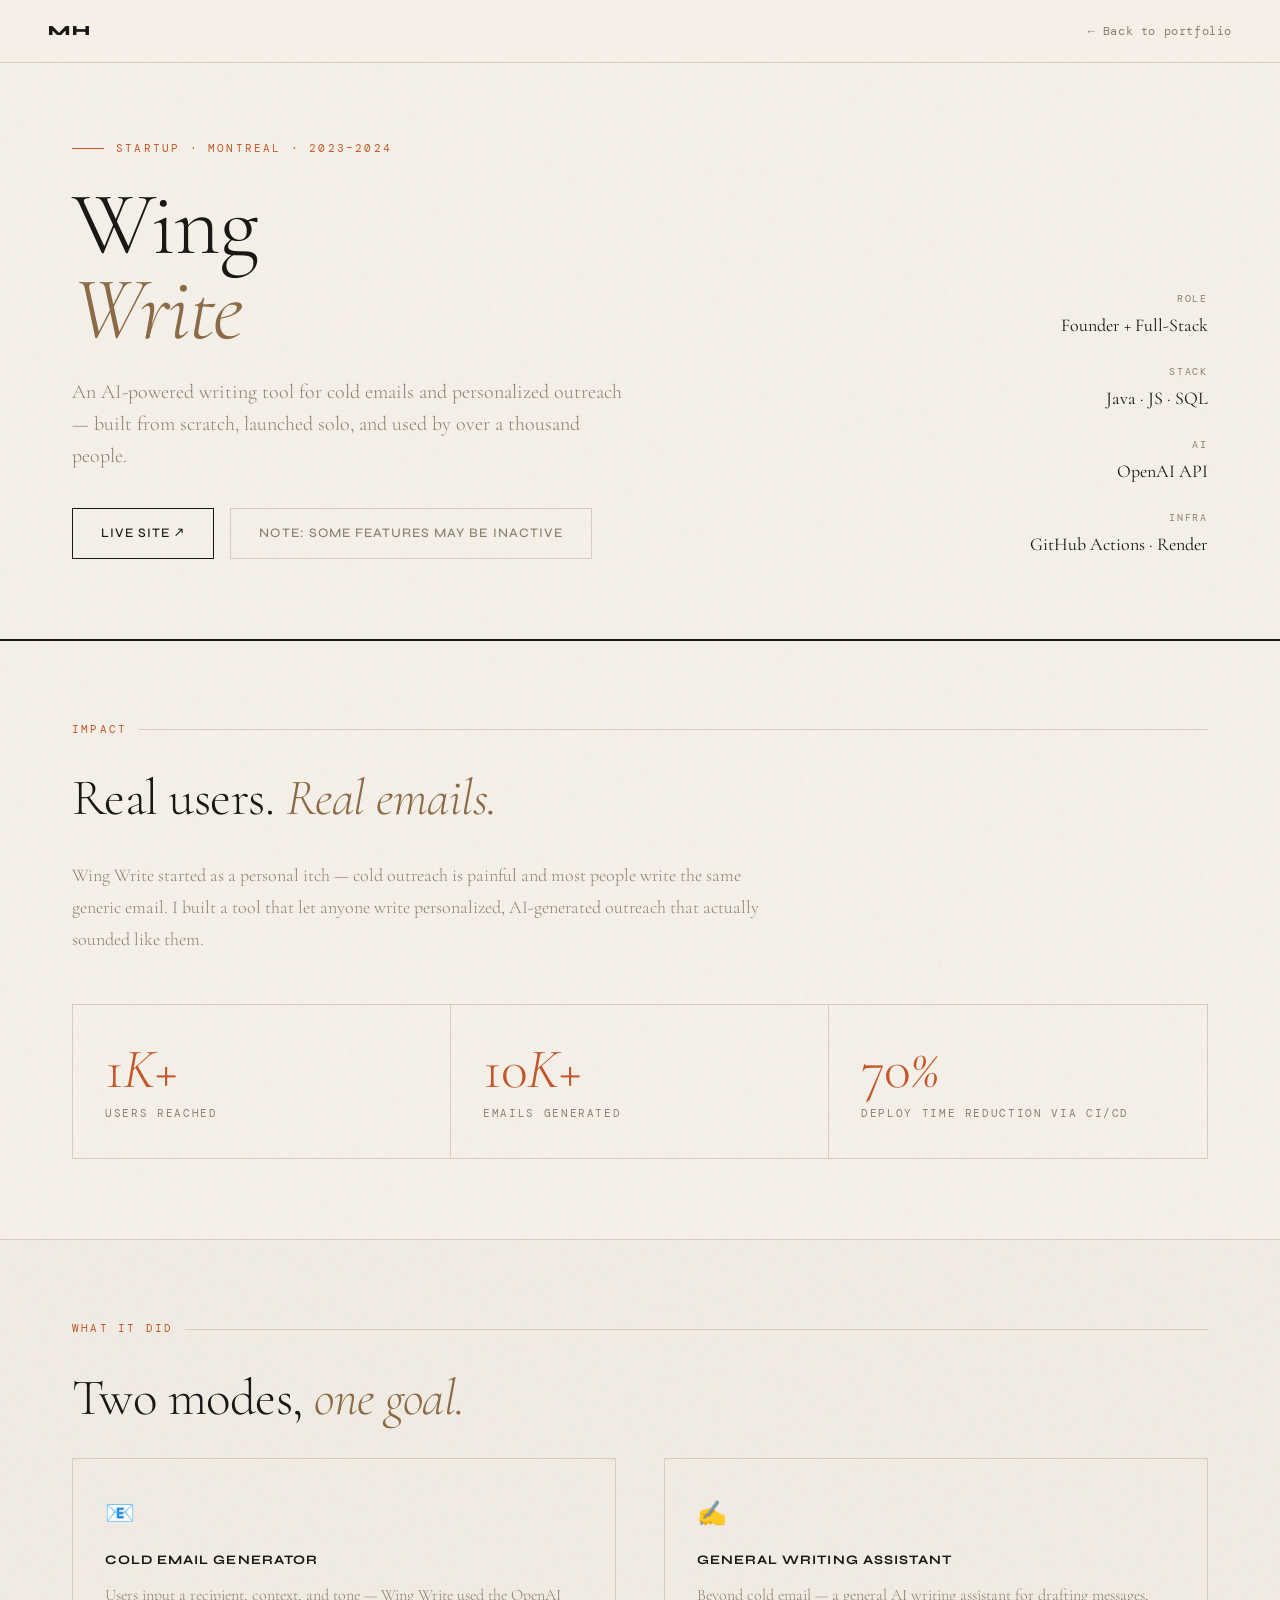
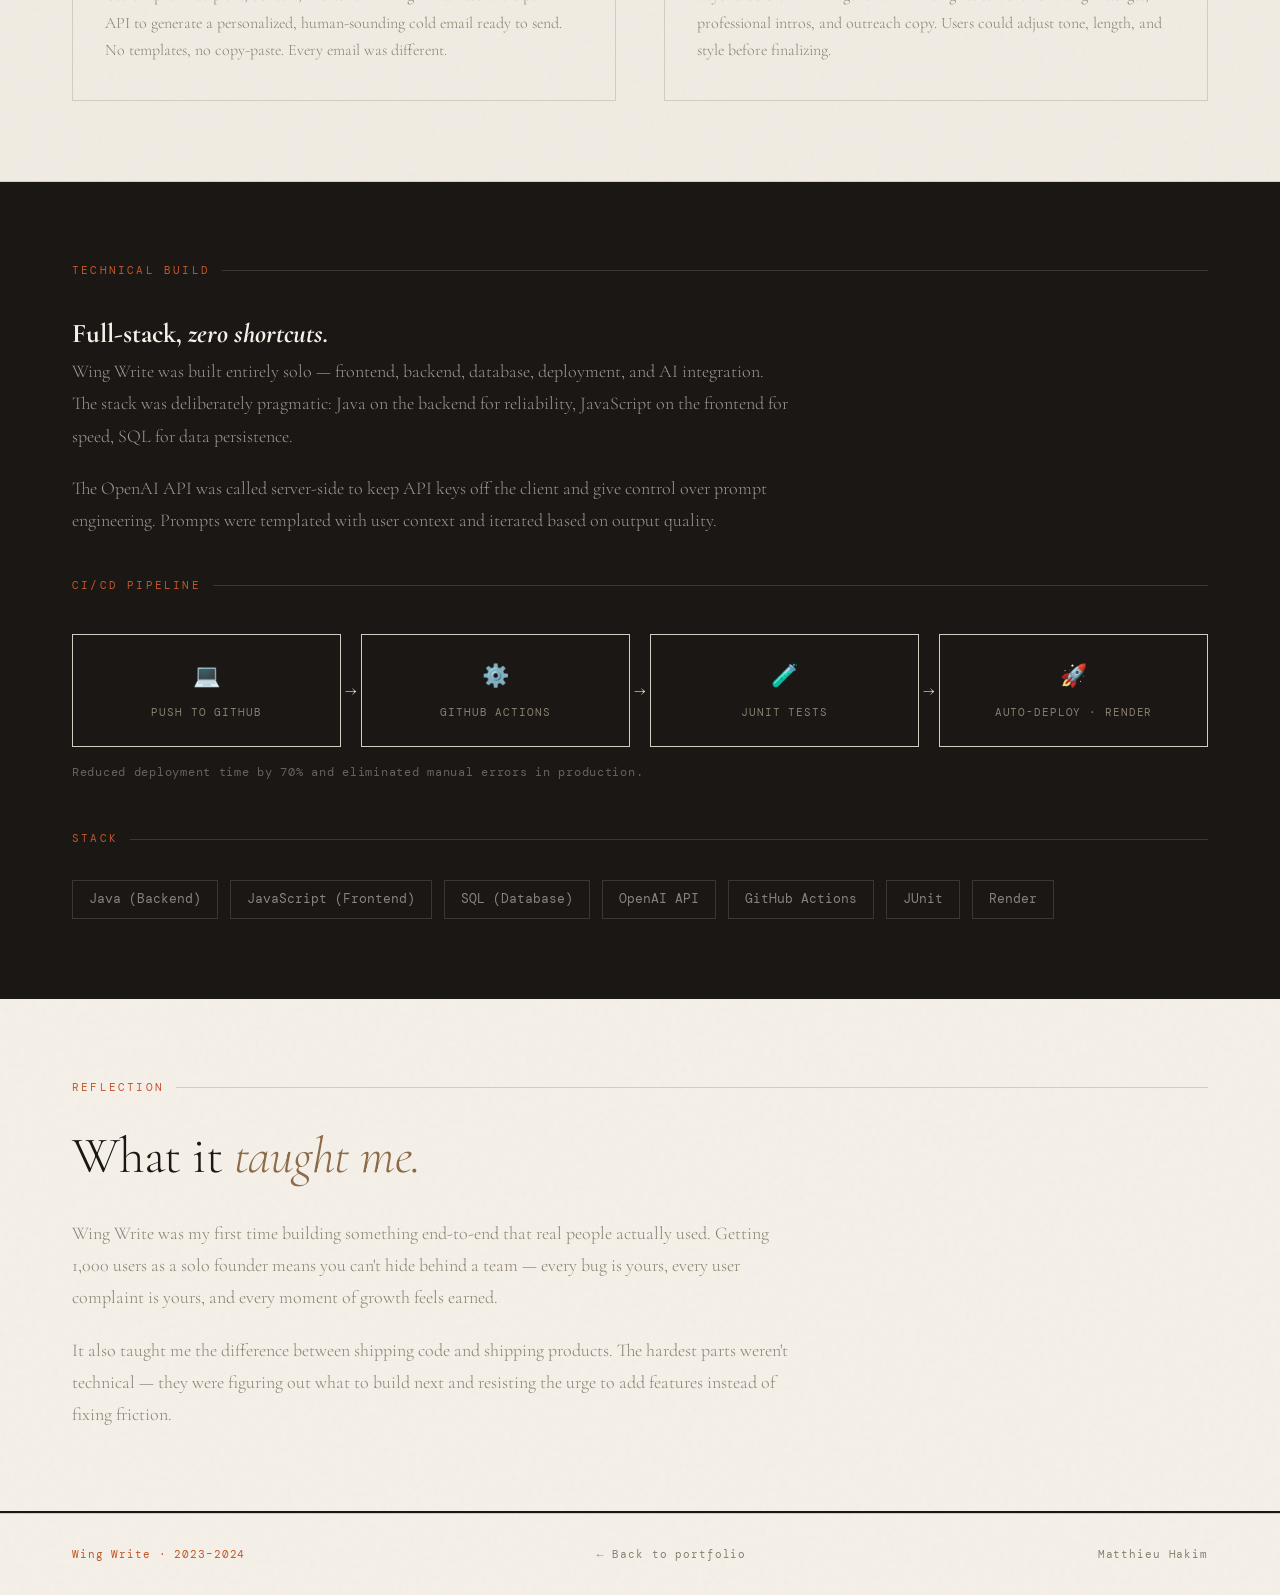
<file: projects/wingwrite.html>
<!DOCTYPE html>
<html lang="en">
<head>
<meta charset="UTF-8">
<meta name="viewport" content="width=device-width, initial-scale=1.0">
<title>Wing Write — Matthieu Hakim</title>
<link rel="preconnect" href="https://fonts.googleapis.com">
<link rel="preconnect" href="https://fonts.gstatic.com" crossorigin>
<link href="https://fonts.googleapis.com/css2?family=Cormorant+Garamond:ital,wght@0,300;0,400;0,600;1,300;1,400&family=DM+Mono:wght@300;400&family=Syne:wght@400;500;700;800&display=swap" rel="stylesheet">
<link rel="stylesheet" href="../shared.css">
<style>
  .stat-row {
    display: grid;
    grid-template-columns: repeat(3, 1fr);
    border: 1px solid var(--rule);
    margin-top: 48px;
  }
  .stat-cell {
    padding: 36px 32px;
    border-right: 1px solid var(--rule);
  }
  .stat-cell:last-child { border-right: none; }
  .stat-big {
    font-family: var(--serif); font-size: 56px; font-weight: 300;
    letter-spacing: -0.02em; line-height: 1; color: var(--rust);
  }
  .stat-big span { font-style: italic; }
  .stat-label-sm {
    font-family: var(--mono); font-size: 11px; letter-spacing: 0.15em;
    text-transform: uppercase; color: var(--muted); margin-top: 8px;
  }

  .pipeline-row {
    display: flex;
    align-items: center;
    gap: 0;
    margin-top: 40px;
    overflow-x: auto;
  }
  .pipe-step {
    flex: 1;
    min-width: 120px;
    padding: 24px 20px;
    border: 1px solid var(--rule);
    text-align: center;
    position: relative;
  }
  .pipe-step + .pipe-step { border-left: none; }
  .pipe-icon { font-size: 22px; margin-bottom: 10px; }
  .pipe-label {
    font-family: var(--mono); font-size: 11px; letter-spacing: 0.08em;
    text-transform: uppercase; color: var(--muted);
  }
  .pipe-arrow {
    font-size: 18px; color: var(--rule); padding: 0 4px;
    flex-shrink: 0;
  }
</style>
</head>
<body>

<nav>
  <a href="../index.html" class="nav-logo">MH</a>
  <a href="../index.html" class="nav-back">← Back to portfolio</a>
</nav>

<header class="proj-hero">
  <div>
    <div class="proj-eyebrow">Startup · Montreal · 2023–2024</div>
    <h1 class="proj-title">Wing<br><em>Write</em></h1>
    <p class="proj-tagline">An AI-powered writing tool for cold emails and personalized outreach — built from scratch, launched solo, and used by over a thousand people.</p>
    <div class="proj-links" style="margin-top:36px;">
      <a href="https://wingwrite.com" target="_blank" class="proj-link-btn">Live Site ↗</a>
      <span class="proj-link-btn ghost" style="cursor:default;">Note: some features may be inactive</span>
    </div>
  </div>
  <div class="proj-meta">
    <div class="proj-meta-item">
      <div class="proj-meta-label">Role</div>
      <div class="proj-meta-value">Founder + Full-Stack</div>
    </div>
    <div class="proj-meta-item">
      <div class="proj-meta-label">Stack</div>
      <div class="proj-meta-value">Java · JS · SQL</div>
    </div>
    <div class="proj-meta-item">
      <div class="proj-meta-label">AI</div>
      <div class="proj-meta-value">OpenAI API</div>
    </div>
    <div class="proj-meta-item">
      <div class="proj-meta-label">Infra</div>
      <div class="proj-meta-value">GitHub Actions · Render</div>
    </div>
  </div>
</header>

<!-- Stats -->
<section class="proj-section">
  <div class="proj-section-label">Impact</div>
  <h2>Real users. <em>Real emails.</em></h2>
  <div class="proj-body">
    <p>Wing Write started as a personal itch — cold outreach is painful and most people write the same generic email. I built a tool that let anyone write personalized, AI-generated outreach that actually sounded like them.</p>
  </div>
  <div class="stat-row">
    <div class="stat-cell">
      <div class="stat-big">1<span>K</span>+</div>
      <div class="stat-label-sm">Users reached</div>
    </div>
    <div class="stat-cell">
      <div class="stat-big">10<span>K</span>+</div>
      <div class="stat-label-sm">Emails generated</div>
    </div>
    <div class="stat-cell">
      <div class="stat-big">70<span>%</span></div>
      <div class="stat-label-sm">Deploy time reduction via CI/CD</div>
    </div>
  </div>
</section>

<!-- What it did -->
<section class="proj-section" style="background: rgba(139,107,71,0.03);">
  <div class="proj-section-label">What It Did</div>
  <h2>Two modes, <em>one goal.</em></h2>
  <div class="proj-two-col">
    <div>
      <div class="feature-card" style="height: 100%;">
        <div class="feature-icon">📧</div>
        <div class="feature-title">Cold Email Generator</div>
        <div class="feature-desc">Users input a recipient, context, and tone — Wing Write used the OpenAI API to generate a personalized, human-sounding cold email ready to send. No templates, no copy-paste. Every email was different.</div>
      </div>
    </div>
    <div>
      <div class="feature-card" style="height: 100%;">
        <div class="feature-icon">✍️</div>
        <div class="feature-title">General Writing Assistant</div>
        <div class="feature-desc">Beyond cold email — a general AI writing assistant for drafting messages, professional intros, and outreach copy. Users could adjust tone, length, and style before finalizing.</div>
      </div>
    </div>
  </div>
</section>

<!-- Technical -->
<section class="proj-dark">
  <div class="proj-section-label">Technical Build</div>
  <h2>Full-stack, <em>zero shortcuts.</em></h2>
  <div class="proj-body">
    <p>Wing Write was built entirely solo — frontend, backend, database, deployment, and AI integration. The stack was deliberately pragmatic: Java on the backend for reliability, JavaScript on the frontend for speed, SQL for data persistence.</p>
    <p>The OpenAI API was called server-side to keep API keys off the client and give control over prompt engineering. Prompts were templated with user context and iterated based on output quality.</p>
  </div>

  <div style="margin-top: 40px;">
    <div class="proj-section-label" style="margin-bottom: 24px;">CI/CD Pipeline</div>
    <div class="pipeline-row">
      <div class="pipe-step">
        <div class="pipe-icon">💻</div>
        <div class="pipe-label">Push to GitHub</div>
      </div>
      <div class="pipe-arrow">→</div>
      <div class="pipe-step">
        <div class="pipe-icon">⚙️</div>
        <div class="pipe-label">GitHub Actions</div>
      </div>
      <div class="pipe-arrow">→</div>
      <div class="pipe-step">
        <div class="pipe-icon">🧪</div>
        <div class="pipe-label">JUnit Tests</div>
      </div>
      <div class="pipe-arrow">→</div>
      <div class="pipe-step">
        <div class="pipe-icon">🚀</div>
        <div class="pipe-label">Auto-deploy · Render</div>
      </div>
    </div>
    <p style="font-family: var(--mono); font-size: 12px; color: rgba(245,240,232,0.35); margin-top: 16px; letter-spacing: 0.06em;">Reduced deployment time by 70% and eliminated manual errors in production.</p>
  </div>

  <div style="margin-top: 48px;">
    <div class="proj-section-label" style="margin-bottom: 20px;">Stack</div>
    <div class="stack-grid">
      <span class="stack-pill">Java (Backend)</span>
      <span class="stack-pill">JavaScript (Frontend)</span>
      <span class="stack-pill">SQL (Database)</span>
      <span class="stack-pill">OpenAI API</span>
      <span class="stack-pill">GitHub Actions</span>
      <span class="stack-pill">JUnit</span>
      <span class="stack-pill">Render</span>
    </div>
  </div>
</section>

<!-- Learnings -->
<section class="proj-section" style="border-bottom: 2px solid var(--ink);">
  <div class="proj-section-label">Reflection</div>
  <h2>What it <em>taught me.</em></h2>
  <div class="proj-body">
    <p>Wing Write was my first time building something end-to-end that real people actually used. Getting 1,000 users as a solo founder means you can't hide behind a team — every bug is yours, every user complaint is yours, and every moment of growth feels earned.</p>
    <p>It also taught me the difference between shipping code and shipping products. The hardest parts weren't technical — they were figuring out what to build next and resisting the urge to add features instead of fixing friction.</p>
  </div>
</section>

<footer>
  <span>Wing Write · 2023–2024</span>
  <a href="../index.html" style="color: var(--muted); font-family: var(--mono); font-size: 11px; letter-spacing: 0.08em;">← Back to portfolio</a>
  <span>Matthieu Hakim</span>
</footer>

</body>
</html>
</file>
<file: shared.css>
@import url('https://fonts.googleapis.com/css2?family=Cormorant+Garamond:ital,wght@0,300;0,400;0,600;1,300;1,400&family=DM+Mono:wght@300;400&family=Syne:wght@400;500;700;800&display=swap');

*, *::before, *::after { box-sizing: border-box; margin: 0; padding: 0; }

:root {
  --cream:  #F5F0E8;
  --ink:    #1A1714;
  --warm:   #8B6B47;
  --rust:   #C4572A;
  --muted:  #8A8070;
  --rule:   #D5CCBF;
  --serif:  'Cormorant Garamond', Georgia, serif;
  --sans:   'Syne', sans-serif;
  --mono:   'DM Mono', monospace;
}

html { scroll-behavior: smooth; }

body {
  background: var(--cream);
  color: var(--ink);
  font-family: var(--serif);
  font-size: 18px;
  line-height: 1.6;
  overflow-x: hidden;
  background-image: url("data:image/svg+xml,%3Csvg viewBox='0 0 256 256' xmlns='http://www.w3.org/2000/svg'%3E%3Cfilter id='noise'%3E%3CfeTurbulence type='fractalNoise' baseFrequency='0.9' numOctaves='4' stitchTiles='stitch'/%3E%3C/filter%3E%3Crect width='100%25' height='100%25' filter='url(%23noise)' opacity='0.04'/%3E%3C/svg%3E");
}

a { color: inherit; text-decoration: none; }

/* Nav */
nav {
  position: fixed; top: 0; left: 0; right: 0; z-index: 100;
  display: flex; justify-content: space-between; align-items: center;
  padding: 20px 48px;
  background: rgba(245,240,232,0.88);
  backdrop-filter: blur(12px);
  border-bottom: 1px solid var(--rule);
}
.nav-logo { font-family: var(--sans); font-weight: 800; font-size: 14px; letter-spacing: 0.12em; text-transform: uppercase; }
.nav-back { font-family: var(--mono); font-size: 12px; color: var(--muted); letter-spacing: 0.05em; transition: color 0.2s; }
.nav-back:hover { color: var(--rust); }

/* Project Hero */
.proj-hero {
  padding: 140px 72px 80px;
  border-bottom: 2px solid var(--ink);
  display: grid;
  grid-template-columns: 1fr auto;
  gap: 48px;
  align-items: end;
}
.proj-eyebrow {
  font-family: var(--mono); font-size: 11px; letter-spacing: 0.2em;
  text-transform: uppercase; color: var(--rust);
  display: flex; align-items: center; gap: 12px; margin-bottom: 24px;
}
.proj-eyebrow::before { content: ''; display: block; width: 32px; height: 1px; background: var(--rust); }
.proj-title {
  font-family: var(--serif); font-weight: 300;
  font-size: clamp(52px, 7vw, 96px);
  line-height: 0.95; letter-spacing: -0.02em; margin-bottom: 24px;
}
.proj-title em { font-style: italic; color: var(--warm); }
.proj-tagline {
  font-size: 20px; font-weight: 300; color: var(--muted);
  max-width: 560px; line-height: 1.6;
}
.proj-meta {
  display: flex; flex-direction: column; gap: 24px;
  text-align: right; min-width: 200px;
}
.proj-meta-item {}
.proj-meta-label { font-family: var(--mono); font-size: 10px; letter-spacing: 0.18em; text-transform: uppercase; color: var(--muted); margin-bottom: 4px; }
.proj-meta-value { font-family: var(--serif); font-size: 18px; }

/* Section */
.proj-section { padding: 80px 72px; border-bottom: 1px solid var(--rule); }
.proj-section:last-of-type { border-bottom: none; }
.proj-section-label {
  font-family: var(--mono); font-size: 11px; letter-spacing: 0.2em;
  text-transform: uppercase; color: var(--rust); margin-bottom: 32px;
  display: flex; align-items: center; gap: 12px;
}
.proj-section-label::after { content: ''; flex: 1; height: 1px; background: var(--rule); }
.proj-section h2 {
  font-family: var(--serif); font-weight: 300;
  font-size: clamp(32px, 4vw, 52px); letter-spacing: -0.01em;
  margin-bottom: 32px; line-height: 1.1;
}
.proj-section h2 em { font-style: italic; color: var(--warm); }
.proj-body {
  font-size: 18px; line-height: 1.8; color: var(--muted);
  font-weight: 300; max-width: 720px;
}
.proj-body p + p { margin-top: 20px; }
.proj-body strong { color: var(--ink); font-weight: 400; }

/* Two-column grid */
.proj-two-col { display: grid; grid-template-columns: 1fr 1fr; gap: 48px; }

/* Feature cards */
.feature-grid { display: grid; grid-template-columns: 1fr 1fr; gap: 2px; margin-top: 40px; }
.feature-card {
  padding: 36px 32px; border: 1px solid var(--rule);
  transition: background 0.2s;
}
.feature-card:hover { background: rgba(139,107,71,0.04); }
.feature-icon { font-size: 24px; margin-bottom: 16px; }
.feature-title {
  font-family: var(--sans); font-weight: 700; font-size: 13px;
  letter-spacing: 0.08em; text-transform: uppercase;
  color: var(--ink); margin-bottom: 12px;
}
.feature-desc { font-size: 16px; line-height: 1.7; color: var(--muted); font-weight: 300; }

/* Stack pills */
.stack-grid { display: flex; flex-wrap: wrap; gap: 12px; margin-top: 32px; }
.stack-pill {
  font-family: var(--mono); font-size: 13px; padding: 8px 16px;
  border: 1px solid var(--rule); color: var(--muted);
  transition: all 0.2s;
}
.stack-pill:hover { border-color: var(--warm); color: var(--warm); }

/* Dark section */
.proj-dark {
  background: var(--ink); color: var(--cream);
  padding: 80px 72px;
}
.proj-dark .proj-section-label { color: var(--rust); }
.proj-dark .proj-section-label::after { background: rgba(245,240,232,0.15); }
.proj-dark h2 { color: var(--cream); }
.proj-dark .proj-body { color: rgba(245,240,232,0.6); }
.proj-dark .proj-body strong { color: var(--cream); }
.proj-dark .feature-card { border-color: rgba(245,240,232,0.1); }
.proj-dark .feature-card:hover { background: rgba(245,240,232,0.04); }
.proj-dark .feature-title { color: var(--cream); }
.proj-dark .feature-desc { color: rgba(245,240,232,0.55); }
.proj-dark .stack-pill { border-color: rgba(245,240,232,0.15); color: rgba(245,240,232,0.5); }

/* Code block */
.code-block {
  background: var(--ink); color: rgba(245,240,232,0.8);
  font-family: var(--mono); font-size: 13px; line-height: 1.7;
  padding: 32px 36px; margin-top: 32px; overflow-x: auto;
}
.code-comment { color: rgba(245,240,232,0.3); }
.code-key { color: var(--rust); }

/* CTA links */
.proj-links { display: flex; gap: 16px; margin-top: 40px; flex-wrap: wrap; }
.proj-link-btn {
  font-family: var(--sans); font-size: 13px; font-weight: 500;
  letter-spacing: 0.08em; text-transform: uppercase;
  padding: 14px 28px; border: 1px solid var(--ink);
  transition: all 0.25s; display: inline-flex; align-items: center; gap: 8px;
}
.proj-link-btn:hover { background: var(--ink); color: var(--cream); }
.proj-link-btn.ghost { border-color: var(--rule); color: var(--muted); }
.proj-link-btn.ghost:hover { border-color: var(--ink); color: var(--ink); background: transparent; }

/* Footer */
footer {
  padding: 32px 72px;
  border-top: 1px solid var(--rule);
  display: flex; justify-content: space-between; align-items: center;
  font-family: var(--mono); font-size: 11px; color: var(--muted); letter-spacing: 0.08em;
}
footer span:first-child { color: var(--rust); }

@media (max-width: 900px) {
  nav { padding: 16px 24px; }
  .proj-hero { grid-template-columns: 1fr; padding: 120px 24px 60px; }
  .proj-meta { text-align: left; }
  .proj-section { padding: 60px 24px; }
  .proj-two-col { grid-template-columns: 1fr; }
  .feature-grid { grid-template-columns: 1fr; }
  .proj-dark { padding: 60px 24px; }
  footer { padding: 24px; flex-direction: column; gap: 8px; text-align: center; }
}
</file>
